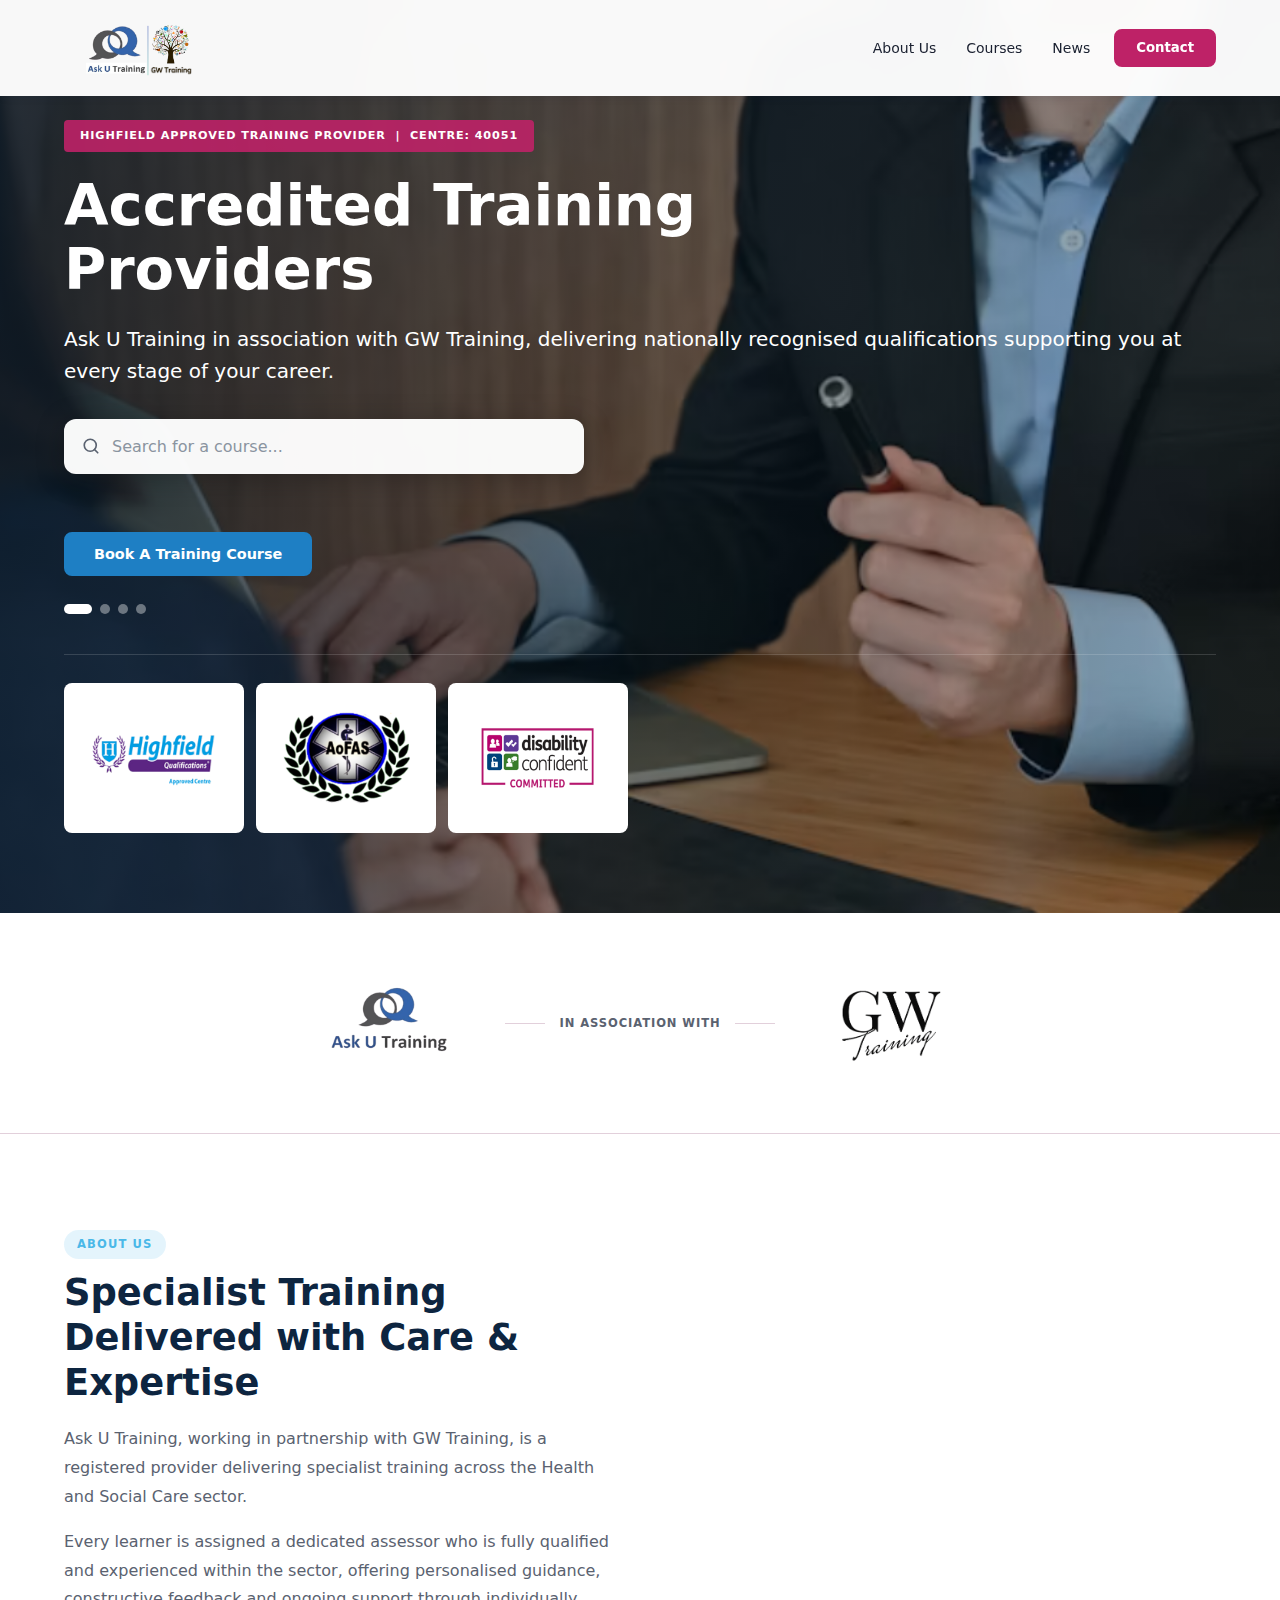
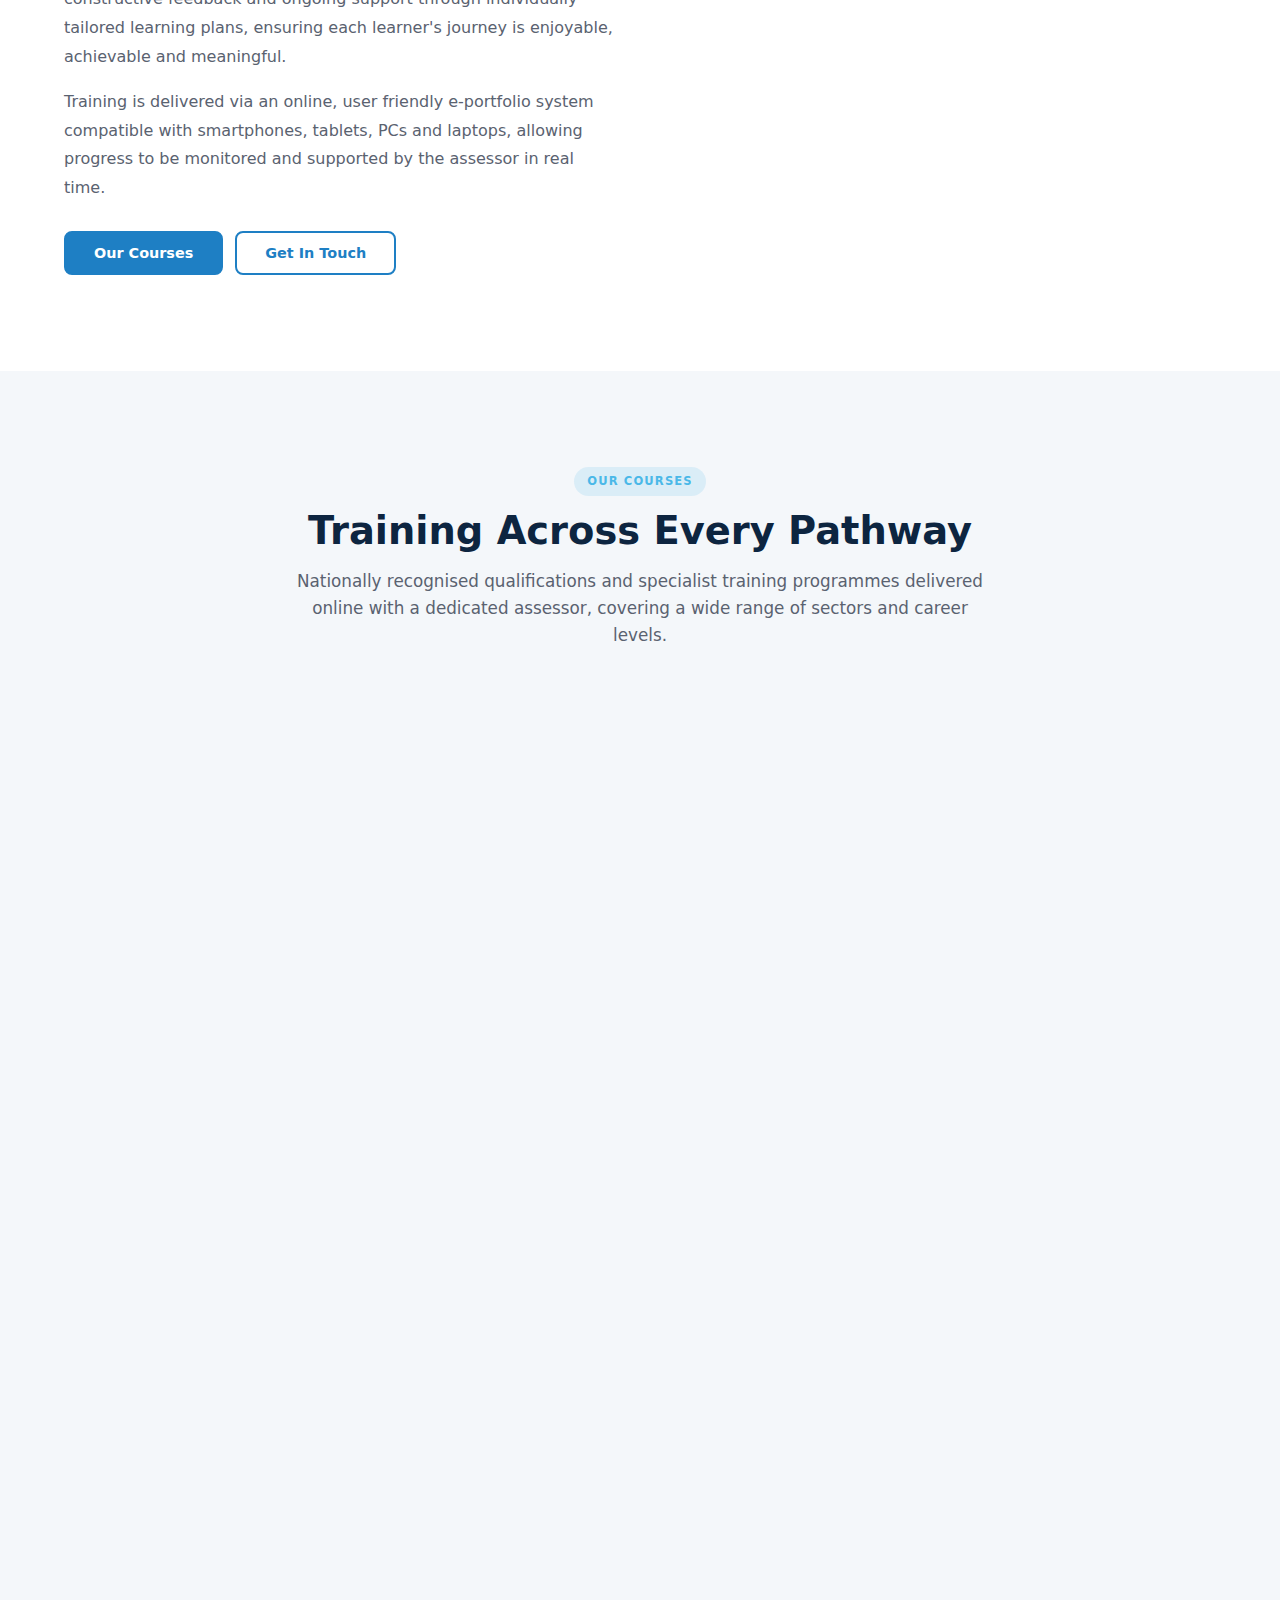
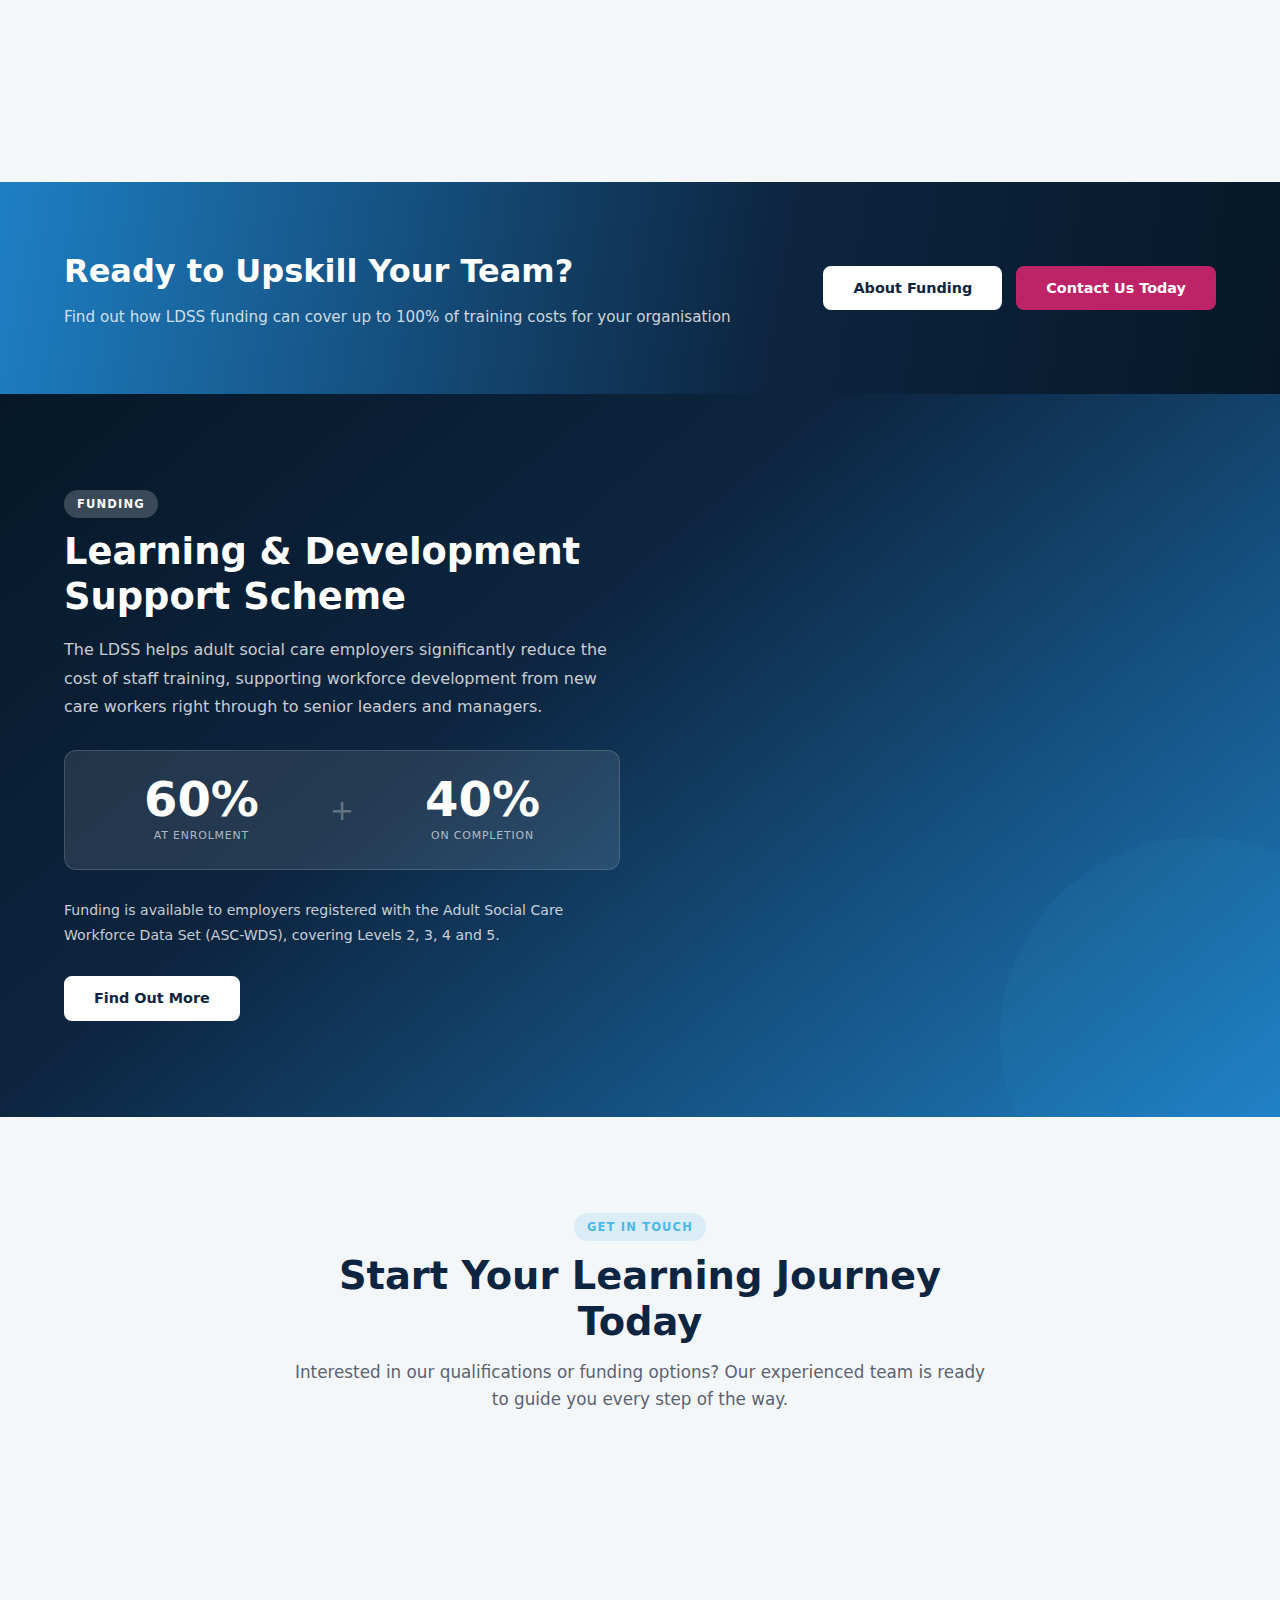
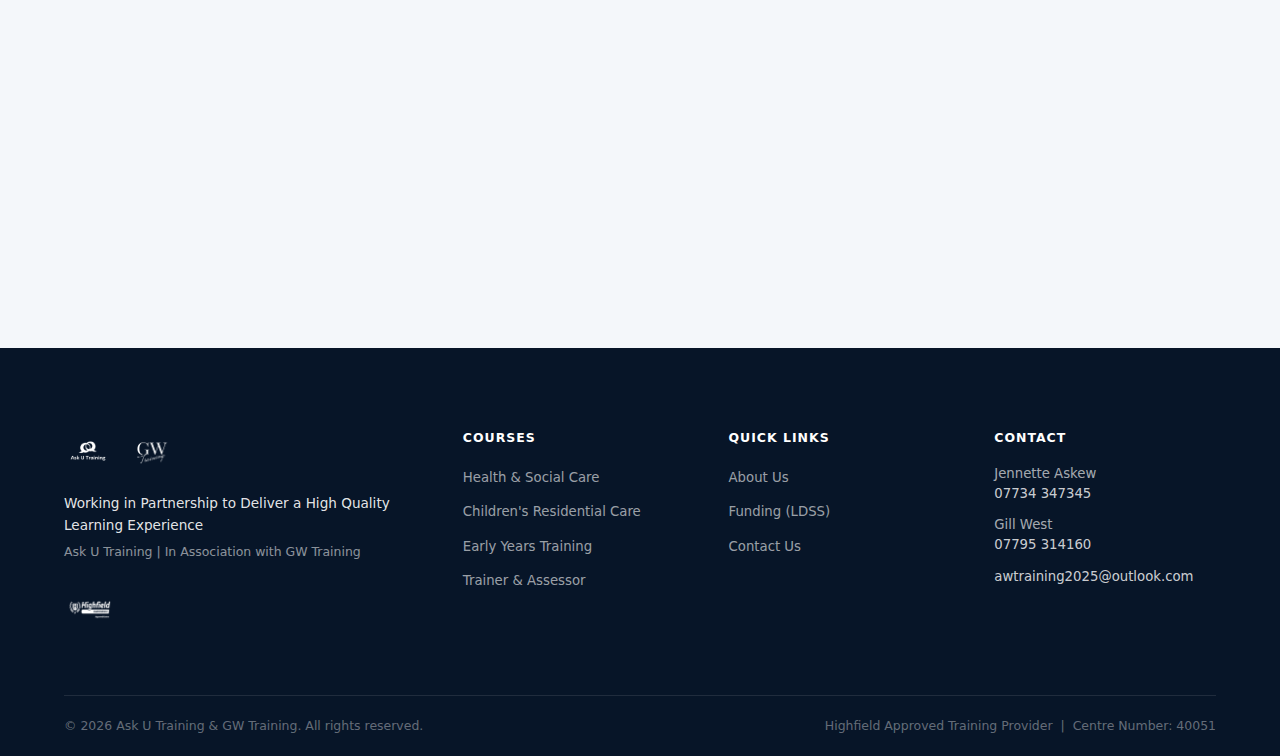
<file: index.html>
<!DOCTYPE html>
<html lang="en">
<head>
  <meta charset="UTF-8" />
  <meta name="viewport" content="width=device-width, initial-scale=1.0" />
  <title>Ask U Training | In Association with GW Training</title>
  <link rel="stylesheet" href="styles.css" />
</head>
<body>

  <!-- ========== HEADER / NAV ========== -->
  <header class="header" id="header">
    <nav class="nav container">

      <!-- Logo -->
            <a href="index.html" class="nav-logo">
        <img src="images/ask-u-training-gw-training-logo.svg" alt="Ask U Training in Association with GW Training" class="nav-logo-img">
      </a>

      <!-- Burger (mobile only) -->
      <button class="burger" id="burger" aria-label="Toggle navigation menu" aria-expanded="false">
        <span></span>
        <span></span>
        <span></span>
      </button>

      <!-- Nav Menu -->
      <ul class="nav-menu" id="navMenu">

        <li class="nav-item">
          <a href="#about" class="nav-link">About Us</a>
        </li>

        <!-- Courses dropdown -->
                        <li class="nav-item has-dropdown nav-item-split" id="qualDropdown">
          <span class="nav-link nav-courses-label">Courses</span>
          <button class="nav-toggle-btn" aria-label="Toggle Submenu" aria-expanded="false">
            <svg class="chevron" viewBox="0 0 24 24" fill="none" stroke="currentColor" stroke-width="2.5" stroke-linecap="round" stroke-linejoin="round"><polyline points="6 9 12 15 18 9"></polyline></svg>
          </button>
          <ul class="dropdown mega-menu" role="menu">
            <li class="mega-col">
              <a href="health-social-care.html" class="mega-col-header">Health &amp; Social Care<span class="mega-col-expand">+</span></a>
              <ul class="mega-course-list">
                <li><a href="health-social-care.html#epilepsy-awareness">Epilepsy Awareness Training</a></li>
                <li><a href="health-social-care.html#learning-disabilities">Learning Disabilities Awareness</a></li>
                <li><a href="health-social-care.html#oral-health-care">Oral Health Care Training</a></li>
              </ul>
            </li>
            <li class="mega-col">
              <a href="contact.html" class="mega-col-header">Health &amp; Safety</a>
            </li>
            <li class="mega-col">
              <a href="childrens-residential.html" class="mega-col-header">Child Care Training</a>
            </li>
            <li class="mega-col">
              <a href="early-years.html" class="mega-col-header">Childcare &amp; Education</a>
            </li>
            <li class="mega-col">
              <a href="contact.html" class="mega-col-header">Leadership, Management &amp; Business</a>
            </li>
            <li class="mega-col">
              <a href="contact.html" class="mega-col-header">Champions in Care Training</a>
            </li>
            <li class="mega-col">
              <a href="contact.html" class="mega-col-header">First Aid</a>
            </li>
            <li class="mega-col">
              <a href="diploma-training-courses-uk.html" class="mega-col-header">Diploma Training<span class="mega-col-expand">+</span></a>
              <ul class="mega-course-list">
                <li><a href="diploma-training-courses-uk.html#adult-care-diplomas">Adult Care Diplomas (Levels 2&ndash;5)</a></li>
                <li><a href="diploma-training-courses-uk.html#adult-care-unit-guidance">Adult Care Diploma Unit Guidance</a></li>
                <li><a href="diploma-training-courses-uk.html#residential-child-care">Residential Child Care Diplomas</a></li>
                <li><a href="diploma-training-courses-uk.html#teaching-learning-schools">Supporting Teaching &amp; Learning in Schools</a></li>
                <li><a href="diploma-training-courses-uk.html#teaching-learning-unit-guidance">Supporting Teaching &amp; Learning Unit Guidance</a></li>
                <li><a href="diploma-training-courses-uk.html#child-care-unit-guidance">Child Care Unit Support &amp; Guidance</a></li>
                <li><a href="diploma-training-courses-uk.html#management-diplomas">Management Diplomas</a></li>
                <li><a href="diploma-training-courses-uk.html#customer-service-diploma">Customer Service Diploma</a></li>
                <li><a href="diploma-training-courses-uk.html#business-admin-diploma">Business Administration Diploma</a></li>
                <li><a href="diploma-training-courses-uk.html#adult-social-care-certificate">Adult Social Care Certificate</a></li>
                <li><a href="diploma-training-courses-uk.html#early-years-educator">Early Years Educator (EYE) Diploma</a></li>
              </ul>
            </li>
          </ul>
        </li>

        <li class="nav-item">
          <a href="news.html" class="nav-link">News</a>
        </li>


        <li class="nav-item nav-cta-item">
          <a href="contact.html" class="btn btn-nav">Contact</a>
        </li>

      </ul>

      <!-- Mobile overlay -->
      <div class="nav-overlay" id="navOverlay"></div>
    </nav>
  </header>

  <!-- ========== HERO ========== -->
  <section class="hero" id="hero" aria-label="Hero section">

    <!-- Slideshow backgrounds -->
    <div class="hero-slideshow" aria-hidden="true">

      <div class="slide slide-1 active">
        <img src="images/health-care-trainer-card.png" alt="Health and social care professionals">
      </div>

      <div class="slide slide-2">
       <img src="images/adult-care-hero.jpg" alt="Health and social care professionals">
      </div>

      <div class="slide slide-3">
        <img src="images/leadership-management-hero.jpg" alt="Health and social care professionals">
      </div>

      <div class="slide slide-4">
        <img src="images/early-years-card.png" alt="Trainer and assessor professionals">
      </div>

    </div>

    <div class="hero-overlay" aria-hidden="true"></div>

    <div class="hero-content container">
      <span class="hero-badge">Highfield Approved Training Provider &nbsp;|&nbsp; Centre: 40051</span>
      <h1>Accredited Training Providers
      </h1>
      <p class="hero-text">Ask U Training in association with GW Training, delivering nationally recognised qualifications supporting you at every stage of your career.</p>
      <div class="hero-search">
        <div class="hero-search-box">
          <svg class="search-icon" viewBox="0 0 24 24" fill="none" stroke="currentColor" stroke-width="2.2" stroke-linecap="round" stroke-linejoin="round" aria-hidden="true">
            <circle cx="11" cy="11" r="8"></circle>
            <line x1="21" y1="21" x2="16.65" y2="16.65"></line>
          </svg>
          <input type="text" id="heroSearch" class="hero-search-input" placeholder="Search for a course..." autocomplete="off" aria-label="Search courses" aria-autocomplete="list" aria-controls="heroSearchResults">
        </div>
        <ul class="hero-search-results" id="heroSearchResults" hidden role="listbox"></ul>
      </div>
      <a href="contact.html" class="btn btn-primary hero-book-btn">Book A Training Course</a>
      <!-- Slide indicators -->
      <div class="hero-indicators" role="tablist" aria-label="Slide navigation">
        <button class="indicator active" data-slide="0" role="tab" aria-selected="true" aria-label="Slide 1"></button>
        <button class="indicator" data-slide="1" role="tab" aria-selected="false" aria-label="Slide 2"></button>
        <button class="indicator" data-slide="2" role="tab" aria-selected="false" aria-label="Slide 3"></button>
        <button class="indicator" data-slide="3" role="tab" aria-selected="false" aria-label="Slide 4"></button>
      </div>

      
      <!-- Accreditation trust strip -->
      <div class="hero-accred">
       
        <div class="hero-accred-items">
          
          <img src="images/highfield-qualifications-image.svg" alt="Highfield Qualifications" class="hero-accred-logo">
          <img src="images/AoFas-image.svg" alt="AoFas" class="hero-accred-logo">
          <img src="images/disability-confident-image.svg" alt="Disability Confident" class="hero-accred-logo">
        </div>
      </div>
    </div>

  </section>

  <!-- ========== PARTNERSHIP BANNER ========== -->
  <section class="partnership-banner" aria-label="Partnership logos">
    <div class="container">
      <div class="partner-logos">
        <div class="partner-logo">
          <img src="images/ask-u-training-logo.svg" alt="Ask U Training">
        </div>

        <div class="partner-divider">
          <span class="divider-line"></span>
          <span class="divider-text">In Association With</span>
          <span class="divider-line"></span>
        </div>

        <div class="partner-logo">
          <img src="images/gw-training-logo.svg" alt="GW Training logo">
        </div>

      </div>
    </div>
  </section>


  <!-- ========== ABOUT ========== -->
  <section class="about section" id="about">
    <div class="container">
      <div class="about-grid">

        <div class="about-content">
          <span class="section-tag">About Us</span>
          <h2>Specialist Training Delivered with Care &amp; Expertise</h2>
          <p>Ask U Training, working in partnership with GW Training, is a registered provider delivering specialist training across the Health and Social Care sector.</p>
          <p>Every learner is assigned a dedicated assessor who is fully qualified and experienced within the sector, offering personalised guidance, constructive feedback and ongoing support through individually tailored learning plans, ensuring each learner's journey is enjoyable, achievable and meaningful.</p>
          <p>Training is delivered via an online, user friendly e-portfolio system compatible with smartphones, tablets, PCs and laptops, allowing progress to be monitored and supported by the assessor in real time.</p>
          <div class="about-ctas">
            <a href="health-social-care.html" class="btn btn-primary">Our Courses</a>
            <a href="contact.html" class="btn btn-outline">Get In Touch</a>
          </div>
        </div>

        <div class="about-features">
          <div class="feature-card">
            <div class="feature-icon">
              <svg viewBox="0 0 24 24" fill="none" stroke="currentColor" stroke-width="2"><path d="M20 21v-2a4 4 0 0 0-4-4H8a4 4 0 0 0-4 4v2"/><circle cx="12" cy="7" r="4"/></svg>
            </div>
            <h3>Dedicated Assessors</h3>
            <p>Every learner has a fully qualified, sector experienced assessor providing personal support</p>
          </div>
          <div class="feature-card">
            <div class="feature-icon">
              <svg viewBox="0 0 24 24" fill="none" stroke="currentColor" stroke-width="2"><rect x="5" y="2" width="14" height="20" rx="2"/><line x1="12" y1="18" x2="12" y2="18"/></svg>
            </div>
            <h3>Digital E-Portfolio</h3>
            <p>User-friendly platform accessible on any device - smartphone, tablet, PC or laptop</p>
          </div>
          <div class="feature-card">
            <div class="feature-icon">
              <svg viewBox="0 0 24 24" fill="none" stroke="currentColor" stroke-width="2"><path d="M22 10v6M2 10l10-5 10 5-10 5z"/><path d="M6 12v5c3 3 9 3 12 0v-5"/></svg>
            </div>
            <h3>Nationally Recognised</h3>
            <p>Qualifications approved by Skills for Care, meeting national sector standards</p>
          </div>
          <div class="feature-card">
            <div class="feature-icon">
              <svg viewBox="0 0 24 24" fill="currentColor" stroke="none"><text x="12" y="17" text-anchor="middle" font-size="17" font-weight="700" font-family="Georgia,serif">&#163;</text></svg>
            </div>
            <h3>Funded Training</h3>
            <p>LDSS funding available - up to 100% of costs covered for eligible employers</p>
          </div>
        </div>

      </div>
    </div>
  </section>

  <!-- ========== QUALIFICATIONS ========== -->
  <section class="qualifications section" id="qualifications">
    <div class="container">

      <div class="section-header">
        <span class="section-tag">Our Courses</span>
        <h2>Training Across Every Pathway</h2>
        <p>Nationally recognised qualifications and specialist training programmes delivered online with a dedicated assessor, covering a wide range of sectors and career levels.</p>
      </div>

      <div class="qual-grid">

        <!-- Leadership / Management / Business -->
        <article class="qual-card" data-reveal="top">
          <div class="qual-img">
            <img src="images/leadership-management-hero.jpg" alt="Leadership and management training">
            <div class="qual-img-overlay"></div>
          </div>
          <div class="qual-body">
            <h3>Leadership, Management &amp; Business</h3>
            <p>Develop the leadership skills and business acumen needed to manage teams, drive performance and grow your organisation effectively.</p>
            <div class="qual-body-footer">
              <a href="contact.html" class="btn btn-outline">Enquire Now</a>
            </div>
          </div>
        </article>

        <!-- Health and Safety -->
        <article class="qual-card" data-reveal="top">
          <div class="qual-img">
            <img src="images/health-safety-training-image.webp" alt="Health and safety training">
            <div class="qual-img-overlay"></div>
          </div>
          <div class="qual-body">
            <h3>Health &amp; Safety</h3>
            <p>Nationally recognised Health &amp; Safety qualifications to ensure compliance, protect your workforce and meet regulatory requirements.</p>
            <div class="qual-body-footer">
              <a href="contact.html" class="btn btn-outline">Enquire Now</a>
            </div>
          </div>
        </article>

        <!-- Health and Social Care -->
        <article class="qual-card" data-reveal="top">
          <div class="qual-img">
            <img src="images/adult-care-card.png" alt="Health and social care professionals">
            <div class="qual-img-overlay">
              <span class="featured-tag">LDSS Funded</span>
            </div>
          </div>
          <div class="qual-body">
            <h3>Health &amp; Social Care</h3>
            <p>Nationally recognised qualifications, supporting frontline care workers through to registered managers, fully funded through LDSS.</p>
            <div class="qual-body-footer">
              <a href="health-social-care.html" class="btn btn-primary">View Courses</a>
            </div>
          </div>
        </article>

        <!-- Champions in Care Training -->
        <article class="qual-card" data-reveal="top">
          <div class="qual-img">
            <img src="images/adult-social-care-hero.png" alt="Champions in care training">
            <div class="qual-img-overlay"></div>
          </div>
          <div class="qual-body">
            <h3>Champions in Care Training</h3>
            <p>Specialist training for care champions, equipping them with the knowledge to embed best practice and drive quality improvements across your service.</p>
            <div class="qual-body-footer">
              <a href="contact.html" class="btn btn-outline">Enquire Now</a>
            </div>
          </div>
        </article>

        <!-- Child Care Training -->
        <article class="qual-card" data-reveal="top">
          <div class="qual-img">
            <img src="images/childrens-residential-home-card.png" alt="Child care training">
            <div class="qual-img-overlay"></div>
          </div>
          <div class="qual-body">
            <h3>Child Care Training</h3>
            <p>Qualifications for those working in children's residential and childcare settings, building the skills to support children and young people safely and effectively.</p>
            <div class="qual-body-footer">
              <a href="childrens-residential.html" class="btn btn-outline">View Courses</a>
            </div>
          </div>
        </article>

        <!-- Childcare and Education -->
        <article class="qual-card" data-reveal="top">
          <div class="qual-img">
            <img src="images/early-years-card.png" alt="Childcare and education">
            <div class="qual-img-overlay"></div>
          </div>
          <div class="qual-body">
            <h3>Childcare &amp; Education</h3>
            <p>Qualifications for Early Years practitioners from Level 3 Educator to Level 5 Lead Practitioner, supporting work with children from birth to 5 years.</p>
            <div class="qual-body-footer">
              <a href="early-years.html" class="btn btn-outline">View Courses</a>
            </div>
          </div>
        </article>

        <!-- First Aid -->
        <article class="qual-card" data-reveal="top">
          <div class="qual-img">
            <img src="images/first-aid-training-image.webp" alt="First aid training">
            <div class="qual-img-overlay"></div>
          </div>
          <div class="qual-body">
            <h3>First Aid</h3>
            <p>Essential First Aid qualifications covering Emergency First Aid, Paediatric First Aid and First Aid at Work for individuals and organisations.</p>
            <div class="qual-body-footer">
              <a href="contact.html" class="btn btn-outline">Enquire Now</a>
            </div>
          </div>
        </article>

        <!-- Diploma Training -->
        <article class="qual-card" data-reveal="top">
          <div class="qual-img">
            <img src="images/diploma-training.webp" alt="Diploma training">
            <div class="qual-img-overlay"></div>
          </div>
          <div class="qual-body">
            <h3>Diploma Training</h3>
            <p>Comprehensive diploma level qualifications providing in depth knowledge and competency across multiple sectors for nationally recognised credentials offering courses from Level 2 to Level 5.</p>
            <div class="qual-body-footer">
              <a href="diploma-training-courses-uk.html" class="btn btn-outline">View Diploma Courses</a>
            </div>
          </div>
        </article>

      </div>
    </div>
  </section>

    <!-- ========== CTA STRIP ========== -->
  <section class="cta-strip" aria-label="Call to action">
    <div class="container">
      <div class="cta-strip-inner">
        <div class="cta-strip-text">
          <h2>Ready to Upskill Your Team?</h2>
          <p>Find out how LDSS funding can cover up to 100% of training costs for your organisation</p>
        </div>
        <div class="cta-strip-actions">
          <a href="#funding" class="btn btn-white">About Funding</a>
          <a href="#contact" class="btn btn-amber">Contact Us Today</a>
        </div>
      </div>
    </div>
  </section>

  <!-- ========== FUNDING ========== -->
  <section class="funding section" id="funding">
    <div class="container">
      <div class="funding-grid">

        <div class="funding-content">
          <span class="section-tag light">Funding</span>
          <h2>Learning &amp; Development Support Scheme</h2>
          <p>The LDSS helps adult social care employers significantly reduce the cost of staff training, supporting workforce development from new care workers right through to senior leaders and managers.</p>

          <div class="funding-split">
            <div class="funding-amount">
              <span class="percent">60%</span>
              <span class="label">At Enrolment</span>
            </div>
            <div class="funding-plus">+</div>
            <div class="funding-amount">
              <span class="percent">40%</span>
              <span class="label">On Completion</span>
            </div>
          </div>

          <p class="funding-note">Funding is available to employers registered with the Adult Social Care Workforce Data Set (ASC-WDS), covering Levels 2, 3, 4 and 5.</p>
          <a href="#contact" class="btn btn-white">Find Out More</a>
        </div>

        <div class="funding-benefits">
          <div class="benefit">
            <div class="benefit-icon">
              <svg viewBox="0 0 24 24" fill="none" stroke="currentColor" stroke-width="2.5"><polyline points="20 6 9 17 4 12"/></svg>
            </div>
            <div>
              <h4>Workforce Development</h4>
              <p>Support your team's growth - from new starters to registered managers</p>
            </div>
          </div>
          <div class="benefit">
            <div class="benefit-icon">
              <svg viewBox="0 0 24 24" fill="none" stroke="currentColor" stroke-width="2.5"><polyline points="20 6 9 17 4 12"/></svg>
            </div>
            <div>
              <h4>Strengthens Compliance</h4>
              <p>Meet regulatory requirements with nationally recognised qualifications</p>
            </div>
          </div>
          <div class="benefit">
            <div class="benefit-icon">
              <svg viewBox="0 0 24 24" fill="none" stroke="currentColor" stroke-width="2.5"><polyline points="20 6 9 17 4 12"/></svg>
            </div>
            <div>
              <h4>Levels 2 - 5 Covered</h4>
              <p>Full pathway from frontline care worker to senior leader</p>
            </div>
          </div>
          <div class="benefit">
            <div class="benefit-icon">
              <svg viewBox="0 0 24 24" fill="none" stroke="currentColor" stroke-width="2.5"><polyline points="20 6 9 17 4 12"/></svg>
            </div>
            <div>
              <h4>Significant Cost Reduction</h4>
              <p>Employer funded training made affordable through government support</p>
            </div>
          </div>
        </div>

      </div>
    </div>
  </section>


  <!-- ========== CONTACT ========== -->
  <section class="contact section" id="contact">
    <div class="container">

      <div class="section-header">
        <span class="section-tag">Get In Touch</span>
        <h2>Start Your Learning Journey Today</h2>
        <p>Interested in our qualifications or funding options? Our experienced team is ready to guide you every step of the way.</p>
      </div>

      <div class="contact-grid">

        <div class="contact-card">
          <div class="contact-avatar">JA</div>
          <h3>Jennette Askew</h3>
          <p class="contact-role">Director of Compliance</p>
          <div class="contact-links">
            <a href="tel:07734347345" class="contact-link">
              <svg viewBox="0 0 24 24" fill="none" stroke="currentColor" stroke-width="2"><path d="M22 16.92v3a2 2 0 0 1-2.18 2 19.79 19.79 0 0 1-8.63-3.07A19.5 19.5 0 0 1 4.69 13a19.79 19.79 0 0 1-3.07-8.67A2 2 0 0 1 3.6 2h3a2 2 0 0 1 2 1.72 12.84 12.84 0 0 0 .7 2.81 2 2 0 0 1-.45 2.11L8.09 9.91a16 16 0 0 0 6 6l1.27-1.27a2 2 0 0 1 2.11-.45 12.84 12.84 0 0 0 2.81.7A2 2 0 0 1 22 16.92z"/></svg>
              07734 347345
            </a>
            <a href="mailto:jennetteaskew1@outlook.com" class="contact-link">
              <svg viewBox="0 0 24 24" fill="none" stroke="currentColor" stroke-width="2"><path d="M4 4h16c1.1 0 2 .9 2 2v12c0 1.1-.9 2-2 2H4c-1.1 0-2-.9-2-2V6c0-1.1.9-2 2-2z"/><polyline points="22,6 12,13 2,6"/></svg>
              jennetteaskew1@outlook.com
            </a>
          </div>
        </div>

        <div class="contact-card">
          <div class="contact-avatar">GW</div>
          <h3>Gill West</h3>
          <p class="contact-role">Director of Quality</p>
          <div class="contact-links">
            <a href="tel:07795314160" class="contact-link">
              <svg viewBox="0 0 24 24" fill="none" stroke="currentColor" stroke-width="2"><path d="M22 16.92v3a2 2 0 0 1-2.18 2 19.79 19.79 0 0 1-8.63-3.07A19.5 19.5 0 0 1 4.69 13a19.79 19.79 0 0 1-3.07-8.67A2 2 0 0 1 3.6 2h3a2 2 0 0 1 2 1.72 12.84 12.84 0 0 0 .7 2.81 2 2 0 0 1-.45 2.11L8.09 9.91a16 16 0 0 0 6 6l1.27-1.27a2 2 0 0 1 2.11-.45 12.84 12.84 0 0 0 2.81.7A2 2 0 0 1 22 16.92z"/></svg>
              07795 314160
            </a>
            <a href="mailto:awtraining2025@outlook.com" class="contact-link">
              <svg viewBox="0 0 24 24" fill="none" stroke="currentColor" stroke-width="2"><path d="M4 4h16c1.1 0 2 .9 2 2v12c0 1.1-.9 2-2 2H4c-1.1 0-2-.9-2-2V6c0-1.1.9-2 2-2z"/><polyline points="22,6 12,13 2,6"/></svg>
              awtraining2025@outlook.com
            </a>
          </div>
        </div>

        <div class="contact-other">
          <h3>Other Vocational Courses Available</h3>
          <p>We offer a wide range of vocational qualifications beyond Health &amp; Social Care. Are you interested in:</p>
          <ul>
            <li>Children's residential care</li>
            <li>Early years training</li>
            <li>Training to become a trainer or assessor</li>
          </ul>
          <p class="contact-other-sub">Get in touch to find out more about our full course portfolio, we'd love to hear from you!</p>
          <a href="mailto:awtraining2025@outlook.com" class="btn btn-primary">Send Us an Enquiry</a>
        </div>

      </div>
    </div>
  </section>

  <!-- ========== FOOTER ========== -->
  <footer class="footer">
    <div class="container">

      <div class="footer-grid">

        <div class="footer-brand">
          <div class="footer-logos">
            <img src="images/ask-u-training-logo.svg" alt="Ask U Training" class="footer-logo-img">
            <img src="images/gw-training-logo.svg" alt="GW Training" class="footer-logo-img">
          </div>
          <p class="footer-tagline">Working in Partnership to Deliver a High Quality Learning Experience</p>
          <p class="footer-sub">Ask U Training | In Association with GW Training</p>
          <div class="footer-accred-logos">
            <img src="images/highfield-qualifications-image.svg" alt="Highfield Qualifications" class="footer-accred-img">
          </div>
        </div>

                <div class="footer-links">
          <h4>Courses</h4>
          <ul>
            <li><a href="health-social-care.html">Health &amp; Social Care</a></li>
            <li><a href="childrens-residential.html">Children's Residential Care</a></li>
            <li><a href="early-years.html">Early Years Training</a></li>
            <li><a href="trainer-assessor.html">Trainer &amp; Assessor</a></li>
          </ul>
        </div>

        <div class="footer-links">
          <h4>Quick Links</h4>
          <ul>
            <li><a href="#about">About Us</a></li>
            <li><a href="#funding">Funding (LDSS)</a></li>
            <li><a href="#contact">Contact Us</a></li>
          </ul>
        </div>

        <div class="footer-contact">
          <h4>Contact</h4>
          <p>Jennette Askew<br><a href="tel:07734347345">07734 347345</a></p>
          <p>Gill West<br><a href="tel:07795314160">07795 314160</a></p>
          <p><a href="mailto:awtraining2025@outlook.com">awtraining2025@outlook.com</a></p>
        </div>

      </div>

      <div class="footer-bottom">
        <p>&copy; 2026 Ask U Training &amp; GW Training. All rights reserved.</p>
        <p>Highfield Approved Training Provider &nbsp;|&nbsp; Centre Number: 40051</p>
      </div>

    </div>
  </footer>

  <script src="main.js"></script>
</body>
</html>
</file>
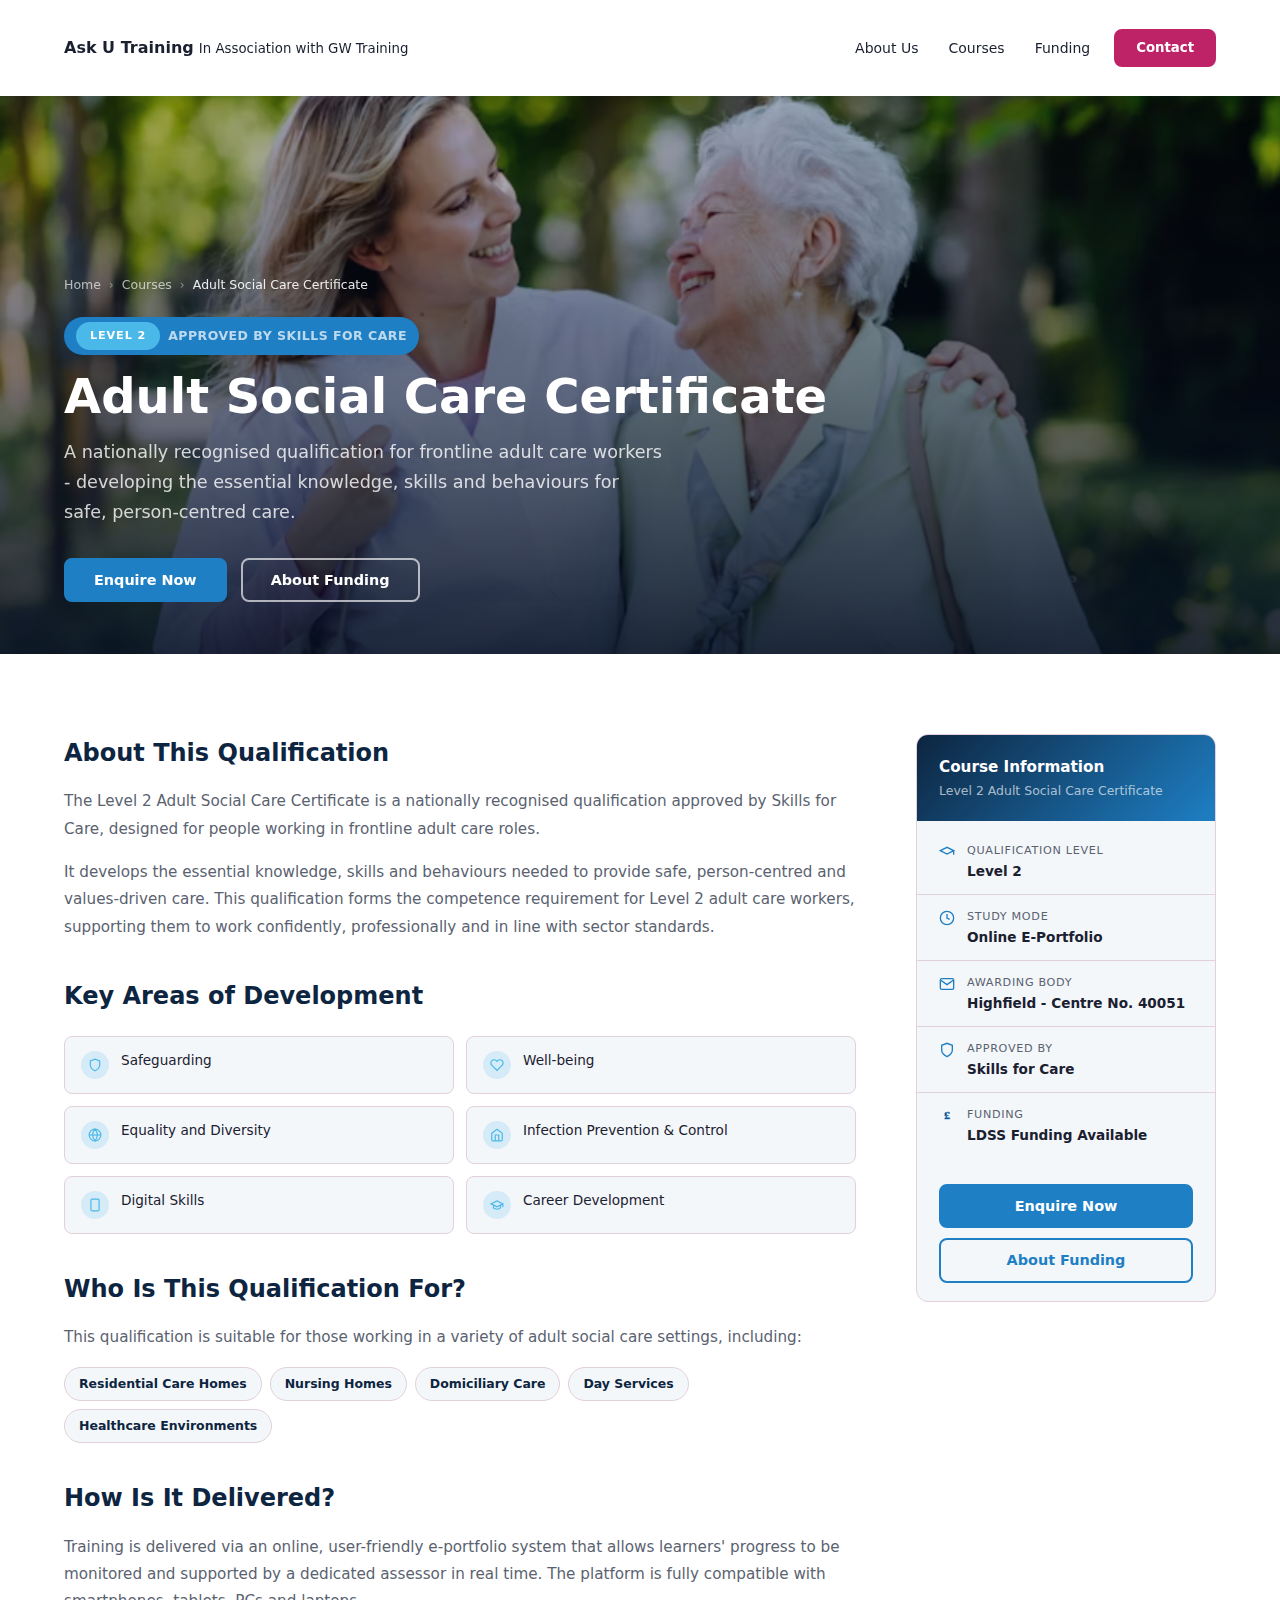
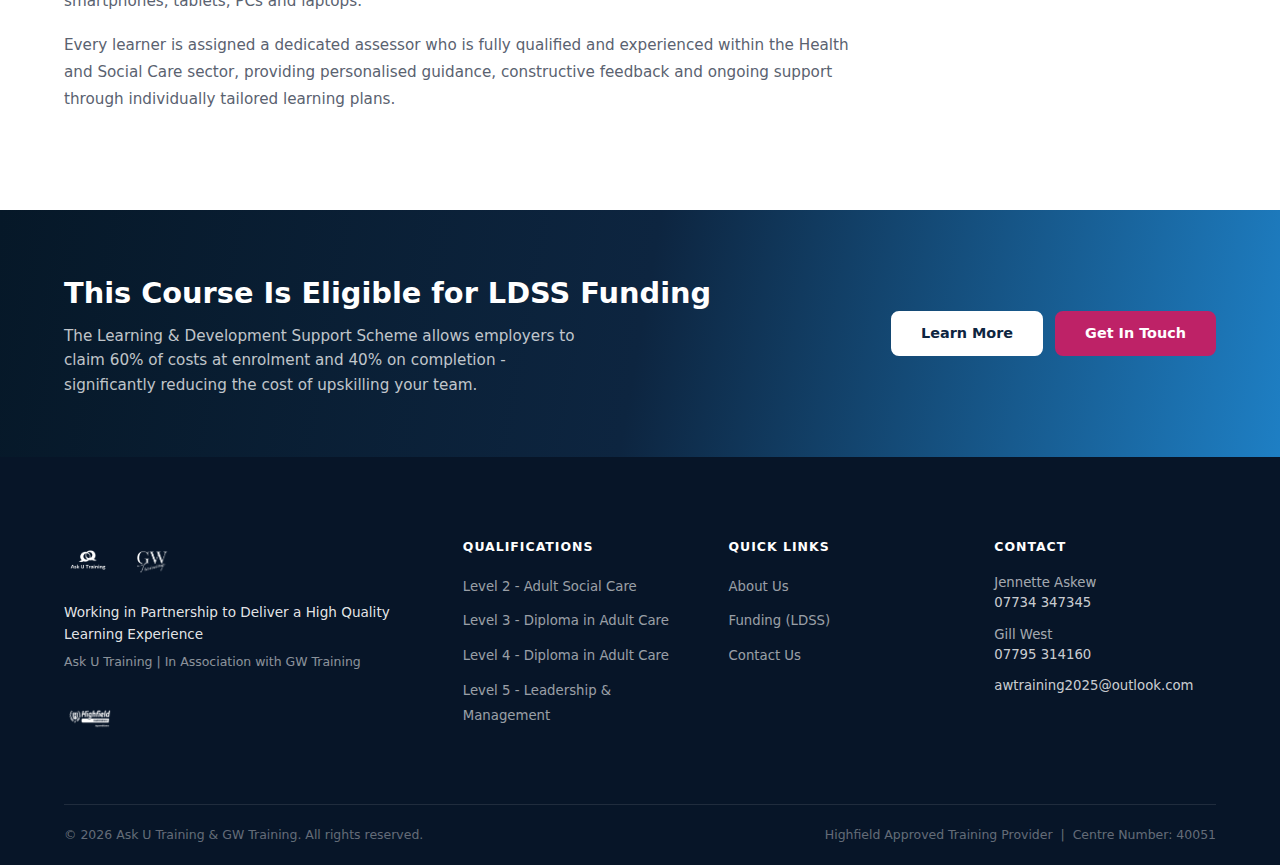
<file: adult-social-care-certificate.html>
<!DOCTYPE html>
<html lang="en">
<head>
  <meta charset="UTF-8" />
  <meta name="viewport" content="width=device-width, initial-scale=1.0" />
  <title>Level 2 Adult Social Care Certificate | Ask U Training</title>
  <link rel="stylesheet" href="styles.css" />
</head>
<body>

  <!-- ========== HEADER / NAV ========== -->
  <header class="header" id="header">
    <nav class="nav container">
      <a href="index.html" class="nav-logo">
        <div class="logo-text">
          <strong><span class="logo-name-primary">Ask U</span><span class="logo-name-secondary"> Training</span></strong>
          <small>In Association with GW Training</small>
        </div>
      </a>
      <button class="burger" id="burger" aria-label="Toggle navigation menu" aria-expanded="false">
        <span></span><span></span><span></span>
      </button>
      <ul class="nav-menu" id="navMenu">
        <li class="nav-item"><a href="index.html#about" class="nav-link">About Us</a></li>

        <li class="nav-item has-dropdown nav-item-split" id="qualDropdown">
          <a href="qualifications.html" class="nav-link">Courses</a>
          <button class="nav-toggle-btn" aria-label="Toggle Submenu" aria-expanded="false">
            <svg class="chevron" viewBox="0 0 24 24" fill="none" stroke="currentColor" stroke-width="2.5" stroke-linecap="round" stroke-linejoin="round"><polyline points="6 9 12 15 18 9"></polyline></svg>
          </button>
          <ul class="dropdown" role="menu">
            <!-- Health & Social Care -->
            <li class="has-submenu">
              <a href="#" class="submenu-toggle">Health &amp; Social Care <svg class="chevron" viewBox="0 0 24 24" fill="none" stroke="currentColor" stroke-width="2"><polyline points="6 9 12 15 18 9"></polyline></svg></a>
              <ul class="dropdown dropdown-submenu">
                <li><a href="adult-social-care-certificate.html">Level 2 - Adult Social Care Certificate</a></li>
                <li><a href="diploma-adult-care-level-3.html">Level 3 - Diploma in Adult Care</a></li>
                <li><a href="diploma-adult-care-level-4.html">Level 4 - Diploma in Adult Care</a></li>
                <li><a href="leadership-management-adult-care.html">Level 5 - Leadership &amp; Management</a></li>
              </ul>
            </li>
            <!-- Children's Residential -->
            <li class="has-submenu">
              <a href="#" class="submenu-toggle">Children's Residential Care <svg class="chevron" viewBox="0 0 24 24" fill="none" stroke="currentColor" stroke-width="2"><polyline points="6 9 12 15 18 9"></polyline></svg></a>
              <ul class="dropdown dropdown-submenu">
                <li><a href="qualifications.html#childrens">Residential Childcare Courses</a></li>
              </ul>
            </li>
            <!-- Early Years -->
            <li class="has-submenu">
              <a href="#" class="submenu-toggle">Early Years Training <svg class="chevron" viewBox="0 0 24 24" fill="none" stroke="currentColor" stroke-width="2"><polyline points="6 9 12 15 18 9"></polyline></svg></a>
              <ul class="dropdown dropdown-submenu">
                <li><a href="qualifications.html#early-years">Early Years Courses</a></li>
              </ul>
            </li>
            <!-- Trainer / Assessor -->
            <li class="has-submenu">
              <a href="#" class="submenu-toggle">Trainer &amp; Assessor <svg class="chevron" viewBox="0 0 24 24" fill="none" stroke="currentColor" stroke-width="2"><polyline points="6 9 12 15 18 9"></polyline></svg></a>
              <ul class="dropdown dropdown-submenu">
                <li><a href="qualifications.html#trainer">Education &amp; Training Courses</a></li>
              </ul>
            </li>
          </ul>
        </li>

        <li class="nav-item"><a href="index.html#funding" class="nav-link">Funding</a></li>
        <li class="nav-item nav-cta-item"><a href="contact.html" class="btn btn-nav">Contact</a></li>
      </ul>
      <div class="nav-overlay" id="navOverlay"></div>
    </nav>
  </header>

  <!-- ========== COURSE HERO ========== -->
  <section class="course-hero">

    <div class="course-hero-media">
      <img src="images/adult-social-care-hero.png" alt="Level 2 Adult Social Care Certificate">
    </div>

    <div class="course-hero-overlay"></div>

    <div class="course-hero-content container">
      <nav class="breadcrumb" aria-label="Breadcrumb">
        <a href="index.html">Home</a>
        <span>›</span>
        <a href="index.html#qualifications">Courses</a>
        <span>›</span>
        <span class="current">Adult Social Care Certificate</span>
      </nav>
      <div class="course-level-badge">
        <span class="badge">Level 2</span>
        <span class="approved">Approved by Skills for Care</span>
      </div>
      <h1>Adult Social Care Certificate</h1>
      <p class="course-hero-sub">A nationally recognised qualification for frontline adult care workers - developing the essential knowledge, skills and behaviours for safe, person-centred care.</p>
      <div class="course-hero-ctas">
        <a href="contact.html" class="btn btn-primary">Enquire Now</a>
        <a href="index.html#funding" class="btn btn-secondary">About Funding</a>
      </div>
    </div>

  </section>

  <!-- ========== COURSE BODY ========== -->
  <section class="course-body">
    <div class="container">
      <div class="course-body-grid">

        <!-- Main content -->
        <div class="course-main">

          <h2>About This Qualification</h2>
          <p>The Level 2 Adult Social Care Certificate is a nationally recognised qualification approved by Skills for Care, designed for people working in frontline adult care roles.</p>
          <p>It develops the essential knowledge, skills and behaviours needed to provide safe, person-centred and values-driven care. This qualification forms the competence requirement for Level 2 adult care workers, supporting them to work confidently, professionally and in line with sector standards.</p>

          <h2>Key Areas of Development</h2>
          <div class="key-areas-grid">
            <div class="key-area-item">
              <div class="kicon"><svg viewBox="0 0 24 24" fill="none" stroke="currentColor" stroke-width="2"><path d="M12 22s8-4 8-10V5l-8-3-8 3v7c0 6 8 10 8 10z"/></svg></div>
              <span>Safeguarding</span>
            </div>
            <div class="key-area-item">
              <div class="kicon"><svg viewBox="0 0 24 24" fill="none" stroke="currentColor" stroke-width="2"><path d="M20.84 4.61a5.5 5.5 0 0 0-7.78 0L12 5.67l-1.06-1.06a5.5 5.5 0 0 0-7.78 7.78l1.06 1.06L12 21.23l7.78-7.78 1.06-1.06a5.5 5.5 0 0 0 0-7.78z"/></svg></div>
              <span>Well-being</span>
            </div>
            <div class="key-area-item">
              <div class="kicon"><svg viewBox="0 0 24 24" fill="none" stroke="currentColor" stroke-width="2"><circle cx="12" cy="12" r="10"/><line x1="2" y1="12" x2="22" y2="12"/><path d="M12 2a15.3 15.3 0 0 1 4 10 15.3 15.3 0 0 1-4 10 15.3 15.3 0 0 1-4-10 15.3 15.3 0 0 1 4-10z"/></svg></div>
              <span>Equality and Diversity</span>
            </div>
            <div class="key-area-item">
              <div class="kicon"><svg viewBox="0 0 24 24" fill="none" stroke="currentColor" stroke-width="2"><path d="M3 9l9-7 9 7v11a2 2 0 0 1-2 2H5a2 2 0 0 1-2-2z"/><polyline points="9 22 9 12 15 12 15 22"/></svg></div>
              <span>Infection Prevention &amp; Control</span>
            </div>
            <div class="key-area-item">
              <div class="kicon"><svg viewBox="0 0 24 24" fill="none" stroke="currentColor" stroke-width="2"><rect x="5" y="2" width="14" height="20" rx="2"/><line x1="12" y1="18" x2="12" y2="18"/></svg></div>
              <span>Digital Skills</span>
            </div>
            <div class="key-area-item">
              <div class="kicon"><svg viewBox="0 0 24 24" fill="none" stroke="currentColor" stroke-width="2"><path d="M22 10v6M2 10l10-5 10 5-10 5z"/><path d="M6 12v5c3 3 9 3 12 0v-5"/></svg></div>
              <span>Career Development</span>
            </div>
          </div>

          <h2>Who Is This Qualification For?</h2>
          <p>This qualification is suitable for those working in a variety of adult social care settings, including:</p>
          <div class="suitable-tags">
            <span class="suitable-tag">Residential Care Homes</span>
            <span class="suitable-tag">Nursing Homes</span>
            <span class="suitable-tag">Domiciliary Care</span>
            <span class="suitable-tag">Day Services</span>
            <span class="suitable-tag">Healthcare Environments</span>
          </div>

          <h2>How Is It Delivered?</h2>
          <p>Training is delivered via an online, user-friendly e-portfolio system that allows learners' progress to be monitored and supported by a dedicated assessor in real time. The platform is fully compatible with smartphones, tablets, PCs and laptops.</p>
          <p>Every learner is assigned a dedicated assessor who is fully qualified and experienced within the Health and Social Care sector, providing personalised guidance, constructive feedback and ongoing support through individually tailored learning plans.</p>

        </div>

        <!-- Sidebar -->
        <aside class="course-sidebar">
          <div class="course-info-panel">
            <div class="course-info-panel-header">
              <h3>Course Information</h3>
              <p>Level 2 Adult Social Care Certificate</p>
            </div>
            <div class="course-info-list">
              <div class="course-info-row">
                <svg viewBox="0 0 24 24" fill="none" stroke="currentColor" stroke-width="2"><path d="M22 10v6M2 10l10-5 10 5-10 5z"/></svg>
                <div>
                  <div class="info-label">Qualification Level</div>
                  <div class="info-value">Level 2</div>
                </div>
              </div>
              <div class="course-info-row">
                <svg viewBox="0 0 24 24" fill="none" stroke="currentColor" stroke-width="2"><circle cx="12" cy="12" r="10"/><polyline points="12 6 12 12 16 14"/></svg>
                <div>
                  <div class="info-label">Study Mode</div>
                  <div class="info-value">Online E-Portfolio</div>
                </div>
              </div>
              <div class="course-info-row">
                <svg viewBox="0 0 24 24" fill="none" stroke="currentColor" stroke-width="2"><path d="M4 4h16c1.1 0 2 .9 2 2v12c0 1.1-.9 2-2 2H4c-1.1 0-2-.9-2-2V6c0-1.1.9-2 2-2z"/><polyline points="22,6 12,13 2,6"/></svg>
                <div>
                  <div class="info-label">Awarding Body</div>
                  <div class="info-value">Highfield - Centre No. 40051</div>
                </div>
              </div>
              <div class="course-info-row">
                <svg viewBox="0 0 24 24" fill="none" stroke="currentColor" stroke-width="2"><path d="M12 22s8-4 8-10V5l-8-3-8 3v7c0 6 8 10 8 10z"/></svg>
                <div>
                  <div class="info-label">Approved By</div>
                  <div class="info-value">Skills for Care</div>
                </div>
              </div>
              <div class="course-info-row">
                <svg viewBox="0 0 24 24" fill="currentColor" stroke="none"><text x="12" y="17" text-anchor="middle" font-size="17" font-weight="700" font-family="Georgia,serif">&#163;</text></svg>
                <div>
                  <div class="info-label">Funding</div>
                  <div class="info-value">LDSS Funding Available</div>
                </div>
              </div>
            </div>
            <div class="course-info-cta">
              <a href="contact.html" class="btn btn-primary">Enquire Now</a>
              <a href="index.html#funding" class="btn btn-outline">About Funding</a>
            </div>
          </div>
        </aside>

      </div>
    </div>
  </section>

  <!-- ========== FUNDING CALLOUT ========== -->
  <section class="course-funding-banner">
    <div class="container">
      <div class="course-funding-inner">
        <div>
          <h2>This Course Is Eligible for LDSS Funding</h2>
          <p>The Learning &amp; Development Support Scheme allows employers to claim 60% of costs at enrolment and 40% on completion - significantly reducing the cost of upskilling your team.</p>
        </div>
        <div class="course-funding-actions">
          <a href="index.html#funding" class="btn btn-white">Learn More</a>
          <a href="contact.html" class="btn btn-amber">Get In Touch</a>
        </div>
      </div>
    </div>
  </section>

   <!-- ========== FOOTER ========== -->
  <footer class="footer">
    <div class="container">

      <div class="footer-grid">

        <div class="footer-brand">
          <div class="footer-logos">
            <img src="images/ask-u-training-logo.svg" alt="Ask U Training" class="footer-logo-img">
            <img src="images/gw-training-logo.svg" alt="GW Training" class="footer-logo-img">
          </div>
          <p class="footer-tagline">Working in Partnership to Deliver a High Quality Learning Experience</p>
          <p class="footer-sub">Ask U Training | In Association with GW Training</p>
          <div class="footer-accred-logos">
            <img src="images/highfield-qualifications-image.svg" alt="Highfield Qualifications" class="footer-accred-img">
          </div>
        </div>

        <div class="footer-links">
          <h4>Qualifications</h4>
          <ul>
            <li><a href="adult-social-care-certificate.html">Level 2 - Adult Social Care</a></li>
            <li><a href="diploma-adult-care-level-3.html">Level 3 - Diploma in Adult Care</a></li>
            <li><a href="diploma-adult-care-level-4.html">Level 4 - Diploma in Adult Care</a></li>
            <li><a href="leadership-management-adult-care.html">Level 5 - Leadership &amp; Management</a></li>
          </ul>
        </div>

        <div class="footer-links">
          <h4>Quick Links</h4>
          <ul>
            <li><a href="#about">About Us</a></li>
            <li><a href="#funding">Funding (LDSS)</a></li>
            <li><a href="#contact">Contact Us</a></li>
          </ul>
        </div>

        <div class="footer-contact">
          <h4>Contact</h4>
          <p>Jennette Askew<br><a href="tel:07734347345">07734 347345</a></p>
          <p>Gill West<br><a href="tel:07795314160">07795 314160</a></p>
          <p><a href="mailto:awtraining2025@outlook.com">awtraining2025@outlook.com</a></p>
        </div>

      </div>

      <div class="footer-bottom">
        <p>&copy; 2026 Ask U Training &amp; GW Training. All rights reserved.</p>
        <p>Highfield Approved Training Provider &nbsp;|&nbsp; Centre Number: 40051</p>
      </div>

    </div>
  </footer>
  <script src="main.js"></script>
</body>
</html>
</file>
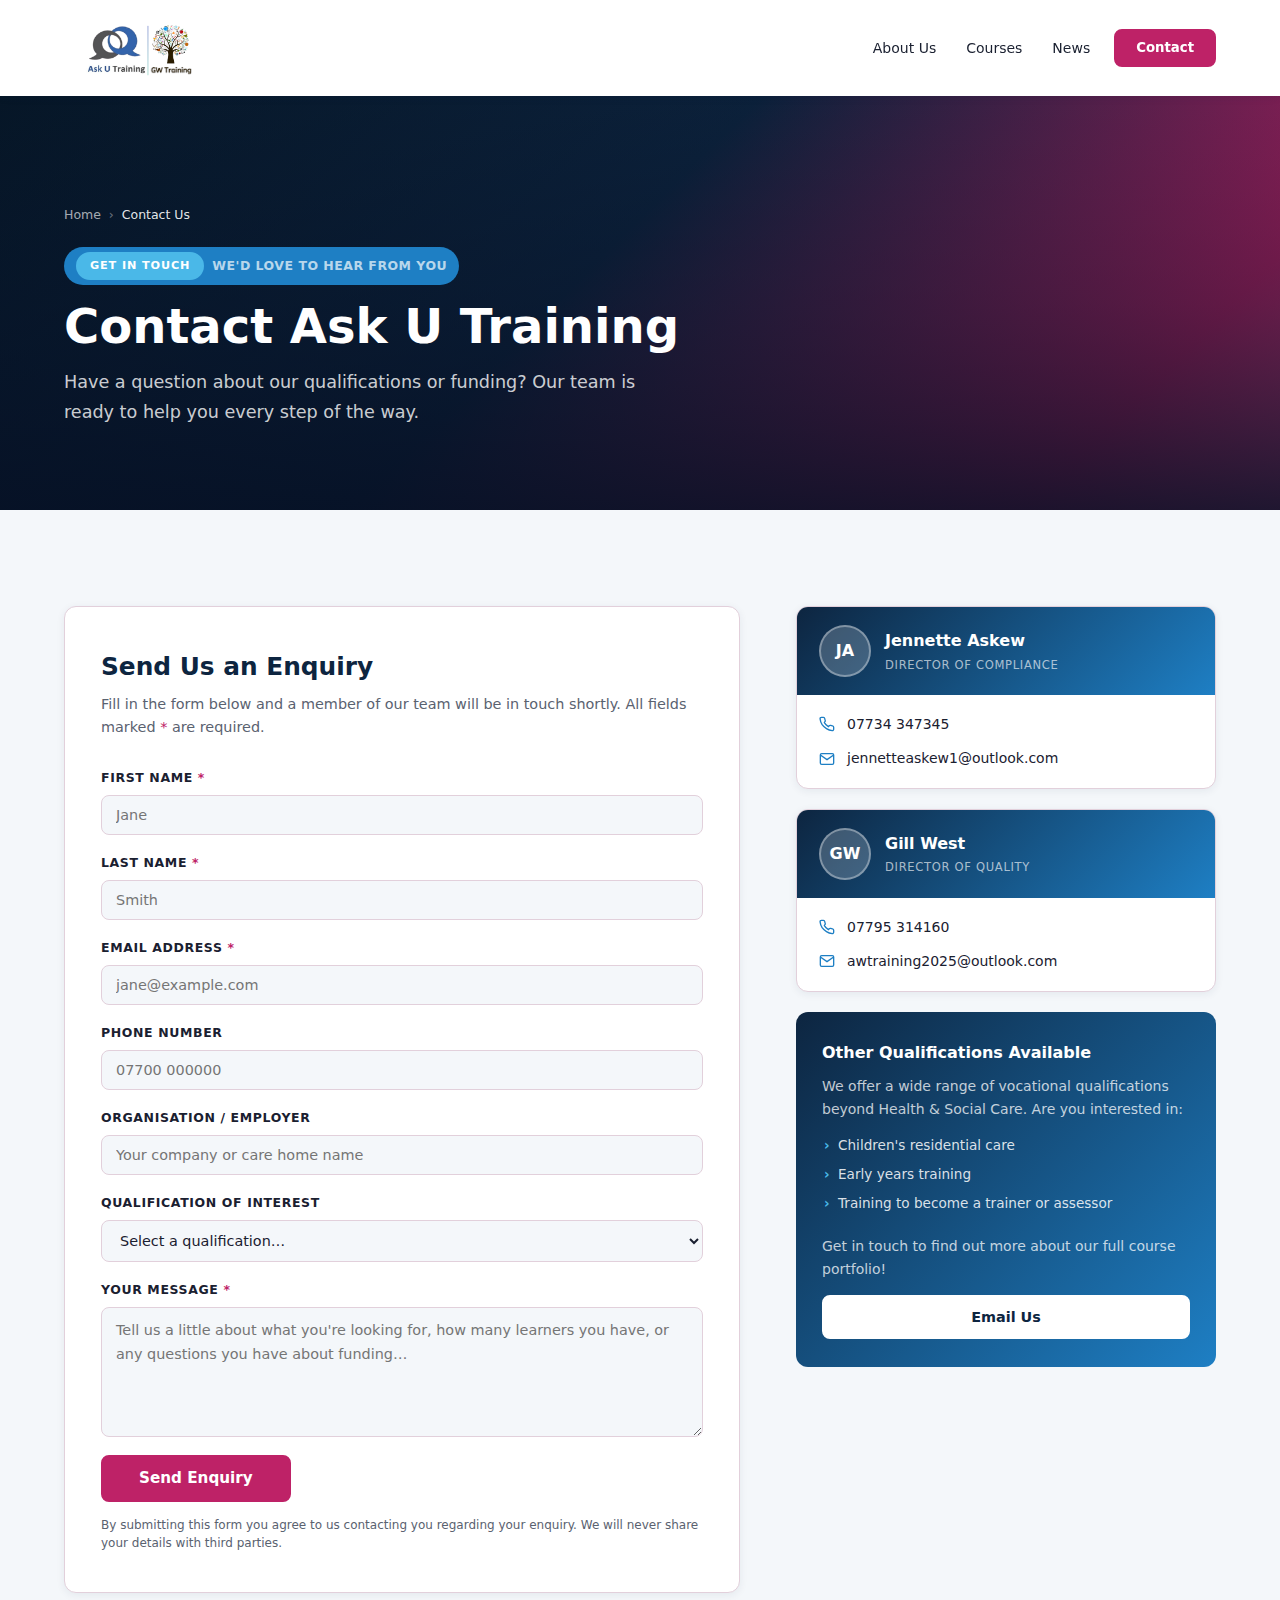
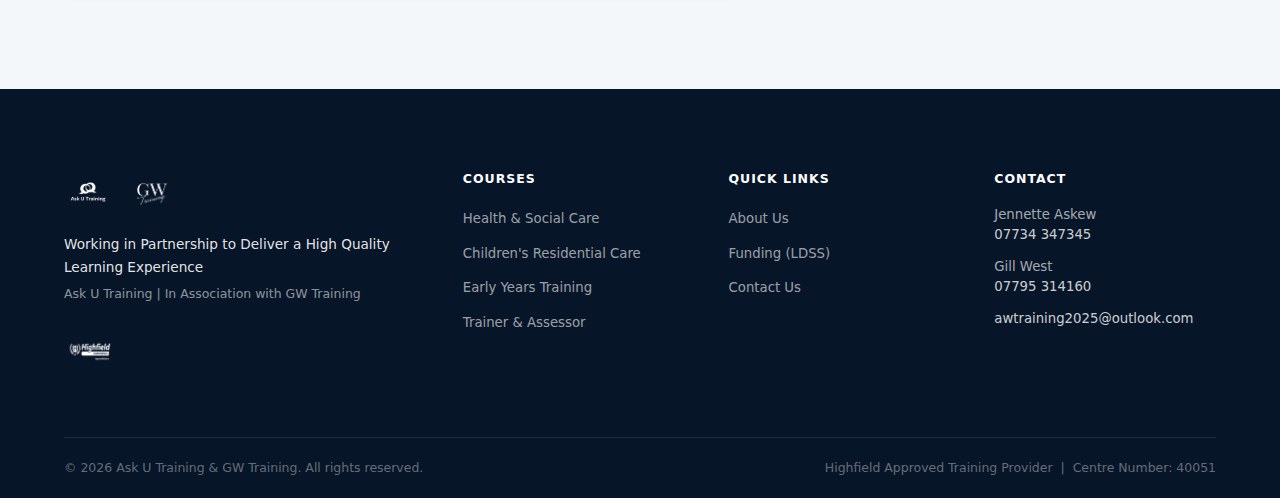
<file: contact.html>
<!DOCTYPE html>
<html lang="en">
<head>
  <meta charset="UTF-8" />
  <meta name="viewport" content="width=device-width, initial-scale=1.0" />
  <title>Contact Us | Ask U Training</title>
  <link rel="stylesheet" href="styles.css" /></head>
<body>

  <!-- ========== HEADER / NAV ========== -->
  <header class="header" id="header">
    <nav class="nav container">
            <a href="index.html" class="nav-logo">
        <img src="images/ask-u-training-gw-training-logo.svg" alt="Ask U Training in Association with GW Training" class="nav-logo-img">
      </a>
      <button class="burger" id="burger" aria-label="Toggle navigation menu" aria-expanded="false">
        <span></span><span></span><span></span>
      </button>
      <ul class="nav-menu" id="navMenu">
        <li class="nav-item"><a href="index.html#about" class="nav-link">About Us</a></li>

                        <li class="nav-item has-dropdown nav-item-split" id="qualDropdown">
          <span class="nav-link nav-courses-label">Courses</span>
          <button class="nav-toggle-btn" aria-label="Toggle Submenu" aria-expanded="false">
            <svg class="chevron" viewBox="0 0 24 24" fill="none" stroke="currentColor" stroke-width="2.5" stroke-linecap="round" stroke-linejoin="round"><polyline points="6 9 12 15 18 9"></polyline></svg>
          </button>
          <ul class="dropdown mega-menu" role="menu">
            <li class="mega-col">
              <a href="health-social-care.html" class="mega-col-header">Health &amp; Social Care<span class="mega-col-expand">+</span></a>
              <ul class="mega-course-list">
                <li><a href="health-social-care.html#epilepsy-awareness">Epilepsy Awareness Training</a></li>
                <li><a href="health-social-care.html#learning-disabilities">Learning Disabilities Awareness</a></li>
                <li><a href="health-social-care.html#oral-health-care">Oral Health Care Training</a></li>
              </ul>
            </li>
            <li class="mega-col">
              <a href="contact.html" class="mega-col-header">Health &amp; Safety</a>
            </li>
            <li class="mega-col">
              <a href="childrens-residential.html" class="mega-col-header">Child Care Training</a>
            </li>
            <li class="mega-col">
              <a href="early-years.html" class="mega-col-header">Childcare &amp; Education</a>
            </li>
            <li class="mega-col">
              <a href="contact.html" class="mega-col-header">Leadership, Management &amp; Business</a>
            </li>
            <li class="mega-col">
              <a href="contact.html" class="mega-col-header">Champions in Care Training</a>
            </li>
            <li class="mega-col">
              <a href="contact.html" class="mega-col-header">First Aid</a>
            </li>
            <li class="mega-col">
              <a href="diploma-training-courses-uk.html" class="mega-col-header">Diploma Training<span class="mega-col-expand">+</span></a>
              <ul class="mega-course-list">
                <li><a href="diploma-training-courses-uk.html#adult-care-diplomas">Adult Care Diplomas (Levels 2&ndash;5)</a></li>
                <li><a href="diploma-training-courses-uk.html#adult-care-unit-guidance">Adult Care Diploma Unit Guidance</a></li>
                <li><a href="diploma-training-courses-uk.html#residential-child-care">Residential Child Care Diplomas</a></li>
                <li><a href="diploma-training-courses-uk.html#teaching-learning-schools">Supporting Teaching &amp; Learning in Schools</a></li>
                <li><a href="diploma-training-courses-uk.html#teaching-learning-unit-guidance">Supporting Teaching &amp; Learning Unit Guidance</a></li>
                <li><a href="diploma-training-courses-uk.html#child-care-unit-guidance">Child Care Unit Support &amp; Guidance</a></li>
                <li><a href="diploma-training-courses-uk.html#management-diplomas">Management Diplomas</a></li>
                <li><a href="diploma-training-courses-uk.html#customer-service-diploma">Customer Service Diploma</a></li>
                <li><a href="diploma-training-courses-uk.html#business-admin-diploma">Business Administration Diploma</a></li>
                <li><a href="diploma-training-courses-uk.html#adult-social-care-certificate">Adult Social Care Certificate</a></li>
                <li><a href="diploma-training-courses-uk.html#early-years-educator">Early Years Educator (EYE) Diploma</a></li>
              </ul>
            </li>
          </ul>
        </li>

        <li class="nav-item"><a href="news.html" class="nav-link">News</a></li>
        <li class="nav-item nav-cta-item"><a href="contact.html" class="btn btn-nav">Contact</a></li>
      </ul>
      <div class="nav-overlay" id="navOverlay"></div>
    </nav>
  </header>

  <!-- ========== CONTACT HERO ========== -->
  <section class="contact-page-hero">

    <div class="course-hero-media">
      <div class="course-hero-img-fallback"></div>
    </div>

    <div class="course-hero-overlay"></div>

    <div class="course-hero-content container">
      <nav class="breadcrumb" aria-label="Breadcrumb">
        <a href="index.html">Home</a>
        <span>›</span>
        <span class="current">Contact Us</span>
      </nav>
      <div class="course-level-badge">
        <span class="badge">Get In Touch</span>
        <span class="approved">We'd love to hear from you</span>
      </div>
      <h1>Contact Ask U Training</h1>
      <p class="course-hero-sub">Have a question about our qualifications or funding? Our team is ready to help you every step of the way.</p>
    </div>

  </section>

 
 

  <!-- ========== MAIN CONTACT SECTION ========== -->
  <section class="contact-page-section">
    <div class="container">
      <div class="contact-page-grid">

        <!-- Enquiry Form -->
        <div class="contact-form-wrap">
          <h2>Send Us an Enquiry</h2>
          <p>Fill in the form below and a member of our team will be in touch shortly. All fields marked <span style="color:var(--amber)">*</span> are required.</p>

          <!--
            FORM SETUP NOTE:
            To make this form submit emails, either:
            1. Replace action="..." with your server-side form handler URL, or
            2. Use a service like Formspree: action="https://formspree.io/f/YOUR_ID"
            The mailto fallback below will open the user's email client.
          -->
          <form action="mailto:awtraining2025@outlook.com" method="POST" enctype="text/plain" novalidate>

            <div class="form-group">
              <label for="first-name">First Name <span>*</span></label>
              <input type="text" id="first-name" name="first_name" placeholder="Jane" required />
            </div>

            <div class="form-group">
              <label for="last-name">Last Name <span>*</span></label>
              <input type="text" id="last-name" name="last_name" placeholder="Smith" required />
            </div>

            <div class="form-group">
              <label for="email">Email Address <span>*</span></label>
              <input type="email" id="email" name="email" placeholder="jane@example.com" required />
            </div>

            <div class="form-group">
              <label for="phone">Phone Number</label>
              <input type="tel" id="phone" name="phone" placeholder="07700 000000" />
            </div>

            <div class="form-group">
              <label for="organisation">Organisation / Employer</label>
              <input type="text" id="organisation" name="organisation" placeholder="Your company or care home name" />
            </div>

            <div class="form-group">
              <label for="course">Qualification of Interest</label>
              <select id="course" name="course">
                <option value="" disabled selected>Select a qualification…</option>
                <option value="level2">Level 2 - Adult Social Care Certificate</option>
                <option value="level3">Level 3 - Diploma in Adult Care</option>
                <option value="level4">Level 4 - Diploma in Adult Care</option>
                <option value="level5">Level 5 - Leadership &amp; Management for Adult Care</option>
                <option value="other">Other / Not sure yet</option>
              </select>
            </div>

            <div class="form-group">
              <label for="message">Your Message <span>*</span></label>
              <textarea id="message" name="message" placeholder="Tell us a little about what you're looking for, how many learners you have, or any questions you have about funding…" required></textarea>
            </div>

            <div class="form-submit">
              <button type="submit" class="btn btn-amber">Send Enquiry</button>
              <p class="form-note">By submitting this form you agree to us contacting you regarding your enquiry. We will never share your details with third parties.</p>
            </div>

          </form>
        </div>

        <!-- Sidebar -->
        <aside class="contact-sidebar">

          <!-- Jennette Askew -->
          <div class="contact-info-card">
            <div class="contact-info-card-header">
              <div class="contact-avatar-lg">JA</div>
              <div>
                <h3>Jennette Askew</h3>
                <p>Director of Compliance</p>
              </div>
            </div>
            <div class="contact-info-body">
              <div class="contact-info-row">
                <svg viewBox="0 0 24 24" fill="none" stroke="currentColor" stroke-width="2"><path d="M22 16.92v3a2 2 0 0 1-2.18 2 19.79 19.79 0 0 1-8.63-3.07A19.5 19.5 0 0 1 4.69 13a19.79 19.79 0 0 1-3.07-8.67A2 2 0 0 1 3.6 2h3a2 2 0 0 1 2 1.72 12.84 12.84 0 0 0 .7 2.81 2 2 0 0 1-.45 2.11L8.09 9.91a16 16 0 0 0 6 6l1.27-1.27a2 2 0 0 1 2.11-.45 12.84 12.84 0 0 0 2.81.7A2 2 0 0 1 22 16.92z"/></svg>
                <a href="tel:07734347345">07734 347345</a>
              </div>
              <div class="contact-info-row">
                <svg viewBox="0 0 24 24" fill="none" stroke="currentColor" stroke-width="2"><path d="M4 4h16c1.1 0 2 .9 2 2v12c0 1.1-.9 2-2 2H4c-1.1 0-2-.9-2-2V6c0-1.1.9-2 2-2z"/><polyline points="22,6 12,13 2,6"/></svg>
                <a href="mailto:jennetteaskew1@outlook.com">jennetteaskew1@outlook.com</a>
              </div>
            </div>
          </div>

          <!-- Gill West -->
          <div class="contact-info-card">
            <div class="contact-info-card-header">
              <div class="contact-avatar-lg">GW</div>
              <div>
                <h3>Gill West</h3>
                <p>Director of Quality</p>
              </div>
            </div>
            <div class="contact-info-body">
              <div class="contact-info-row">
                <svg viewBox="0 0 24 24" fill="none" stroke="currentColor" stroke-width="2"><path d="M22 16.92v3a2 2 0 0 1-2.18 2 19.79 19.79 0 0 1-8.63-3.07A19.5 19.5 0 0 1 4.69 13a19.79 19.79 0 0 1-3.07-8.67A2 2 0 0 1 3.6 2h3a2 2 0 0 1 2 1.72 12.84 12.84 0 0 0 .7 2.81 2 2 0 0 1-.45 2.11L8.09 9.91a16 16 0 0 0 6 6l1.27-1.27a2 2 0 0 1 2.11-.45 12.84 12.84 0 0 0 2.81.7A2 2 0 0 1 22 16.92z"/></svg>
                <a href="tel:07795314160">07795 314160</a>
              </div>
              <div class="contact-info-row">
                <svg viewBox="0 0 24 24" fill="none" stroke="currentColor" stroke-width="2"><path d="M4 4h16c1.1 0 2 .9 2 2v12c0 1.1-.9 2-2 2H4c-1.1 0-2-.9-2-2V6c0-1.1.9-2 2-2z"/><polyline points="22,6 12,13 2,6"/></svg>
                <a href="mailto:awtraining2025@outlook.com">awtraining2025@outlook.com</a>
              </div>
            </div>
          </div>

          <!-- Other courses -->
          <div class="other-courses-card">
            <h3>Other Qualifications Available</h3>
            <p>We offer a wide range of vocational qualifications beyond Health &amp; Social Care. Are you interested in:</p>
            <ul>
              <li>Children's residential care</li>
              <li>Early years training</li>
              <li>Training to become a trainer or assessor</li>
            </ul>
            <p>Get in touch to find out more about our full course portfolio!</p>
            <a href="mailto:awtraining2025@outlook.com" class="btn btn-white">Email Us</a>
          </div>

        </aside>

      </div>
    </div>
  </section>

  <!-- ========== FOOTER ========== -->
  <footer class="footer">
    <div class="container">

      <div class="footer-grid">

        <div class="footer-brand">
          <div class="footer-logos">
            <img src="images/ask-u-training-logo.svg" alt="Ask U Training" class="footer-logo-img">
            <img src="images/gw-training-logo.svg" alt="GW Training" class="footer-logo-img">
          </div>
          <p class="footer-tagline">Working in Partnership to Deliver a High Quality Learning Experience</p>
          <p class="footer-sub">Ask U Training | In Association with GW Training</p>
          <div class="footer-accred-logos">
            <img src="images/highfield-qualifications-image.svg" alt="Highfield Qualifications" class="footer-accred-img">
          </div>
        </div>

                <div class="footer-links">
          <h4>Courses</h4>
          <ul>
            <li><a href="health-social-care.html">Health &amp; Social Care</a></li>
            <li><a href="childrens-residential.html">Children's Residential Care</a></li>
            <li><a href="early-years.html">Early Years Training</a></li>
            <li><a href="trainer-assessor.html">Trainer &amp; Assessor</a></li>
          </ul>
        </div>

        <div class="footer-links">
          <h4>Quick Links</h4>
          <ul>
            <li><a href="#about">About Us</a></li>
            <li><a href="#funding">Funding (LDSS)</a></li>
            <li><a href="#contact">Contact Us</a></li>
          </ul>
        </div>

        <div class="footer-contact">
          <h4>Contact</h4>
          <p>Jennette Askew<br><a href="tel:07734347345">07734 347345</a></p>
          <p>Gill West<br><a href="tel:07795314160">07795 314160</a></p>
          <p><a href="mailto:awtraining2025@outlook.com">awtraining2025@outlook.com</a></p>
        </div>

      </div>

      <div class="footer-bottom">
        <p>&copy; 2026 Ask U Training &amp; GW Training. All rights reserved.</p>
        <p>Highfield Approved Training Provider &nbsp;|&nbsp; Centre Number: 40051</p>
      </div>

    </div>
  </footer>

  <script src="main.js"></script>
</body>
</html>
</file>
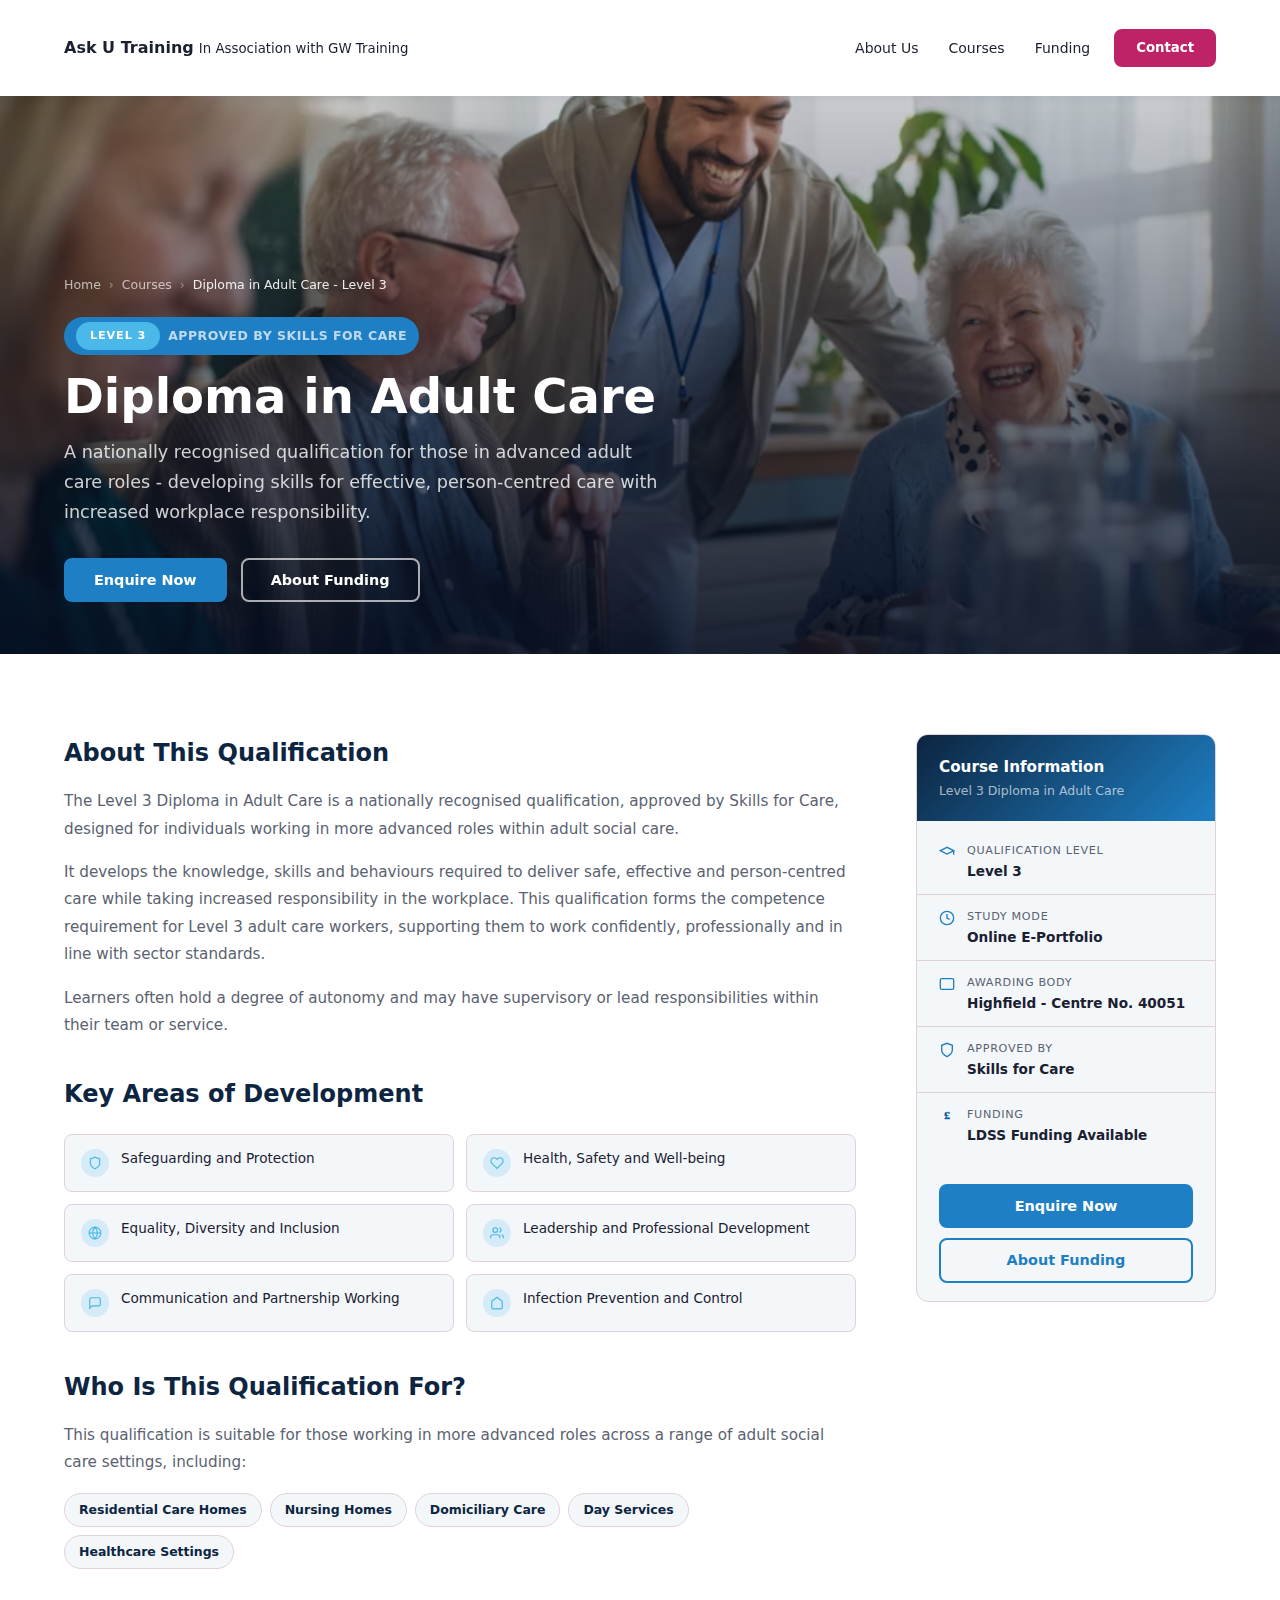
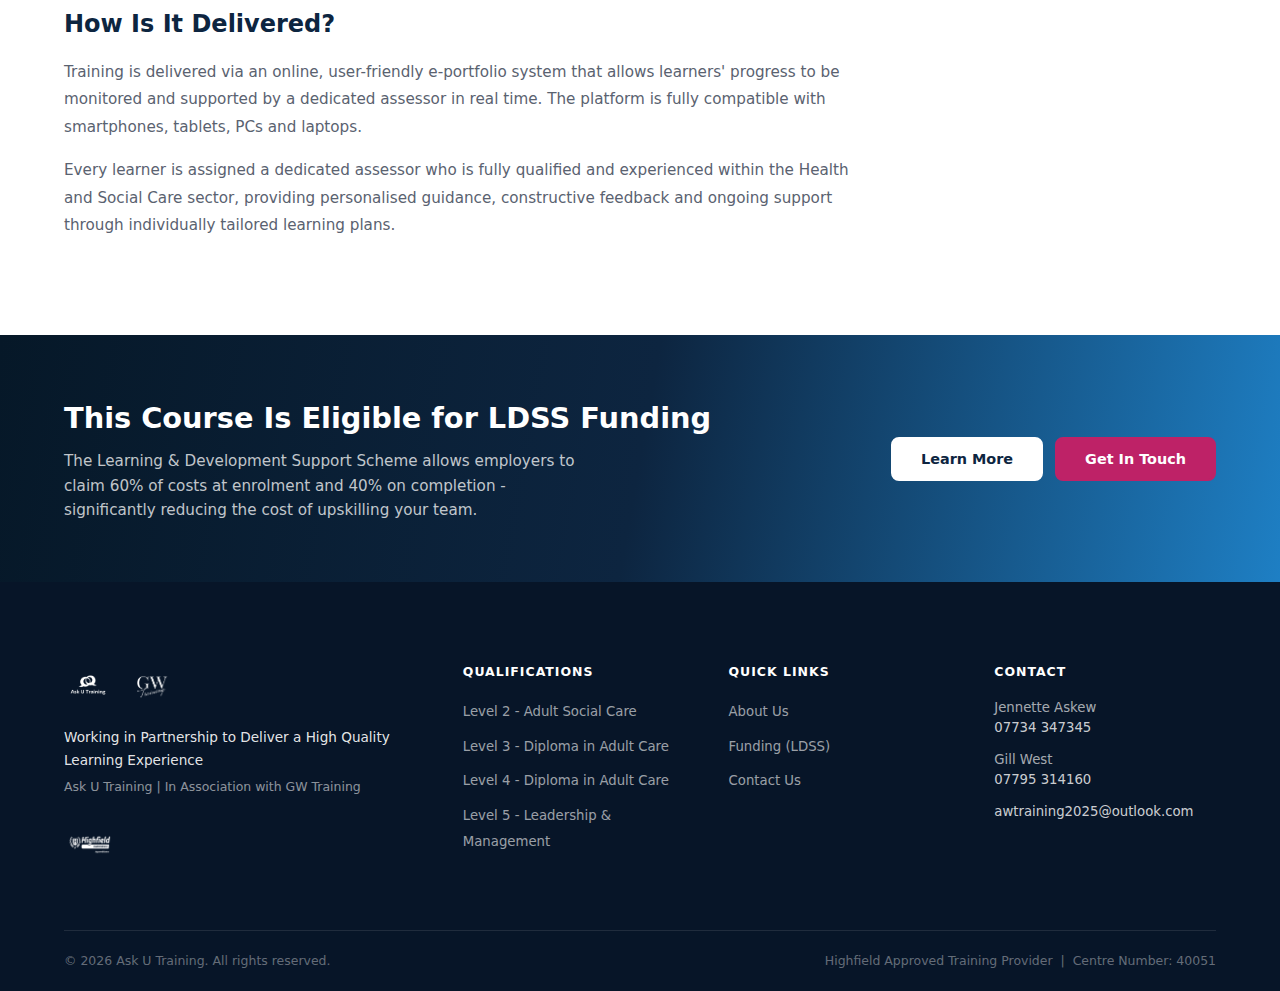
<file: diploma-adult-care-level-3.html>
<!DOCTYPE html>
<html lang="en">
<head>
  <meta charset="UTF-8" />
  <meta name="viewport" content="width=device-width, initial-scale=1.0" />
  <title>Level 3 Diploma in Adult Care | Ask U Training</title>
  <link rel="stylesheet" href="styles.css" />
</head>
<body>

  <!-- ========== HEADER / NAV ========== -->
  <header class="header" id="header">
    <nav class="nav container">
      <a href="index.html" class="nav-logo">
        <div class="logo-text">
          <strong><span class="logo-name-primary">Ask U</span><span class="logo-name-secondary"> Training</span></strong>
          <small>In Association with GW Training</small>
        </div>
      </a>
      <button class="burger" id="burger" aria-label="Toggle navigation menu" aria-expanded="false">
        <span></span><span></span><span></span>
      </button>
      <ul class="nav-menu" id="navMenu">
        <li class="nav-item"><a href="index.html#about" class="nav-link">About Us</a></li>

        <li class="nav-item has-dropdown nav-item-split" id="qualDropdown">
          <a href="qualifications.html" class="nav-link">Courses</a>
          <button class="nav-toggle-btn" aria-label="Toggle Submenu" aria-expanded="false">
            <svg class="chevron" viewBox="0 0 24 24" fill="none" stroke="currentColor" stroke-width="2.5" stroke-linecap="round" stroke-linejoin="round"><polyline points="6 9 12 15 18 9"></polyline></svg>
          </button>
          <ul class="dropdown" role="menu">
            <!-- Health & Social Care -->
            <li class="has-submenu">
              <a href="#" class="submenu-toggle">Health &amp; Social Care <svg class="chevron" viewBox="0 0 24 24" fill="none" stroke="currentColor" stroke-width="2"><polyline points="6 9 12 15 18 9"></polyline></svg></a>
              <ul class="dropdown dropdown-submenu">
                <li><a href="adult-social-care-certificate.html">Level 2 - Adult Social Care Certificate</a></li>
                <li><a href="diploma-adult-care-level-3.html">Level 3 - Diploma in Adult Care</a></li>
                <li><a href="diploma-adult-care-level-4.html">Level 4 - Diploma in Adult Care</a></li>
                <li><a href="leadership-management-adult-care.html">Level 5 - Leadership &amp; Management</a></li>
              </ul>
            </li>
            <!-- Children's Residential -->
            <li class="has-submenu">
              <a href="#" class="submenu-toggle">Children's Residential Care <svg class="chevron" viewBox="0 0 24 24" fill="none" stroke="currentColor" stroke-width="2"><polyline points="6 9 12 15 18 9"></polyline></svg></a>
              <ul class="dropdown dropdown-submenu">
                <li><a href="qualifications.html#childrens">Residential Childcare Courses</a></li>
              </ul>
            </li>
            <!-- Early Years -->
            <li class="has-submenu">
              <a href="#" class="submenu-toggle">Early Years Training <svg class="chevron" viewBox="0 0 24 24" fill="none" stroke="currentColor" stroke-width="2"><polyline points="6 9 12 15 18 9"></polyline></svg></a>
              <ul class="dropdown dropdown-submenu">
                <li><a href="qualifications.html#early-years">Early Years Courses</a></li>
              </ul>
            </li>
            <!-- Trainer / Assessor -->
            <li class="has-submenu">
              <a href="#" class="submenu-toggle">Trainer &amp; Assessor <svg class="chevron" viewBox="0 0 24 24" fill="none" stroke="currentColor" stroke-width="2"><polyline points="6 9 12 15 18 9"></polyline></svg></a>
              <ul class="dropdown dropdown-submenu">
                <li><a href="qualifications.html#trainer">Education &amp; Training Courses</a></li>
              </ul>
            </li>
          </ul>
        </li>

        <li class="nav-item"><a href="index.html#funding" class="nav-link">Funding</a></li>
        <li class="nav-item nav-cta-item"><a href="contact.html" class="btn btn-nav">Contact</a></li>
      </ul>
      <div class="nav-overlay" id="navOverlay"></div>
    </nav>
  </header>

  <!-- ========== COURSE HERO ========== -->
  <section class="course-hero">

    <div class="course-hero-media">
      <img src="images/diploma-in-adult-care-L3-hero.png" alt="Course Hero Image - Diploma in Adult Care"/>
    </div>

    <div class="course-hero-overlay"></div>

    <div class="course-hero-content container">
      <nav class="breadcrumb" aria-label="Breadcrumb">
        <a href="index.html">Home</a>
        <span>›</span>
        <a href="index.html#qualifications">Courses</a>
        <span>›</span>
        <span class="current">Diploma in Adult Care - Level 3</span>
      </nav>
      <div class="course-level-badge">
        <span class="badge">Level 3</span>
        <span class="approved">Approved by Skills for Care</span>
      </div>
      <h1>Diploma in Adult Care</h1>
      <p class="course-hero-sub">A nationally recognised qualification for those in advanced adult care roles - developing skills for effective, person-centred care with increased workplace responsibility.</p>
      <div class="course-hero-ctas">
        <a href="contact.html" class="btn btn-primary">Enquire Now</a>
        <a href="index.html#funding" class="btn btn-secondary">About Funding</a>
      </div>
    </div>

  </section>

  <!-- ========== COURSE BODY ========== -->
  <section class="course-body">
    <div class="container">
      <div class="course-body-grid">

        <!-- Main content -->
        <div class="course-main">

          <h2>About This Qualification</h2>
          <p>The Level 3 Diploma in Adult Care is a nationally recognised qualification, approved by Skills for Care, designed for individuals working in more advanced roles within adult social care.</p>
          <p>It develops the knowledge, skills and behaviours required to deliver safe, effective and person-centred care while taking increased responsibility in the workplace. This qualification forms the competence requirement for Level 3 adult care workers, supporting them to work confidently, professionally and in line with sector standards.</p>
          <p>Learners often hold a degree of autonomy and may have supervisory or lead responsibilities within their team or service.</p>

          <h2>Key Areas of Development</h2>
          <div class="key-areas-grid">
            <div class="key-area-item">
              <div class="kicon"><svg viewBox="0 0 24 24" fill="none" stroke="currentColor" stroke-width="2"><path d="M12 22s8-4 8-10V5l-8-3-8 3v7c0 6 8 10 8 10z"/></svg></div>
              <span>Safeguarding and Protection</span>
            </div>
            <div class="key-area-item">
              <div class="kicon"><svg viewBox="0 0 24 24" fill="none" stroke="currentColor" stroke-width="2"><path d="M20.84 4.61a5.5 5.5 0 0 0-7.78 0L12 5.67l-1.06-1.06a5.5 5.5 0 0 0-7.78 7.78l1.06 1.06L12 21.23l7.78-7.78 1.06-1.06a5.5 5.5 0 0 0 0-7.78z"/></svg></div>
              <span>Health, Safety and Well-being</span>
            </div>
            <div class="key-area-item">
              <div class="kicon"><svg viewBox="0 0 24 24" fill="none" stroke="currentColor" stroke-width="2"><circle cx="12" cy="12" r="10"/><line x1="2" y1="12" x2="22" y2="12"/><path d="M12 2a15.3 15.3 0 0 1 4 10 15.3 15.3 0 0 1-4 10 15.3 15.3 0 0 1-4-10 15.3 15.3 0 0 1 4-10z"/></svg></div>
              <span>Equality, Diversity and Inclusion</span>
            </div>
            <div class="key-area-item">
              <div class="kicon"><svg viewBox="0 0 24 24" fill="none" stroke="currentColor" stroke-width="2"><path d="M17 21v-2a4 4 0 0 0-4-4H5a4 4 0 0 0-4 4v2"/><circle cx="9" cy="7" r="4"/><path d="M23 21v-2a4 4 0 0 0-3-3.87"/><path d="M16 3.13a4 4 0 0 1 0 7.75"/></svg></div>
              <span>Leadership and Professional Development</span>
            </div>
            <div class="key-area-item">
              <div class="kicon"><svg viewBox="0 0 24 24" fill="none" stroke="currentColor" stroke-width="2"><path d="M21 15a2 2 0 0 1-2 2H7l-4 4V5a2 2 0 0 1 2-2h14a2 2 0 0 1 2 2z"/></svg></div>
              <span>Communication and Partnership Working</span>
            </div>
            <div class="key-area-item">
              <div class="kicon"><svg viewBox="0 0 24 24" fill="none" stroke="currentColor" stroke-width="2"><path d="M3 9l9-7 9 7v11a2 2 0 0 1-2 2H5a2 2 0 0 1-2-2z"/></svg></div>
              <span>Infection Prevention and Control</span>
            </div>
          </div>

          <h2>Who Is This Qualification For?</h2>
          <p>This qualification is suitable for those working in more advanced roles across a range of adult social care settings, including:</p>
          <div class="suitable-tags">
            <span class="suitable-tag">Residential Care Homes</span>
            <span class="suitable-tag">Nursing Homes</span>
            <span class="suitable-tag">Domiciliary Care</span>
            <span class="suitable-tag">Day Services</span>
            <span class="suitable-tag">Healthcare Settings</span>
          </div>

          <h2>How Is It Delivered?</h2>
          <p>Training is delivered via an online, user-friendly e-portfolio system that allows learners' progress to be monitored and supported by a dedicated assessor in real time. The platform is fully compatible with smartphones, tablets, PCs and laptops.</p>
          <p>Every learner is assigned a dedicated assessor who is fully qualified and experienced within the Health and Social Care sector, providing personalised guidance, constructive feedback and ongoing support through individually tailored learning plans.</p>

        </div>

        <!-- Sidebar -->
        <aside class="course-sidebar">
          <div class="course-info-panel">
            <div class="course-info-panel-header">
              <h3>Course Information</h3>
              <p>Level 3 Diploma in Adult Care</p>
            </div>
            <div class="course-info-list">
              <div class="course-info-row">
                <svg viewBox="0 0 24 24" fill="none" stroke="currentColor" stroke-width="2"><path d="M22 10v6M2 10l10-5 10 5-10 5z"/></svg>
                <div>
                  <div class="info-label">Qualification Level</div>
                  <div class="info-value">Level 3</div>
                </div>
              </div>
              <div class="course-info-row">
                <svg viewBox="0 0 24 24" fill="none" stroke="currentColor" stroke-width="2"><circle cx="12" cy="12" r="10"/><polyline points="12 6 12 12 16 14"/></svg>
                <div>
                  <div class="info-label">Study Mode</div>
                  <div class="info-value">Online E-Portfolio</div>
                </div>
              </div>
              <div class="course-info-row">
                <svg viewBox="0 0 24 24" fill="none" stroke="currentColor" stroke-width="2"><path d="M4 4h16c1.1 0 2 .9 2 2v12c0 1.1-.9 2-2 2H4c-1.1 0-2-.9-2-2V6c0-1.1.9-2 2-2z"/></svg>
                <div>
                  <div class="info-label">Awarding Body</div>
                  <div class="info-value">Highfield - Centre No. 40051</div>
                </div>
              </div>
              <div class="course-info-row">
                <svg viewBox="0 0 24 24" fill="none" stroke="currentColor" stroke-width="2"><path d="M12 22s8-4 8-10V5l-8-3-8 3v7c0 6 8 10 8 10z"/></svg>
                <div>
                  <div class="info-label">Approved By</div>
                  <div class="info-value">Skills for Care</div>
                </div>
              </div>
              <div class="course-info-row">
                <svg viewBox="0 0 24 24" fill="currentColor" stroke="none"><text x="12" y="17" text-anchor="middle" font-size="17" font-weight="700" font-family="Georgia,serif">&#163;</text></svg>
                <div>
                  <div class="info-label">Funding</div>
                  <div class="info-value">LDSS Funding Available</div>
                </div>
              </div>
            </div>
            <div class="course-info-cta">
              <a href="contact.html" class="btn btn-primary">Enquire Now</a>
              <a href="index.html#funding" class="btn btn-outline">About Funding</a>
            </div>
          </div>
        </aside>

      </div>
    </div>
  </section>

  <!-- ========== FUNDING CALLOUT ========== -->
  <section class="course-funding-banner">
    <div class="container">
      <div class="course-funding-inner">
        <div>
          <h2>This Course Is Eligible for LDSS Funding</h2>
          <p>The Learning &amp; Development Support Scheme allows employers to claim 60% of costs at enrolment and 40% on completion - significantly reducing the cost of upskilling your team.</p>
        </div>
        <div class="course-funding-actions">
          <a href="index.html#funding" class="btn btn-white">Learn More</a>
          <a href="contact.html" class="btn btn-amber">Get In Touch</a>
        </div>
      </div>
    </div>
  </section>

  <!-- ========== FOOTER ========== -->
  <footer class="footer">
    <div class="container">

      <div class="footer-grid">

        <div class="footer-brand">
          <div class="footer-logos">
            <img src="images/ask-u-training-logo.svg" alt="Ask U Training" class="footer-logo-img">
            <img src="images/gw-training-logo.svg" alt="GW Training" class="footer-logo-img">
          </div>
          <p class="footer-tagline">Working in Partnership to Deliver a High Quality Learning Experience</p>
          <p class="footer-sub">Ask U Training | In Association with GW Training</p>
          <div class="footer-accred-logos">
            <img src="images/highfield-qualifications-image.svg" alt="Highfield Qualifications" class="footer-accred-img">
          </div>
        </div>

        <div class="footer-links">
          <h4>Qualifications</h4>
          <ul>
            <li><a href="adult-social-care-certificate.html">Level 2 - Adult Social Care</a></li>
            <li><a href="diploma-adult-care-level-3.html">Level 3 - Diploma in Adult Care</a></li>
            <li><a href="diploma-adult-care-level-4.html">Level 4 - Diploma in Adult Care</a></li>
            <li><a href="leadership-management-adult-care.html">Level 5 - Leadership &amp; Management</a></li>
          </ul>
        </div>

        <div class="footer-links">
          <h4>Quick Links</h4>
          <ul>
            <li><a href="#about">About Us</a></li>
            <li><a href="#funding">Funding (LDSS)</a></li>
            <li><a href="#contact">Contact Us</a></li>
          </ul>
        </div>

        <div class="footer-contact">
          <h4>Contact</h4>
          <p>Jennette Askew<br><a href="tel:07734347345">07734 347345</a></p>
          <p>Gill West<br><a href="tel:07795314160">07795 314160</a></p>
          <p><a href="mailto:awtraining2025@outlook.com">awtraining2025@outlook.com</a></p>
        </div>

      </div>

      <div class="footer-bottom">
        <p>&copy; 2026 Ask U Training. All rights reserved.</p>
        <p>Highfield Approved Training Provider &nbsp;|&nbsp; Centre Number: 40051</p>
      </div>

    </div>
  </footer>
  <script src="main.js"></script>
</body>
</html>
</file>
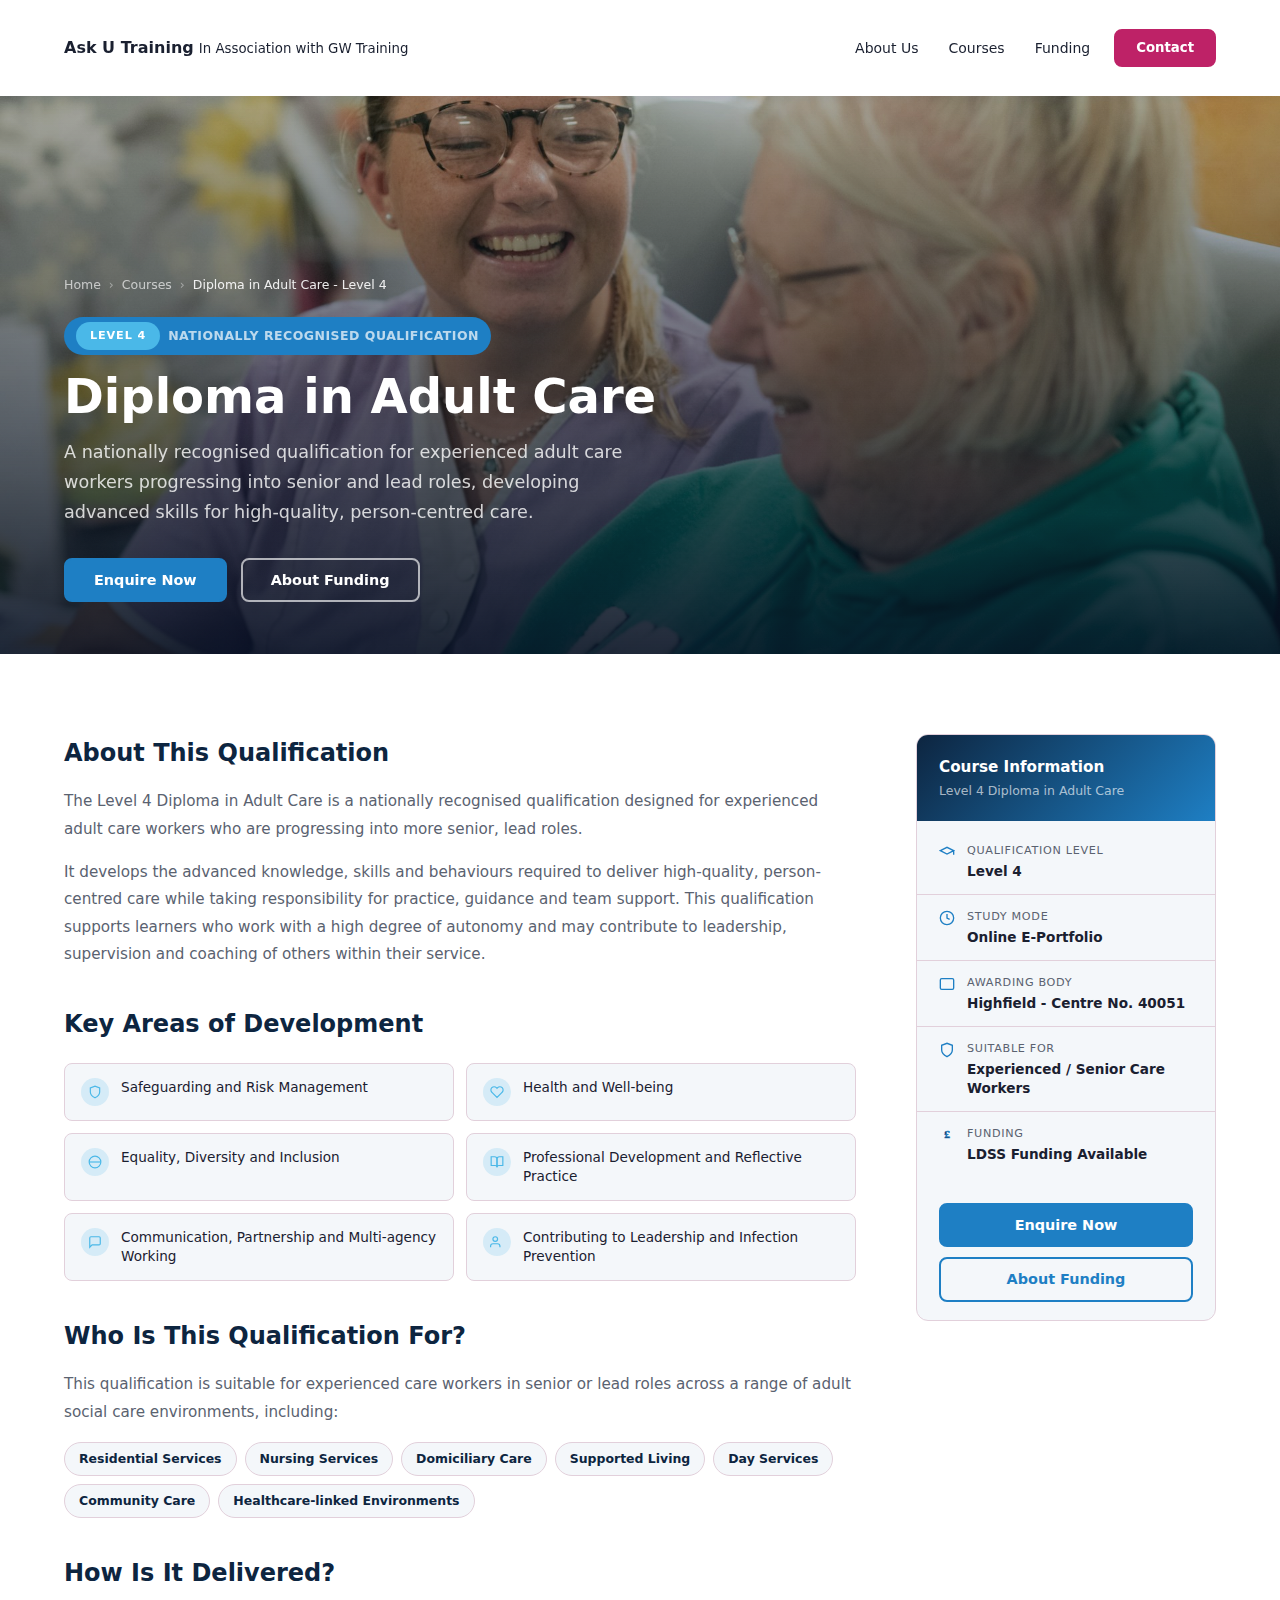
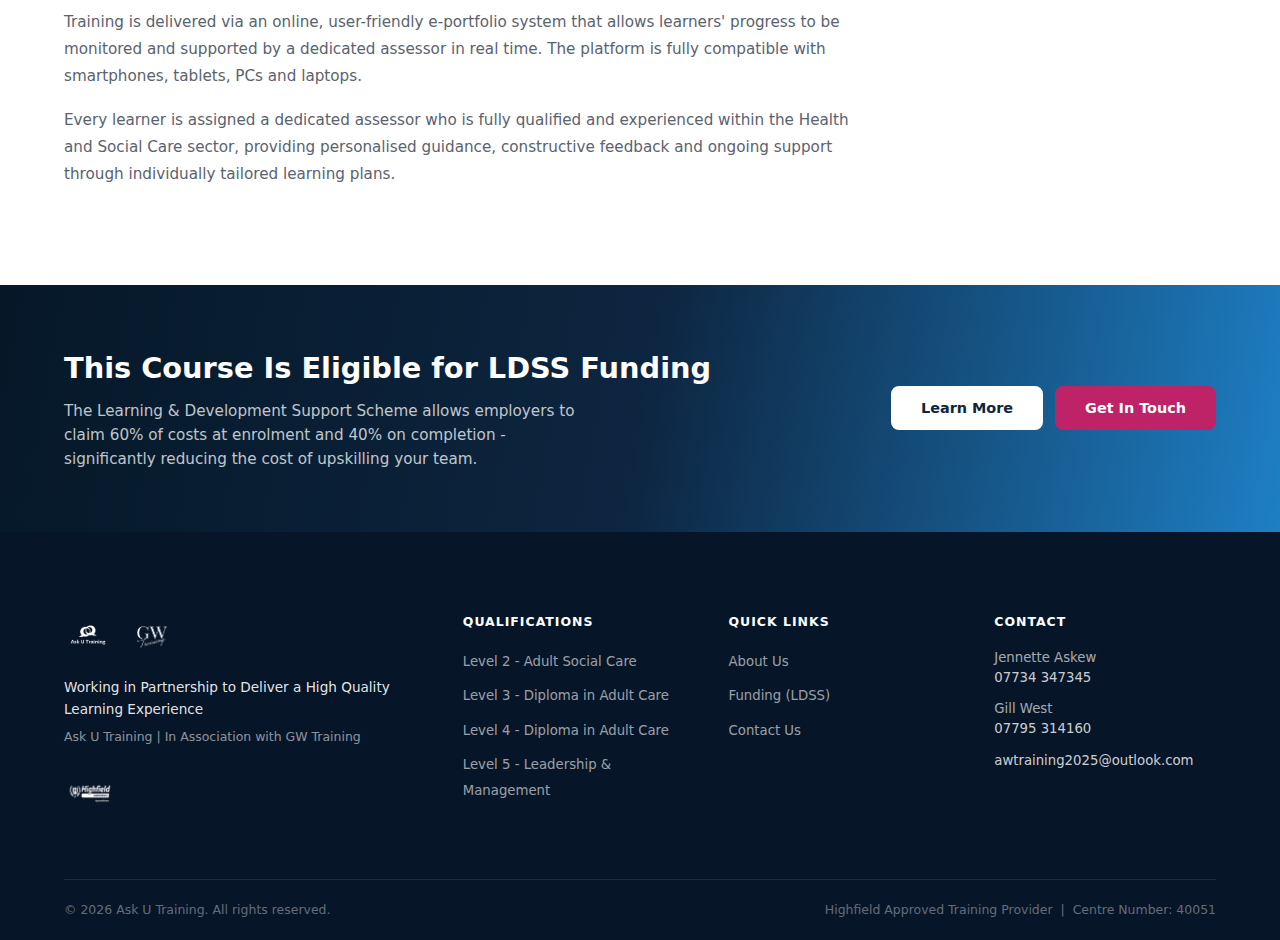
<file: diploma-adult-care-level-4.html>
<!DOCTYPE html>
<html lang="en">
<head>
  <meta charset="UTF-8" />
  <meta name="viewport" content="width=device-width, initial-scale=1.0" />
  <title>Level 4 Diploma in Adult Care | Ask U Training</title>
  <link rel="stylesheet" href="styles.css" />
</head>
<body>

  <!-- ========== HEADER / NAV ========== -->
  <header class="header" id="header">
    <nav class="nav container">
      <a href="index.html" class="nav-logo">
        <div class="logo-text">
          <strong><span class="logo-name-primary">Ask U</span><span class="logo-name-secondary"> Training</span></strong>
          <small>In Association with GW Training</small>
        </div>
      </a>
      <button class="burger" id="burger" aria-label="Toggle navigation menu" aria-expanded="false">
        <span></span><span></span><span></span>
      </button>
      <ul class="nav-menu" id="navMenu">
        <li class="nav-item"><a href="index.html#about" class="nav-link">About Us</a></li>

        <li class="nav-item has-dropdown nav-item-split" id="qualDropdown">
          <a href="qualifications.html" class="nav-link">Courses</a>
          <button class="nav-toggle-btn" aria-label="Toggle Submenu" aria-expanded="false">
            <svg class="chevron" viewBox="0 0 24 24" fill="none" stroke="currentColor" stroke-width="2.5" stroke-linecap="round" stroke-linejoin="round"><polyline points="6 9 12 15 18 9"></polyline></svg>
          </button>
          <ul class="dropdown" role="menu">
            <!-- Health & Social Care -->
            <li class="has-submenu">
              <a href="#" class="submenu-toggle">Health &amp; Social Care <svg class="chevron" viewBox="0 0 24 24" fill="none" stroke="currentColor" stroke-width="2"><polyline points="6 9 12 15 18 9"></polyline></svg></a>
              <ul class="dropdown dropdown-submenu">
                <li><a href="adult-social-care-certificate.html">Level 2 - Adult Social Care Certificate</a></li>
                <li><a href="diploma-adult-care-level-3.html">Level 3 - Diploma in Adult Care</a></li>
                <li><a href="diploma-adult-care-level-4.html">Level 4 - Diploma in Adult Care</a></li>
                <li><a href="leadership-management-adult-care.html">Level 5 - Leadership &amp; Management</a></li>
              </ul>
            </li>
            <!-- Children's Residential -->
            <li class="has-submenu">
              <a href="#" class="submenu-toggle">Children's Residential Care <svg class="chevron" viewBox="0 0 24 24" fill="none" stroke="currentColor" stroke-width="2"><polyline points="6 9 12 15 18 9"></polyline></svg></a>
              <ul class="dropdown dropdown-submenu">
                <li><a href="qualifications.html#childrens">Residential Childcare Courses</a></li>
              </ul>
            </li>
            <!-- Early Years -->
            <li class="has-submenu">
              <a href="#" class="submenu-toggle">Early Years Training <svg class="chevron" viewBox="0 0 24 24" fill="none" stroke="currentColor" stroke-width="2"><polyline points="6 9 12 15 18 9"></polyline></svg></a>
              <ul class="dropdown dropdown-submenu">
                <li><a href="qualifications.html#early-years">Early Years Courses</a></li>
              </ul>
            </li>
            <!-- Trainer / Assessor -->
            <li class="has-submenu">
              <a href="#" class="submenu-toggle">Trainer &amp; Assessor <svg class="chevron" viewBox="0 0 24 24" fill="none" stroke="currentColor" stroke-width="2"><polyline points="6 9 12 15 18 9"></polyline></svg></a>
              <ul class="dropdown dropdown-submenu">
                <li><a href="qualifications.html#trainer">Education &amp; Training Courses</a></li>
              </ul>
            </li>
          </ul>
        </li>

        <li class="nav-item"><a href="index.html#funding" class="nav-link">Funding</a></li>
        <li class="nav-item nav-cta-item"><a href="contact.html" class="btn btn-nav">Contact</a></li>
      </ul>
      <div class="nav-overlay" id="navOverlay"></div>
    </nav>
  </header>

  <!-- ========== COURSE HERO ========== -->
  <section class="course-hero">

    <div class="course-hero-media">
      <img src="images/diploma-in-adult-care-L4.jpg" alt="Course Hero Image - Diploma in Adult Care"/>
    </div>

    <div class="course-hero-overlay"></div>

    <div class="course-hero-content container">
      <nav class="breadcrumb" aria-label="Breadcrumb">
        <a href="index.html">Home</a>
        <span>›</span>
        <a href="index.html#qualifications">Courses</a>
        <span>›</span>
        <span class="current">Diploma in Adult Care - Level 4</span>
      </nav>
      <div class="course-level-badge">
        <span class="badge">Level 4</span>
        <span class="approved">Nationally Recognised Qualification</span>
      </div>
      <h1>Diploma in Adult Care</h1>
      <p class="course-hero-sub">A nationally recognised qualification for experienced adult care workers progressing into senior and lead roles, developing advanced skills for high-quality, person-centred care.</p>
      <div class="course-hero-ctas">
        <a href="contact.html" class="btn btn-primary">Enquire Now</a>
        <a href="index.html#funding" class="btn btn-secondary">About Funding</a>
      </div>
    </div>

  </section>

  <!-- ========== COURSE BODY ========== -->
  <section class="course-body">
    <div class="container">
      <div class="course-body-grid">

        <!-- Main content -->
        <div class="course-main">

          <h2>About This Qualification</h2>
          <p>The Level 4 Diploma in Adult Care is a nationally recognised qualification designed for experienced adult care workers who are progressing into more senior, lead roles.</p>
          <p>It develops the advanced knowledge, skills and behaviours required to deliver high-quality, person-centred care while taking responsibility for practice, guidance and team support. This qualification supports learners who work with a high degree of autonomy and may contribute to leadership, supervision and coaching of others within their service.</p>

          <h2>Key Areas of Development</h2>
          <div class="key-areas-grid">
            <div class="key-area-item">
              <div class="kicon"><svg viewBox="0 0 24 24" fill="none" stroke="currentColor" stroke-width="2"><path d="M12 22s8-4 8-10V5l-8-3-8 3v7c0 6 8 10 8 10z"/></svg></div>
              <span>Safeguarding and Risk Management</span>
            </div>
            <div class="key-area-item">
              <div class="kicon"><svg viewBox="0 0 24 24" fill="none" stroke="currentColor" stroke-width="2"><path d="M20.84 4.61a5.5 5.5 0 0 0-7.78 0L12 5.67l-1.06-1.06a5.5 5.5 0 0 0-7.78 7.78l1.06 1.06L12 21.23l7.78-7.78 1.06-1.06a5.5 5.5 0 0 0 0-7.78z"/></svg></div>
              <span>Health and Well-being</span>
            </div>
            <div class="key-area-item">
              <div class="kicon"><svg viewBox="0 0 24 24" fill="none" stroke="currentColor" stroke-width="2"><circle cx="12" cy="12" r="10"/><line x1="2" y1="12" x2="22" y2="12"/></svg></div>
              <span>Equality, Diversity and Inclusion</span>
            </div>
            <div class="key-area-item">
              <div class="kicon"><svg viewBox="0 0 24 24" fill="none" stroke="currentColor" stroke-width="2"><path d="M2 3h6a4 4 0 0 1 4 4v14a3 3 0 0 0-3-3H2z"/><path d="M22 3h-6a4 4 0 0 0-4 4v14a3 3 0 0 1 3-3h7z"/></svg></div>
              <span>Professional Development and Reflective Practice</span>
            </div>
            <div class="key-area-item">
              <div class="kicon"><svg viewBox="0 0 24 24" fill="none" stroke="currentColor" stroke-width="2"><path d="M21 15a2 2 0 0 1-2 2H7l-4 4V5a2 2 0 0 1 2-2h14a2 2 0 0 1 2 2z"/></svg></div>
              <span>Communication, Partnership and Multi-agency Working</span>
            </div>
            <div class="key-area-item">
              <div class="kicon"><svg viewBox="0 0 24 24" fill="none" stroke="currentColor" stroke-width="2"><path d="M17 21v-2a4 4 0 0 0-4-4H5a4 4 0 0 0-4 4v2"/><circle cx="9" cy="7" r="4"/></svg></div>
              <span>Contributing to Leadership and Infection Prevention</span>
            </div>
          </div>

          <h2>Who Is This Qualification For?</h2>
          <p>This qualification is suitable for experienced care workers in senior or lead roles across a range of adult social care environments, including:</p>
          <div class="suitable-tags">
            <span class="suitable-tag">Residential Services</span>
            <span class="suitable-tag">Nursing Services</span>
            <span class="suitable-tag">Domiciliary Care</span>
            <span class="suitable-tag">Supported Living</span>
            <span class="suitable-tag">Day Services</span>
            <span class="suitable-tag">Community Care</span>
            <span class="suitable-tag">Healthcare-linked Environments</span>
          </div>

          <h2>How Is It Delivered?</h2>
          <p>Training is delivered via an online, user-friendly e-portfolio system that allows learners' progress to be monitored and supported by a dedicated assessor in real time. The platform is fully compatible with smartphones, tablets, PCs and laptops.</p>
          <p>Every learner is assigned a dedicated assessor who is fully qualified and experienced within the Health and Social Care sector, providing personalised guidance, constructive feedback and ongoing support through individually tailored learning plans.</p>

        </div>

        <!-- Sidebar -->
        <aside class="course-sidebar">
          <div class="course-info-panel">
            <div class="course-info-panel-header">
              <h3>Course Information</h3>
              <p>Level 4 Diploma in Adult Care</p>
            </div>
            <div class="course-info-list">
              <div class="course-info-row">
                <svg viewBox="0 0 24 24" fill="none" stroke="currentColor" stroke-width="2"><path d="M22 10v6M2 10l10-5 10 5-10 5z"/></svg>
                <div>
                  <div class="info-label">Qualification Level</div>
                  <div class="info-value">Level 4</div>
                </div>
              </div>
              <div class="course-info-row">
                <svg viewBox="0 0 24 24" fill="none" stroke="currentColor" stroke-width="2"><circle cx="12" cy="12" r="10"/><polyline points="12 6 12 12 16 14"/></svg>
                <div>
                  <div class="info-label">Study Mode</div>
                  <div class="info-value">Online E-Portfolio</div>
                </div>
              </div>
              <div class="course-info-row">
                <svg viewBox="0 0 24 24" fill="none" stroke="currentColor" stroke-width="2"><path d="M4 4h16c1.1 0 2 .9 2 2v12c0 1.1-.9 2-2 2H4c-1.1 0-2-.9-2-2V6c0-1.1.9-2 2-2z"/></svg>
                <div>
                  <div class="info-label">Awarding Body</div>
                  <div class="info-value">Highfield - Centre No. 40051</div>
                </div>
              </div>
              <div class="course-info-row">
                <svg viewBox="0 0 24 24" fill="none" stroke="currentColor" stroke-width="2"><path d="M12 22s8-4 8-10V5l-8-3-8 3v7c0 6 8 10 8 10z"/></svg>
                <div>
                  <div class="info-label">Suitable For</div>
                  <div class="info-value">Experienced / Senior Care Workers</div>
                </div>
              </div>
              <div class="course-info-row">
                <svg viewBox="0 0 24 24" fill="currentColor" stroke="none"><text x="12" y="17" text-anchor="middle" font-size="17" font-weight="700" font-family="Georgia,serif">&#163;</text></svg>
                <div>
                  <div class="info-label">Funding</div>
                  <div class="info-value">LDSS Funding Available</div>
                </div>
              </div>
            </div>
            <div class="course-info-cta">
              <a href="contact.html" class="btn btn-primary">Enquire Now</a>
              <a href="index.html#funding" class="btn btn-outline">About Funding</a>
            </div>
          </div>
        </aside>

      </div>
    </div>
  </section>

  <!-- ========== FUNDING CALLOUT ========== -->
  <section class="course-funding-banner">
    <div class="container">
      <div class="course-funding-inner">
        <div>
          <h2>This Course Is Eligible for LDSS Funding</h2>
          <p>The Learning &amp; Development Support Scheme allows employers to claim 60% of costs at enrolment and 40% on completion - significantly reducing the cost of upskilling your team.</p>
        </div>
        <div class="course-funding-actions">
          <a href="index.html#funding" class="btn btn-white">Learn More</a>
          <a href="contact.html" class="btn btn-amber">Get In Touch</a>
        </div>
      </div>
    </div>
  </section>

  <!-- ========== FOOTER ========== -->
  <footer class="footer">
    <div class="container">

      <div class="footer-grid">

        <div class="footer-brand">
          <div class="footer-logos">
            <img src="images/ask-u-training-logo.svg" alt="Ask U Training" class="footer-logo-img">
            <img src="images/gw-training-logo.svg" alt="GW Training" class="footer-logo-img">
          </div>
          <p class="footer-tagline">Working in Partnership to Deliver a High Quality Learning Experience</p>
          <p class="footer-sub">Ask U Training | In Association with GW Training</p>
          <div class="footer-accred-logos">
            <img src="images/highfield-qualifications-image.svg" alt="Highfield Qualifications" class="footer-accred-img">
          </div>
        </div>

        <div class="footer-links">
          <h4>Qualifications</h4>
          <ul>
            <li><a href="adult-social-care-certificate.html">Level 2 - Adult Social Care</a></li>
            <li><a href="diploma-adult-care-level-3.html">Level 3 - Diploma in Adult Care</a></li>
            <li><a href="diploma-adult-care-level-4.html">Level 4 - Diploma in Adult Care</a></li>
            <li><a href="leadership-management-adult-care.html">Level 5 - Leadership &amp; Management</a></li>
          </ul>
        </div>

        <div class="footer-links">
          <h4>Quick Links</h4>
          <ul>
            <li><a href="#about">About Us</a></li>
            <li><a href="#funding">Funding (LDSS)</a></li>
            <li><a href="#contact">Contact Us</a></li>
          </ul>
        </div>

        <div class="footer-contact">
          <h4>Contact</h4>
          <p>Jennette Askew<br><a href="tel:07734347345">07734 347345</a></p>
          <p>Gill West<br><a href="tel:07795314160">07795 314160</a></p>
          <p><a href="mailto:awtraining2025@outlook.com">awtraining2025@outlook.com</a></p>
        </div>

      </div>

      <div class="footer-bottom">
        <p>&copy; 2026 Ask U Training. All rights reserved.</p>
        <p>Highfield Approved Training Provider &nbsp;|&nbsp; Centre Number: 40051</p>
      </div>

    </div>
  </footer>
  <script src="main.js"></script>
</body>
</html>
</file>
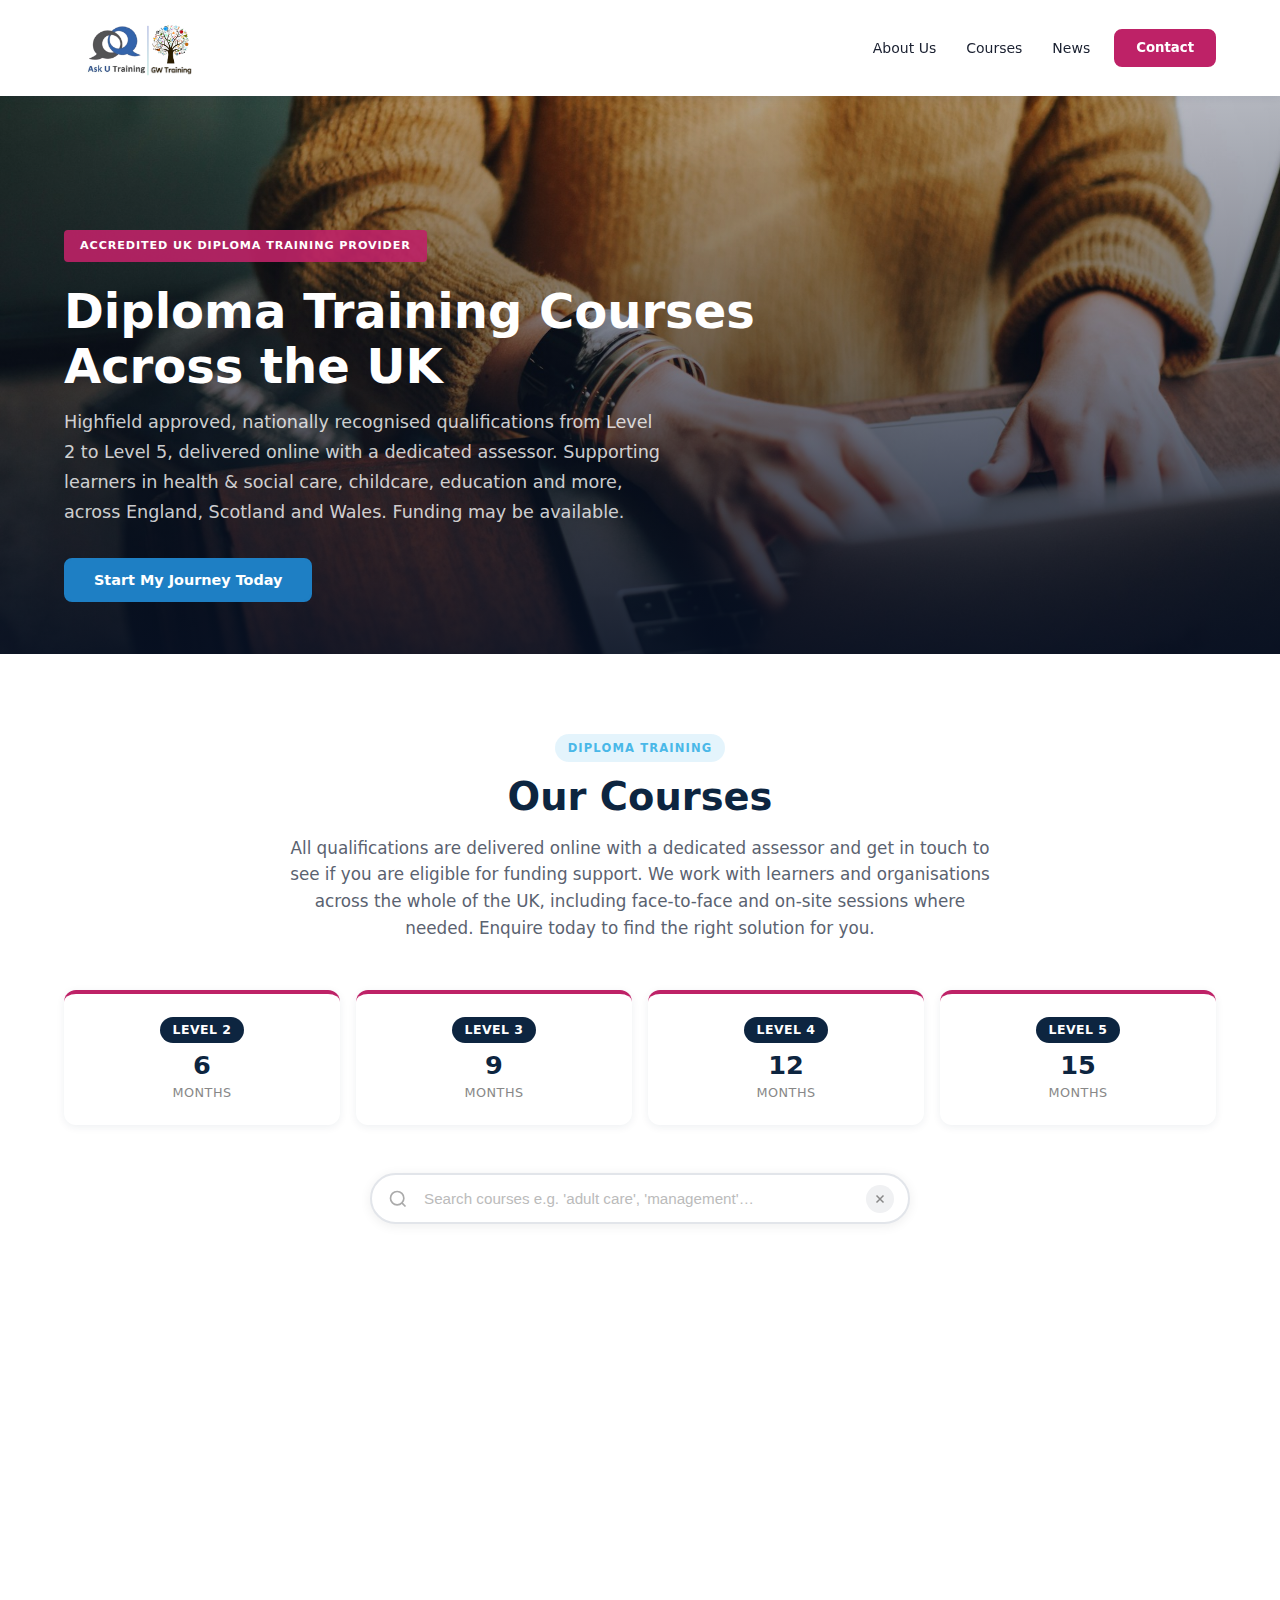
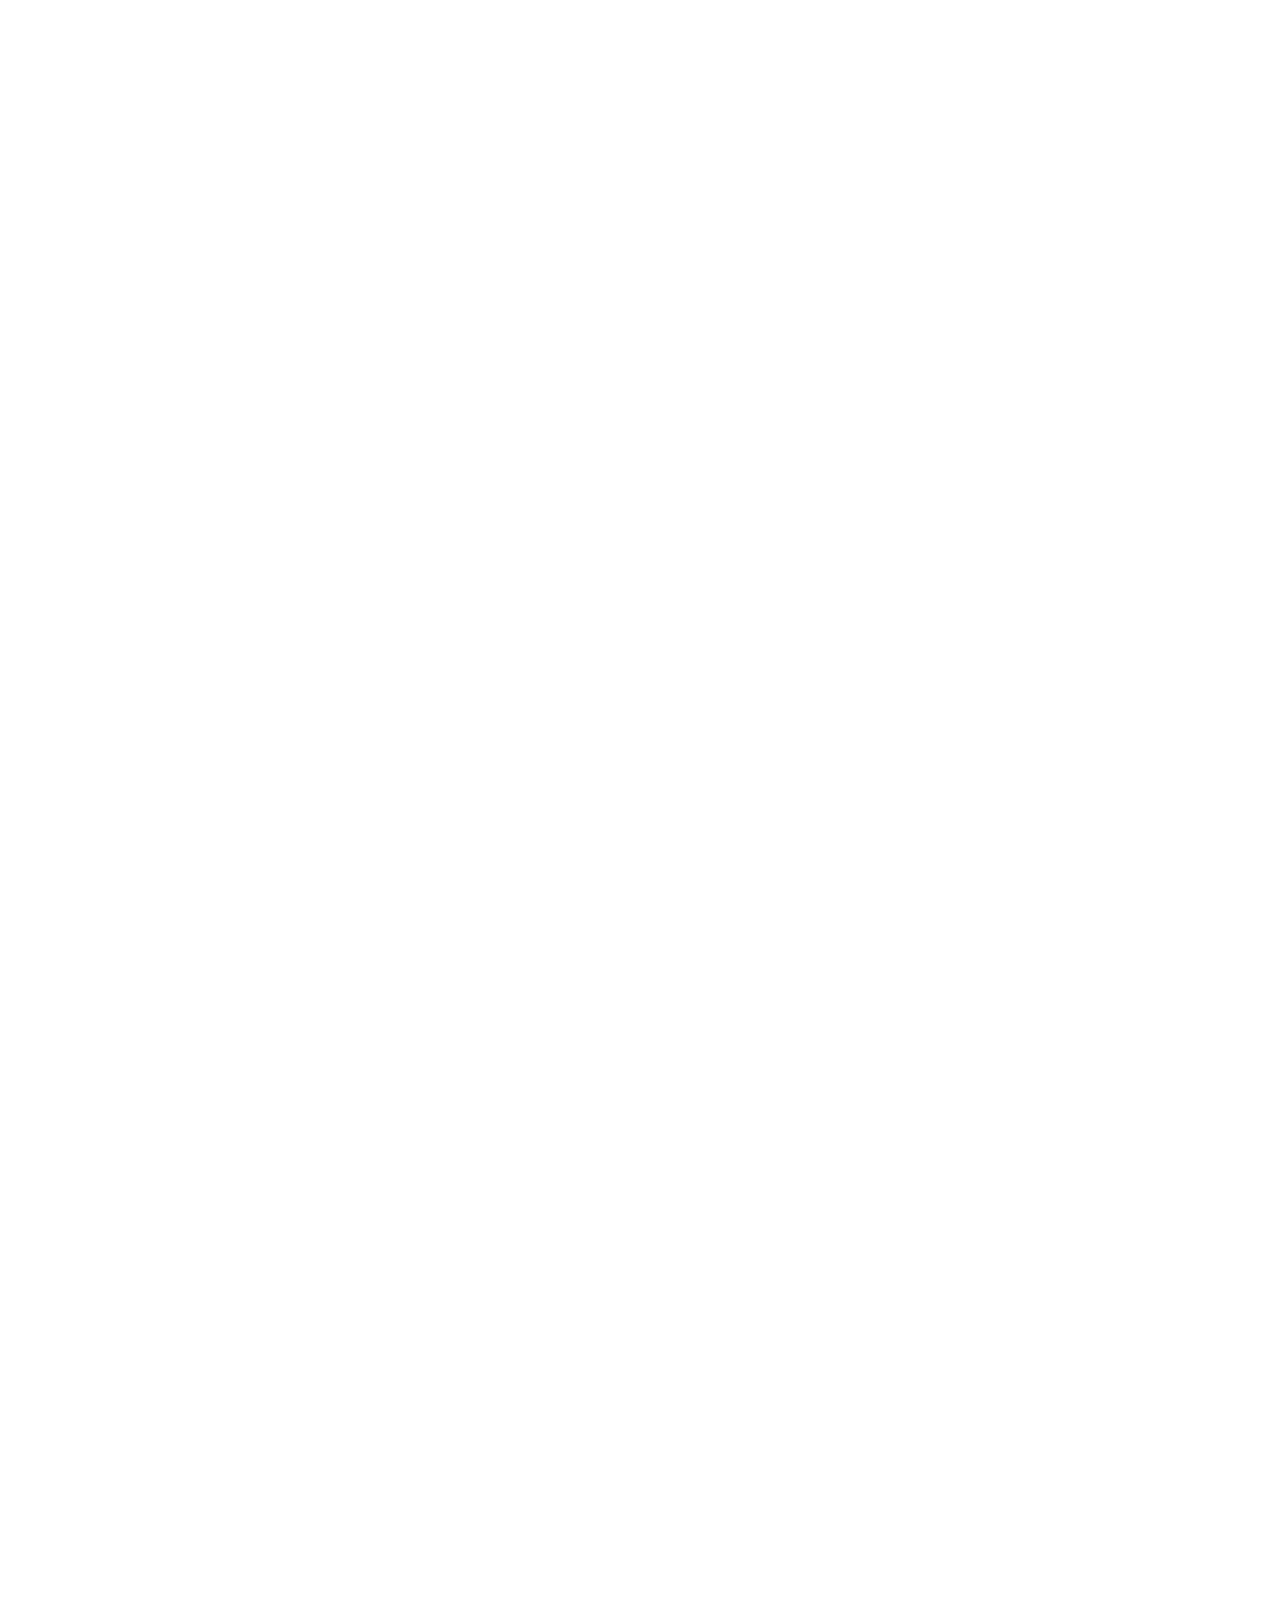
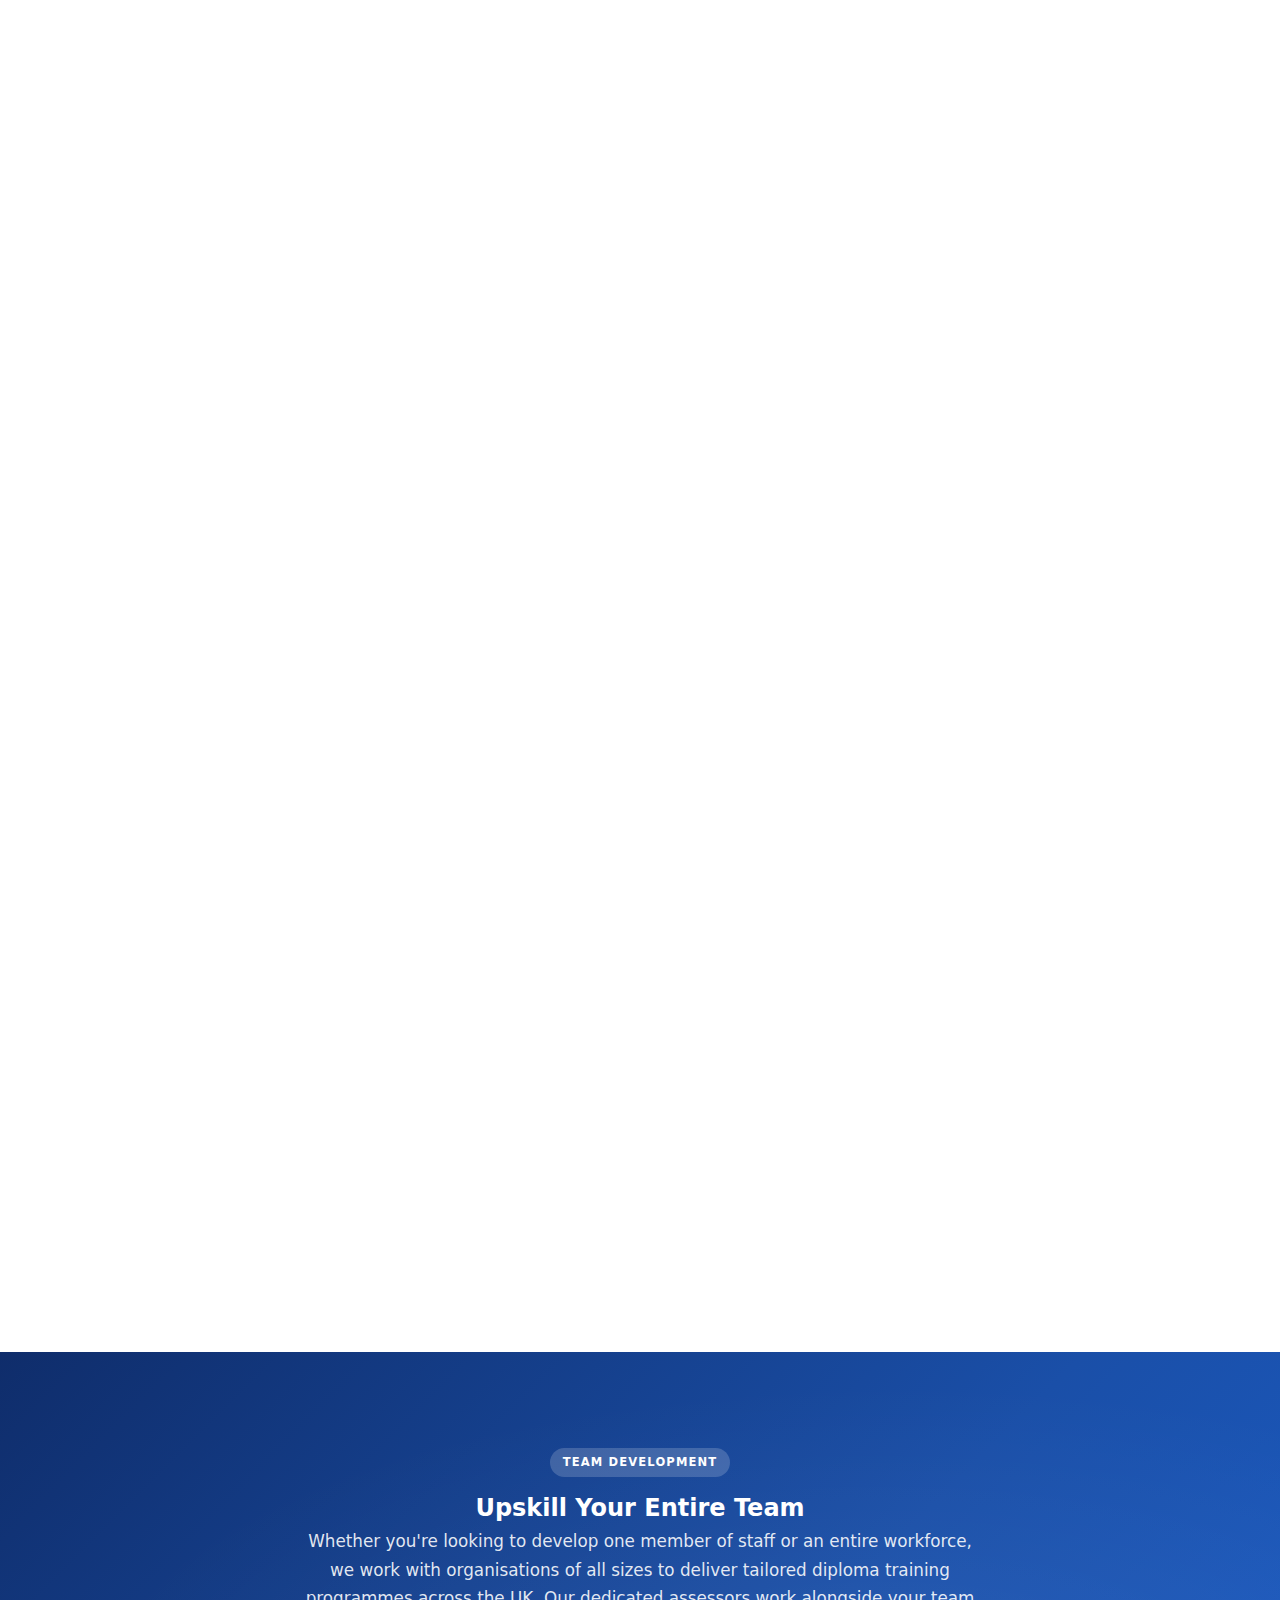
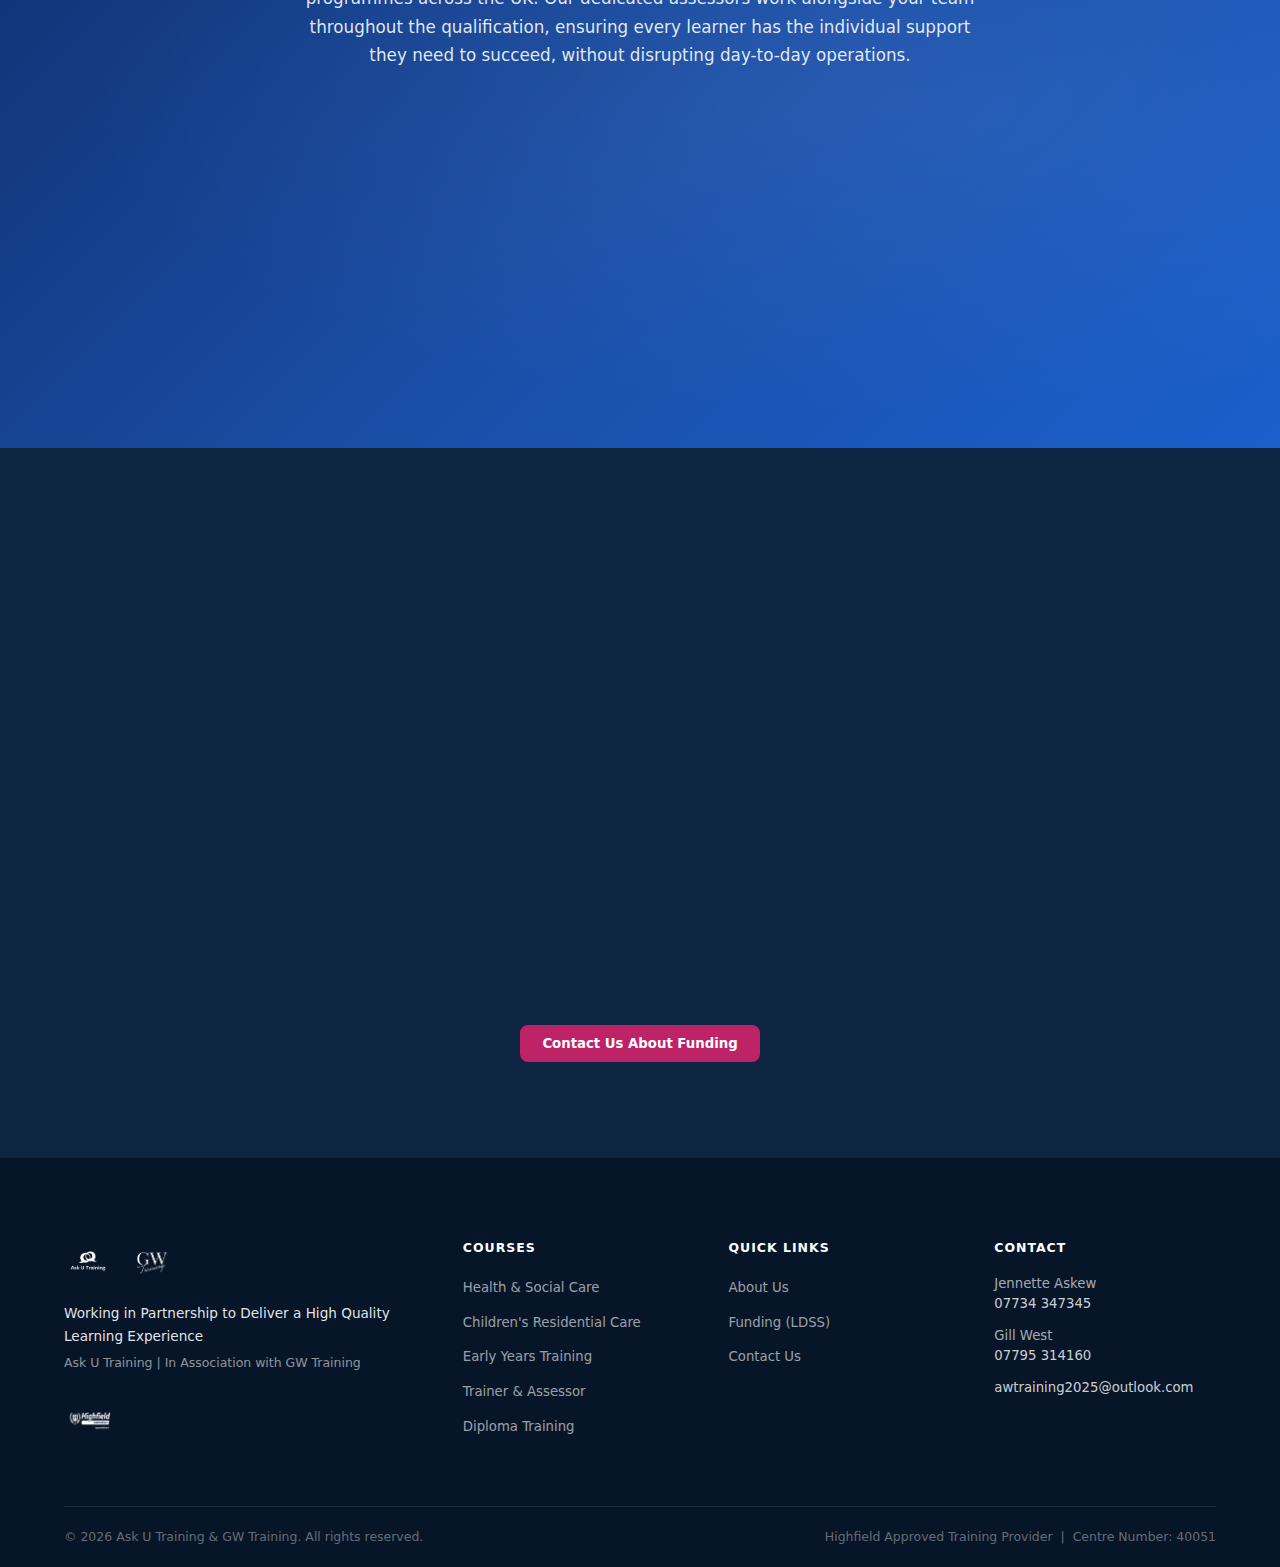
<file: diploma-training-courses-uk.html>
<!DOCTYPE html>
<html lang="en">
<head>
  <meta charset="UTF-8" />
  <meta name="viewport" content="width=device-width, initial-scale=1.0" />
  <title>Accredited Diploma Training Courses UK | Levels 2–5 | Ask U Training</title>
  <meta name="description" content="Highfield-approved diploma training courses across the UK from Level 2 to Level 5. Health & social care, childcare, education and more - delivered online with a dedicated assessor. Funding may be available." />
  <link rel="stylesheet" href="styles.css" />
  <style>
    .upskill-section {
      background: linear-gradient(135deg, #0f2d6b 0%, #1a4fa8 55%, #1b5fcc 100%);
      position: relative;
      overflow: hidden;
    }
    .upskill-section::before {
      content: "";
      position: absolute;
      inset: 0;
      background: radial-gradient(ellipse at 70% 50%, rgba(255,255,255,0.06) 0%, transparent 65%);
      pointer-events: none;
    }
    .upskill-inner {
      max-width: 820px;
      margin: 0 auto;
      text-align: center;
      position: relative;
    }
    .upskill-section .section-tag {
      background: rgba(255,255,255,0.18);
      color: #fff;
    }
    .upskill-section h2 {
      color: #fff;
    }
    .upskill-section > .container > .upskill-inner > p {
      color: rgba(255,255,255,0.88);
      font-size: 1.05rem;
      line-height: 1.7;
      max-width: 680px;
      margin: 0 auto;
    }
    .upskill-list {
      list-style: none;
      padding: 0;
      margin: 32px auto 0;
      display: grid;
      grid-template-columns: repeat(2, 1fr);
      gap: 14px;
      max-width: 700px;
    }
    .upskill-list li {
      background: rgba(5, 18, 60, 0.45);
      border: 1px solid rgba(255,255,255,0.12);
      border-radius: 8px;
      padding: 14px 16px 14px 44px;
      position: relative;
      color: #fff;
      line-height: 1.45;
      font-size: 0.95rem;
      text-align: left;
      backdrop-filter: blur(4px);
    }
    .upskill-list li::before {
      content: "✓";
      position: absolute;
      left: 14px;
      top: 14px;
      color: var(--amber, #e8a020);
      font-weight: 700;
      font-size: 1rem;
    }
    @media (max-width: 600px) {
      .upskill-list { grid-template-columns: 1fr; }
    }
    .funding-cta-section {
      background: var(--navy, #0d1b3e);
      color: #fff;
    }
    .funding-cta-section .section-tag {
      background: rgba(255,255,255,0.15);
      color: #fff;
    }
    .funding-cta-section h2 {
      color: #fff;
    }
    .funding-cta-section .section-sub {
      color: rgba(255,255,255,0.82);
      max-width: 680px;
      margin-left: auto;
      margin-right: auto;
    }
    .funding-contacts {
      display: flex;
      gap: 24px;
      justify-content: center;
      flex-wrap: wrap;
      margin: 36px 0 32px;
    }
    .funding-contact-card {
      background: rgba(255,255,255,0.08);
      border: 1px solid rgba(255,255,255,0.15);
      border-radius: var(--radius, 12px);
      padding: 28px 40px;
      text-align: center;
      min-width: 220px;
    }
    .funding-contact-card h3 {
      color: #fff;
      margin: 0 0 10px;
      font-size: 1.1rem;
    }
    .funding-phone {
      font-size: 1.35rem;
      font-weight: 700;
      color: var(--amber, #e8a020);
      text-decoration: none;
      letter-spacing: 0.5px;
    }
    .funding-phone:hover {
      text-decoration: underline;
    }
    .funding-cta-btn {
      text-align: center;
    }
    .duration-strip {
      display: grid;
      grid-template-columns: repeat(4, 1fr);
      gap: 16px;
      margin: 36px 0 48px;
    }
    .duration-card {
      background: var(--white, #fff);
      border-radius: var(--radius, 12px);
      border-top: 4px solid var(--amber, #e8a020);
      padding: 22px 16px;
      text-align: center;
      box-shadow: var(--shadow-sm, 0 2px 8px rgba(0,0,0,0.07));
    }
    .duration-level {
      display: inline-block;
      background: var(--navy, #0d1b3e);
      color: #fff;
      font-size: 0.78rem;
      font-weight: 700;
      letter-spacing: 0.5px;
      border-radius: 20px;
      padding: 3px 12px;
      margin-bottom: 10px;
      text-transform: uppercase;
    }
    .duration-time {
      font-size: 1.6rem;
      font-weight: 800;
      color: var(--navy, #0d1b3e);
      line-height: 1;
      margin-bottom: 4px;
    }
    .duration-label {
      font-size: 0.8rem;
      color: var(--text-muted, #888);
      text-transform: uppercase;
      letter-spacing: 0.5px;
    }
    @media (max-width: 600px) {
      .duration-strip { grid-template-columns: repeat(2, 1fr); }
    }

    /* ---- Hero entrance cascade ---- */
    @keyframes heroFadeUp {
      from { opacity: 0; transform: translateY(26px); }
      to   { opacity: 1; transform: none; }
    }
    .course-hero-content .hero-badge       { animation: heroFadeUp 0.6s ease 0.15s both; }
    .course-hero-content h1                { animation: heroFadeUp 0.65s ease 0.3s both; }
    .course-hero-content .course-hero-sub  { animation: heroFadeUp 0.65s ease 0.45s both; }
    .course-hero-content .course-hero-ctas { animation: heroFadeUp 0.65s ease 0.6s both; }

    /* ---- Scroll reveal keyframes ---- */
    @keyframes revealUp {
      from { opacity: 0; transform: translateY(32px); }
      to   { opacity: 1; transform: none; }
    }
    @keyframes revealLeft {
      from { opacity: 0; transform: translateX(-24px); }
      to   { opacity: 1; transform: none; }
    }
    .pre-reveal       { opacity: 0 !important; }
    .play-reveal-up   { animation: revealUp   0.65s cubic-bezier(0.16,1,0.3,1) both; }
    .play-reveal-left { animation: revealLeft 0.52s cubic-bezier(0.16,1,0.3,1) both; }

    /* ---- Duration card hover ---- */
    .duration-card {
      transition: transform 0.26s ease, box-shadow 0.26s ease, border-top-color 0.26s ease;
      cursor: default;
    }
    .duration-card:hover {
      transform: translateY(-7px);
      box-shadow: 0 14px 32px rgba(0,0,0,0.14);
      border-top-color: var(--navy, #0d1b3e);
    }
    .duration-card:hover .duration-time  { color: var(--amber, #e8a020); transition: color 0.2s ease; }
    .duration-card:hover .duration-level { background: var(--amber, #e8a020); transition: background 0.2s ease; }

    /* ---- Upskill list item hover ---- */
    .upskill-list li {
      transition: background 0.22s ease, border-color 0.22s ease, transform 0.22s ease;
    }
    .upskill-list li:hover {
      background: rgba(5, 18, 60, 0.68);
      border-color: rgba(255,255,255,0.3);
      transform: translateX(5px);
    }

    /* ---- Funding contact card hover ---- */
    .funding-contact-card {
      transition: background 0.22s ease, border-color 0.22s ease, transform 0.25s ease, box-shadow 0.25s ease;
    }
    .funding-contact-card:hover {
      background: rgba(255,255,255,0.15);
      border-color: rgba(255,255,255,0.32);
      transform: translateY(-6px);
      box-shadow: 0 14px 32px rgba(0,0,0,0.28);
    }

    /* ---- Course card enhanced hover ---- */
    .course-card {
      transition: transform 0.28s cubic-bezier(0.16,1,0.3,1), box-shadow 0.28s ease, border-top-color 0.28s ease;
    }
    .course-card:hover { border-top-color: var(--navy, #0d1b3e); }

    /* ---- Course search bar ---- */
    .course-search-wrap {
      margin: 0 0 40px;
    }
    .course-search-inner {
      position: relative;
      max-width: 540px;
      margin: 0 auto;
    }
    .course-search-icon {
      position: absolute;
      left: 18px;
      top: 50%;
      transform: translateY(-50%);
      width: 20px;
      height: 20px;
      color: #aaa;
      pointer-events: none;
      flex-shrink: 0;
    }
    .course-search-input {
      width: 100%;
      padding: 15px 52px 15px 52px;
      border: 2px solid #e2e5ea;
      border-radius: 50px;
      font-size: 0.95rem;
      color: var(--text-dark, #1a1a2e);
      background: #fff;
      outline: none;
      transition: border-color 0.2s ease, box-shadow 0.2s ease;
      box-shadow: 0 2px 12px rgba(0,0,0,0.07);
      box-sizing: border-box;
    }
    .course-search-input:focus {
      border-color: var(--amber, #e8a020);
      box-shadow: 0 0 0 4px rgba(232,160,32,0.14), 0 2px 12px rgba(0,0,0,0.07);
    }
    .course-search-input::placeholder { color: #bbb; }
    .course-search-clear {
      position: absolute;
      right: 16px;
      top: 50%;
      transform: translateY(-50%);
      background: #f0f1f3;
      border: none;
      border-radius: 50%;
      cursor: pointer;
      padding: 5px;
      width: 28px;
      height: 28px;
      display: flex;
      align-items: center;
      justify-content: center;
      color: #888;
      transition: background 0.18s ease, color 0.18s ease;
    }
    .course-search-clear:hover { background: var(--navy, #0d1b3e); color: #fff; }
    .course-search-clear svg { width: 14px; height: 14px; }
    .course-no-results {
      display: none;
      grid-column: 1 / -1;
      text-align: center;
      padding: 56px 20px;
      color: var(--text-muted, #888);
    }
    .course-no-results.show { display: block; }
    .course-no-results strong { display: block; font-size: 1.1rem; color: var(--text-dark, #1a1a2e); margin-bottom: 6px; }
  </style>
</head>
<body>

  <!-- ========== HEADER / NAV ========== -->
  <header class="header" id="header">
    <nav class="nav container">

            <a href="index.html" class="nav-logo">
        <img src="images/ask-u-training-gw-training-logo.svg" alt="Ask U Training in Association with GW Training" class="nav-logo-img">
      </a>

      <button class="burger" id="burger" aria-label="Toggle navigation menu" aria-expanded="false">
        <span></span><span></span><span></span>
      </button>

      <ul class="nav-menu" id="navMenu">
        <li class="nav-item"><a href="index.html#about" class="nav-link">About Us</a></li>
                <li class="nav-item has-dropdown nav-item-split" id="qualDropdown">
          <span class="nav-link nav-courses-label">Courses</span>
          <button class="nav-toggle-btn" aria-label="Toggle Submenu" aria-expanded="false">
            <svg class="chevron" viewBox="0 0 24 24" fill="none" stroke="currentColor" stroke-width="2.5" stroke-linecap="round" stroke-linejoin="round"><polyline points="6 9 12 15 18 9"></polyline></svg>
          </button>
          <ul class="dropdown mega-menu" role="menu">
            <li class="mega-col">
              <a href="health-social-care.html" class="mega-col-header">Health &amp; Social Care<span class="mega-col-expand">+</span></a>
              <ul class="mega-course-list">
                <li><a href="health-social-care.html#epilepsy-awareness">Epilepsy Awareness Training</a></li>
                <li><a href="health-social-care.html#learning-disabilities">Learning Disabilities Awareness</a></li>
                <li><a href="health-social-care.html#oral-health-care">Oral Health Care Training</a></li>
              </ul>
            </li>
            <li class="mega-col">
              <a href="contact.html" class="mega-col-header">Health &amp; Safety</a>
            </li>
            <li class="mega-col">
              <a href="childrens-residential.html" class="mega-col-header">Child Care Training</a>
            </li>
            <li class="mega-col">
              <a href="early-years.html" class="mega-col-header">Childcare &amp; Education</a>
            </li>
            <li class="mega-col">
              <a href="contact.html" class="mega-col-header">Leadership, Management &amp; Business</a>
            </li>
            <li class="mega-col">
              <a href="contact.html" class="mega-col-header">Champions in Care Training</a>
            </li>
            <li class="mega-col">
              <a href="contact.html" class="mega-col-header">First Aid</a>
            </li>
            <li class="mega-col">
              <a href="diploma-training-courses-uk.html" class="mega-col-header">Diploma Training<span class="mega-col-expand">+</span></a>
              <ul class="mega-course-list">
                <li><a href="diploma-training-courses-uk.html#adult-care-diplomas">Adult Care Diplomas (Levels 2&ndash;5)</a></li>
                <li><a href="diploma-training-courses-uk.html#adult-care-unit-guidance">Adult Care Diploma Unit Guidance</a></li>
                <li><a href="diploma-training-courses-uk.html#residential-child-care">Residential Child Care Diplomas</a></li>
                <li><a href="diploma-training-courses-uk.html#teaching-learning-schools">Supporting Teaching &amp; Learning in Schools</a></li>
                <li><a href="diploma-training-courses-uk.html#teaching-learning-unit-guidance">Supporting Teaching &amp; Learning Unit Guidance</a></li>
                <li><a href="diploma-training-courses-uk.html#child-care-unit-guidance">Child Care Unit Support &amp; Guidance</a></li>
                <li><a href="diploma-training-courses-uk.html#management-diplomas">Management Diplomas</a></li>
                <li><a href="diploma-training-courses-uk.html#customer-service-diploma">Customer Service Diploma</a></li>
                <li><a href="diploma-training-courses-uk.html#business-admin-diploma">Business Administration Diploma</a></li>
                <li><a href="diploma-training-courses-uk.html#adult-social-care-certificate">Adult Social Care Certificate</a></li>
                <li><a href="diploma-training-courses-uk.html#early-years-educator">Early Years Educator (EYE) Diploma</a></li>
              </ul>
            </li>
          </ul>
        </li>
        <li class="nav-item"><a href="news.html" class="nav-link">News</a></li>
        <li class="nav-item nav-cta-item"><a href="contact.html" class="btn btn-nav">Contact</a></li>
      </ul>

      <div class="nav-overlay" id="navOverlay"></div>
    </nav>
  </header>

  <!-- ========== CATEGORY HERO ========== -->
  <section class="course-hero" aria-label="Diploma Training courses">
    <div class="course-hero-media">
      <img src="images/qualifications-hero.jpg" alt="Diploma training courses" />
    </div>
    <div class="course-hero-overlay"></div>
    <div class="course-hero-content container">
      <span class="hero-badge">Accredited UK Diploma Training Provider</span>
      <h1>Diploma Training Courses Across the UK</h1>
      <p class="course-hero-sub">Highfield approved, nationally recognised qualifications from Level 2 to Level 5, delivered online with a dedicated assessor. Supporting learners in health &amp; social care, childcare, education and more, across England, Scotland and Wales. Funding may be available.</p>
      <div class="course-hero-ctas">
        <a href="contact.html" class="btn btn-primary">Start My Journey Today</a>
       
      </div>
    </div>
  </section>

  <!-- ========== COURSES ========== -->
  <section class="category-section section">
    <div class="container">

      <div class="section-header">
        <span class="section-tag">Diploma Training</span>
        <h2>Our Courses</h2>
        <p class="section-sub">All qualifications are delivered online with a dedicated assessor and get in touch to see if you are eligible for funding support. We work with learners and organisations across the whole of the UK, including face-to-face and on-site sessions where needed. Enquire today to find the right solution for you.</p>
      </div>

      <!-- Duration reference -->
      <div class="duration-strip">
        <div class="duration-card">
          <span class="duration-level">Level 2</span>
          <div class="duration-time">6</div>
          <div class="duration-label">Months</div>
        </div>
        <div class="duration-card">
          <span class="duration-level">Level 3</span>
          <div class="duration-time">9</div>
          <div class="duration-label">Months</div>
        </div>
        <div class="duration-card">
          <span class="duration-level">Level 4</span>
          <div class="duration-time">12</div>
          <div class="duration-label">Months</div>
        </div>
        <div class="duration-card">
          <span class="duration-level">Level 5</span>
          <div class="duration-time">15</div>
          <div class="duration-label">Months</div>
        </div>
      </div>

      <!-- Search / filter -->
      <div class="course-search-wrap">
        <div class="course-search-inner">
          <svg class="course-search-icon" viewBox="0 0 24 24" fill="none" stroke="currentColor" stroke-width="2"><circle cx="11" cy="11" r="8"/><path d="M21 21l-4.35-4.35"/></svg>
          <input type="text" id="courseFilter" class="course-search-input" placeholder="Search courses e.g. 'adult care', 'management'…" autocomplete="off" />
          <button class="course-search-clear" id="courseFilterClear" aria-label="Clear search" hidden>
            <svg viewBox="0 0 24 24" fill="none" stroke="currentColor" stroke-width="2.5"><path d="M18 6L6 18M6 6l12 12"/></svg>
          </button>
        </div>
      </div>

      <div class="course-cards-grid">

        <div class="course-no-results" id="courseNoResults">
          <strong>No courses found</strong>
          Try a different keyword or <button onclick="document.getElementById('courseFilter').value='';document.getElementById('courseFilter').dispatchEvent(new Event('input'));" style="background:none;border:none;color:var(--amber,#e8a020);cursor:pointer;font-size:inherit;padding:0;text-decoration:underline;">clear the search</button>
        </div>

        <article class="course-card" id="adult-care-diplomas" data-reveal="top">
          <div class="course-card-header">
            <span class="course-level-badge">Levels 2&ndash;5</span>
            <h3>Adult Care Diplomas</h3>
          </div>
          <p class="course-card-desc">Nationally recognised diplomas covering the full range of adult care roles, from frontline care workers to senior practitioners. Available at Levels 2, 3, 4 and 5 to support career progression at every stage.</p>
          <div class="course-card-areas">
            <h4>Content Overview</h4>
            <ul>
              <li>Safeguarding</li>
              <li>Person-Centred Care</li>
              <li>Health &amp; Well-being</li>
              <li>Equality &amp; Diversity</li>
              <li>Communication</li>
              <li>Infection Prevention</li>
            </ul>
          </div>
          <p><em>For full course details and to book, please get in touch.</em></p>
          <div class="course-card-meta">
            <span class="course-meta-chip">
              <svg viewBox="0 0 24 24" fill="none" stroke="currentColor" stroke-width="2"><path d="M22 10v6M2 10l10-5 10 5-10 5z"/><path d="M6 12v5c3 3 9 3 12 0v-5"/></svg>
              Highfield Approved
            </span>
            <span class="course-meta-chip">
              <svg viewBox="0 0 24 24" fill="none" stroke="currentColor" stroke-width="2"><rect x="2" y="3" width="20" height="14" rx="2"/><path d="M8 21h8M12 17v4"/></svg>
              Online E-Portfolio
            </span>
            <span class="course-meta-chip">
              <svg viewBox="0 0 24 24" fill="none" stroke="currentColor" stroke-width="2"><circle cx="12" cy="12" r="10"/><path d="M12 6v6l4 2"/></svg>
              Funding Available
            </span>
          </div>
          <a href="contact.html" class="btn btn-nav">Enquire Now</a>
        </article>

        <article class="course-card" id="adult-care-unit-guidance" data-reveal="top">
          <div class="course-card-header">
            <span class="course-level-badge">Levels 2&ndash;5</span>
            <h3>Adult Care Diploma Unit Guidance</h3>
          </div>
          <p class="course-card-desc">Structured unit-by-unit guidance to support learners completing their Adult Care Diplomas at Levels 2, 3, 4 and 5 &mdash; ensuring confidence and competence in each assessed unit from enrolment to completion.</p>
          <div class="course-card-areas">
            <h4>Content Overview</h4>
            <ul>
              <li>Unit Planning</li>
              <li>Evidence Gathering</li>
              <li>Reflective Practice</li>
              <li>Assessment Criteria</li>
              <li>Portfolio Building</li>
              <li>Learner Support</li>
            </ul>
          </div>
          <p><em>For full course details and to book, please get in touch.</em></p>
          <div class="course-card-meta">
            <span class="course-meta-chip">
              <svg viewBox="0 0 24 24" fill="none" stroke="currentColor" stroke-width="2"><path d="M20 21v-2a4 4 0 0 0-4-4H8a4 4 0 0 0-4 4v2"/><circle cx="12" cy="7" r="4"/></svg>
              Dedicated Assessor
            </span>
            <span class="course-meta-chip">
              <svg viewBox="0 0 24 24" fill="none" stroke="currentColor" stroke-width="2"><rect x="2" y="3" width="20" height="14" rx="2"/><path d="M8 21h8M12 17v4"/></svg>
              Online E-Portfolio
            </span>
            <span class="course-meta-chip">
              <svg viewBox="0 0 24 24" fill="none" stroke="currentColor" stroke-width="2"><circle cx="12" cy="12" r="10"/><path d="M12 6v6l4 2"/></svg>
              Funding Available
            </span>
          </div>
          <a href="contact.html" class="btn btn-nav">Enquire Now</a>
        </article>

        <article class="course-card" id="residential-child-care" data-reveal="top">
          <div class="course-card-header">
            <span class="course-level-badge">Levels 2&ndash;5</span>
            <h3>Residential Child Care Diplomas</h3>
          </div>
          <p class="course-card-desc">Qualifications for those working in children's residential care settings at all levels, developing the skills and knowledge to support children and young people in safe, caring and nurturing environments.</p>
          <div class="course-card-areas">
            <h4>Content Overview</h4>
            <ul>
              <li>Safeguarding Children</li>
              <li>Child Development</li>
              <li>Therapeutic Approaches</li>
              <li>Health &amp; Well-being</li>
              <li>Risk Management</li>
              <li>Professional Practice</li>
            </ul>
          </div>
          <p><em>For full course details and to book, please get in touch.</em></p>
          <div class="course-card-meta">
            <span class="course-meta-chip">
              <svg viewBox="0 0 24 24" fill="none" stroke="currentColor" stroke-width="2"><path d="M20 21v-2a4 4 0 0 0-4-4H8a4 4 0 0 0-4 4v2"/><circle cx="12" cy="7" r="4"/></svg>
              Dedicated Assessor
            </span>
            <span class="course-meta-chip">
              <svg viewBox="0 0 24 24" fill="none" stroke="currentColor" stroke-width="2"><rect x="2" y="3" width="20" height="14" rx="2"/><path d="M8 21h8M12 17v4"/></svg>
              Online E-Portfolio
            </span>
            <span class="course-meta-chip">
              <svg viewBox="0 0 24 24" fill="none" stroke="currentColor" stroke-width="2"><circle cx="12" cy="12" r="10"/><path d="M12 6v6l4 2"/></svg>
              Funding Available
            </span>
          </div>
          <a href="contact.html" class="btn btn-nav">Enquire Now</a>
        </article>

        <article class="course-card" id="teaching-learning-schools" data-reveal="top">
          <div class="course-card-header">
            <span class="course-level-badge">Levels 2 - 3</span>
            <h3>Supporting Teaching &amp; Learning in Schools</h3>
          </div>
          <p class="course-card-desc">For teaching assistants and support staff in primary and secondary schools, developing the skills to support teachers and promote effective learning outcomes for all pupils.</p>
          <div class="course-card-areas">
            <h4>Content Overview</h4>
            <ul>
              <li>Classroom Support</li>
              <li>Child Development</li>
              <li>Communication</li>
              <li>SEN Support</li>
              <li>Behaviour Management</li>
              <li>Safeguarding</li>
            </ul>
          </div>
          <p><em>For full course details and to book, please get in touch.</em></p>
          <div class="course-card-meta">
            <span class="course-meta-chip">
              <svg viewBox="0 0 24 24" fill="none" stroke="currentColor" stroke-width="2"><path d="M20 21v-2a4 4 0 0 0-4-4H8a4 4 0 0 0-4 4v2"/><circle cx="12" cy="7" r="4"/></svg>
              Dedicated Assessor
            </span>
            <span class="course-meta-chip">
              <svg viewBox="0 0 24 24" fill="none" stroke="currentColor" stroke-width="2"><rect x="2" y="3" width="20" height="14" rx="2"/><path d="M8 21h8M12 17v4"/></svg>
              Online E-Portfolio
            </span>
            <span class="course-meta-chip">
              <svg viewBox="0 0 24 24" fill="none" stroke="currentColor" stroke-width="2"><circle cx="12" cy="12" r="10"/><path d="M12 6v6l4 2"/></svg>
              Funding Available
            </span>
          </div>
          <a href="contact.html" class="btn btn-nav">Enquire Now</a>
        </article>

        <article class="course-card" id="teaching-learning-unit-guidance" data-reveal="top">
          <div class="course-card-header">
            <span class="course-level-badge">Level 3</span>
            <h3>Supporting Teaching &amp; Learning - Diploma Individual Unit Guidance</h3>
          </div>
          <p class="course-card-desc">Dedicated unit support and guidance for the Level 3 Diploma in Supporting Teaching and Learning in Schools, helping learners build evidence and develop competence unit by unit.</p>
          <div class="course-card-areas">
            <h4>Content Overview</h4>
            <ul>
              <li>Unit Planning</li>
              <li>Evidence Portfolio</li>
              <li>Reflective Learning</li>
              <li>Assessment Criteria</li>
              <li>Classroom Practice</li>
              <li>Learner Development</li>
            </ul>
          </div>
          <p><em>For full course details and to book, please get in touch.</em></p>
          <div class="course-card-meta">
            <span class="course-meta-chip">
              <svg viewBox="0 0 24 24" fill="none" stroke="currentColor" stroke-width="2"><path d="M20 21v-2a4 4 0 0 0-4-4H8a4 4 0 0 0-4 4v2"/><circle cx="12" cy="7" r="4"/></svg>
              Dedicated Assessor
            </span>
            <span class="course-meta-chip">
              <svg viewBox="0 0 24 24" fill="none" stroke="currentColor" stroke-width="2"><rect x="2" y="3" width="20" height="14" rx="2"/><path d="M8 21h8M12 17v4"/></svg>
              Online E-Portfolio
            </span>
            <span class="course-meta-chip">
              <svg viewBox="0 0 24 24" fill="none" stroke="currentColor" stroke-width="2"><circle cx="12" cy="12" r="10"/><path d="M12 6v6l4 2"/></svg>
              Funding Available
            </span>
          </div>
          <a href="contact.html" class="btn btn-nav">Enquire Now</a>
        </article>

        <article class="course-card" id="child-care-unit-guidance" data-reveal="top">
          <div class="course-card-header">
            <span class="course-level-badge">Levels 2, 3 &amp; 5</span>
            <h3>Child Care Individual Unit Support &amp; Guidance</h3>
          </div>
          <p class="course-card-desc">Personalised support and guidance for learners completing Child Care qualifications at Levels 2, 3 and 5, providing structured help with each unit from enrolment through to completion.</p>
          <div class="course-card-areas">
            <h4>Content Overview</h4>
            <ul>
              <li>Unit Guidance</li>
              <li>Portfolio Evidence</li>
              <li>Safeguarding</li>
              <li>Child Development</li>
              <li>Practice Assessment</li>
              <li>Reflective Learning</li>
            </ul>
          </div>
          <p><em>For full course details and to book, please get in touch.</em></p>
          <div class="course-card-meta">
            <span class="course-meta-chip">
              <svg viewBox="0 0 24 24" fill="none" stroke="currentColor" stroke-width="2"><path d="M20 21v-2a4 4 0 0 0-4-4H8a4 4 0 0 0-4 4v2"/><circle cx="12" cy="7" r="4"/></svg>
              Dedicated Assessor
            </span>
            <span class="course-meta-chip">
              <svg viewBox="0 0 24 24" fill="none" stroke="currentColor" stroke-width="2"><rect x="2" y="3" width="20" height="14" rx="2"/><path d="M8 21h8M12 17v4"/></svg>
              Online E-Portfolio
            </span>
            <span class="course-meta-chip">
              <svg viewBox="0 0 24 24" fill="none" stroke="currentColor" stroke-width="2"><circle cx="12" cy="12" r="10"/><path d="M12 6v6l4 2"/></svg>
              Funding Available
            </span>
          </div>
          <a href="contact.html" class="btn btn-nav">Enquire Now</a>
        </article>

        <article class="course-card" id="management-diplomas" data-reveal="top">
          <div class="course-card-header">
            <span class="course-level-badge">Level 5</span>
            <h3>Management Diplomas</h3>
          </div>
          <p class="course-card-desc">Advanced management qualifications for experienced professionals developing strategic leadership, operational management and organisational performance skills at Level 5.</p>
          <div class="course-card-areas">
            <h4>Content Overview</h4>
            <ul>
              <li>Strategic Leadership</li>
              <li>Operational Management</li>
              <li>Financial Management</li>
              <li>Performance Management</li>
              <li>HR &amp; Team Development</li>
              <li>Governance</li>
            </ul>
          </div>
          <p><em>For full course details and to book, please get in touch.</em></p>
          <div class="course-card-meta">
            <span class="course-meta-chip">
              <svg viewBox="0 0 24 24" fill="none" stroke="currentColor" stroke-width="2"><path d="M20 21v-2a4 4 0 0 0-4-4H8a4 4 0 0 0-4 4v2"/><circle cx="12" cy="7" r="4"/></svg>
              Dedicated Assessor
            </span>
            <span class="course-meta-chip">
              <svg viewBox="0 0 24 24" fill="none" stroke="currentColor" stroke-width="2"><rect x="2" y="3" width="20" height="14" rx="2"/><path d="M8 21h8M12 17v4"/></svg>
              Online E-Portfolio
            </span>
            <span class="course-meta-chip">
              <svg viewBox="0 0 24 24" fill="none" stroke="currentColor" stroke-width="2"><circle cx="12" cy="12" r="10"/><path d="M12 6v6l4 2"/></svg>
              Funding Available
            </span>
          </div>
          <a href="contact.html" class="btn btn-nav">Enquire Now</a>
        </article>

        <article class="course-card" id="customer-service-diploma" data-reveal="top">
          <div class="course-card-header">
            <span class="course-level-badge">Levels 2&ndash;3</span>
            <h3>Customer Service Diploma</h3>
          </div>
          <p class="course-card-desc">Nationally recognised qualifications developing the skills and knowledge to deliver excellent customer service, handle complaints effectively and build lasting positive relationships with customers.</p>
          <div class="course-card-areas">
            <h4>Content Overview</h4>
            <ul>
              <li>Customer Interaction</li>
              <li>Communication</li>
              <li>Problem Solving</li>
              <li>Complaint Handling</li>
              <li>Teamwork</li>
              <li>Professional Standards</li>
            </ul>
          </div>
          <p><em>For full course details and to book, please get in touch.</em></p>
          <div class="course-card-meta">
            <span class="course-meta-chip">
              <svg viewBox="0 0 24 24" fill="none" stroke="currentColor" stroke-width="2"><path d="M20 21v-2a4 4 0 0 0-4-4H8a4 4 0 0 0-4 4v2"/><circle cx="12" cy="7" r="4"/></svg>
              Dedicated Assessor
            </span>
            <span class="course-meta-chip">
              <svg viewBox="0 0 24 24" fill="none" stroke="currentColor" stroke-width="2"><rect x="2" y="3" width="20" height="14" rx="2"/><path d="M8 21h8M12 17v4"/></svg>
              Online E-Portfolio
            </span>
            <span class="course-meta-chip">
              <svg viewBox="0 0 24 24" fill="none" stroke="currentColor" stroke-width="2"><circle cx="12" cy="12" r="10"/><path d="M12 6v6l4 2"/></svg>
              Funding Available
            </span>
          </div>
          <a href="contact.html" class="btn btn-nav">Enquire Now</a>
        </article>

        <article class="course-card" id="business-admin-diploma" data-reveal="top">
          <div class="course-card-header">
            <span class="course-level-badge">Levels 2&ndash;3</span>
            <h3>Business Administration Diploma</h3>
          </div>
          <p class="course-card-desc">Develop the administrative, communication and organisational skills needed to support business operations effectively, from entry-level roles through to senior administrative positions.</p>
          <div class="course-card-areas">
            <h4>Content Overview</h4>
            <ul>
              <li>Administrative Skills</li>
              <li>Communication</li>
              <li>IT &amp; Digital</li>
              <li>Record Keeping</li>
              <li>Teamwork &amp; Collaboration</li>
              <li>Business Processes</li>
            </ul>
          </div>
          <p><em>For full course details and to book, please get in touch.</em></p>
          <div class="course-card-meta">
            <span class="course-meta-chip">
              <svg viewBox="0 0 24 24" fill="none" stroke="currentColor" stroke-width="2"><path d="M20 21v-2a4 4 0 0 0-4-4H8a4 4 0 0 0-4 4v2"/><circle cx="12" cy="7" r="4"/></svg>
              Dedicated Assessor
            </span>
            <span class="course-meta-chip">
              <svg viewBox="0 0 24 24" fill="none" stroke="currentColor" stroke-width="2"><rect x="2" y="3" width="20" height="14" rx="2"/><path d="M8 21h8M12 17v4"/></svg>
              Online E-Portfolio
            </span>
            <span class="course-meta-chip">
              <svg viewBox="0 0 24 24" fill="none" stroke="currentColor" stroke-width="2"><circle cx="12" cy="12" r="10"/><path d="M12 6v6l4 2"/></svg>
              Funding Available
            </span>
          </div>
          <a href="contact.html" class="btn btn-nav">Enquire Now</a>
        </article>

        <article class="course-card" id="adult-social-care-certificate" data-reveal="top">
          <div class="course-card-header">
            <span class="course-level-badge">Level 2 &mdash; New</span>
            <h3>Adult Social Care Certificate</h3>
          </div>
          <p class="course-card-desc">The new Level 2 Adult Social Care Certificate, a nationally recognised qualification for frontline adult care workers, aligned to the latest Skills for Care standards and the competence requirement for Level 2 care workers.</p>
          <div class="course-card-areas">
            <h4>Content Overview</h4>
            <ul>
              <li>Safeguarding</li>
              <li>Person-Centred Care</li>
              <li>Well-being</li>
              <li>Equality &amp; Diversity</li>
              <li>Infection Prevention</li>
              <li>Digital Skills</li>
            </ul>
          </div>
          <p><em>For full course details and to book, please get in touch.</em></p>
          <div class="course-card-meta">
            <span class="course-meta-chip">
              <svg viewBox="0 0 24 24" fill="none" stroke="currentColor" stroke-width="2"><path d="M22 10v6M2 10l10-5 10 5-10 5z"/><path d="M6 12v5c3 3 9 3 12 0v-5"/></svg>
              Highfield Approved
            </span>
            <span class="course-meta-chip">
              <svg viewBox="0 0 24 24" fill="none" stroke="currentColor" stroke-width="2"><rect x="2" y="3" width="20" height="14" rx="2"/><path d="M8 21h8M12 17v4"/></svg>
              Online E-Portfolio
            </span>
            <span class="course-meta-chip">
              <svg viewBox="0 0 24 24" fill="none" stroke="currentColor" stroke-width="2"><circle cx="12" cy="12" r="10"/><path d="M12 6v6l4 2"/></svg>
              LDSS Funding Available
            </span>
          </div>
          <a href="contact.html" class="btn btn-nav">Enquire Now</a>
        </article>

        <article class="course-card" id="early-years-educator" data-reveal="top">
          <div class="course-card-header">
            <span class="course-level-badge">Level 3</span>
            <h3>Early Years Educator (EYE) Diploma</h3>
          </div>
          <p class="course-card-desc">A nationally recognised Level 3 qualification preparing learners to work as Early Years Educators with children from birth to 5 years, delivering high-quality early education and childcare across a range of settings.</p>
          <div class="course-card-areas">
            <h4>Content Overview</h4>
            <ul>
              <li>Child Development (0&ndash;5)</li>
              <li>Safeguarding &amp; Welfare</li>
              <li>Learning Through Play</li>
              <li>Communication &amp; Language</li>
              <li>Health &amp; Well-being</li>
              <li>Working in Partnership</li>
            </ul>
          </div>
          <p><em>For full course details and to book, please get in touch.</em></p>
          <div class="course-card-meta">
            <span class="course-meta-chip">
              <svg viewBox="0 0 24 24" fill="none" stroke="currentColor" stroke-width="2"><path d="M20 21v-2a4 4 0 0 0-4-4H8a4 4 0 0 0-4 4v2"/><circle cx="12" cy="7" r="4"/></svg>
              Dedicated Assessor
            </span>
            <span class="course-meta-chip">
              <svg viewBox="0 0 24 24" fill="none" stroke="currentColor" stroke-width="2"><rect x="2" y="3" width="20" height="14" rx="2"/><path d="M8 21h8M12 17v4"/></svg>
              Online E-Portfolio
            </span>
            <span class="course-meta-chip">
              <svg viewBox="0 0 24 24" fill="none" stroke="currentColor" stroke-width="2"><circle cx="12" cy="12" r="10"/><path d="M12 6v6l4 2"/></svg>
              Funding Available
            </span>
          </div>
          <a href="contact.html" class="btn btn-nav">Enquire Now</a>
        </article>

      </div>
    </div>
  </section>

  <!-- ========== UPSKILL YOUR TEAM ========== -->
  <section class="section upskill-section">
    <div class="container">
      <div class="upskill-inner">
        <span class="section-tag">Team Development</span>
        <h2>Upskill Your Entire Team</h2>
        <p>Whether you're looking to develop one member of staff or an entire workforce, we work with organisations of all sizes to deliver tailored diploma training programmes across the UK. Our dedicated assessors work alongside your team throughout the qualification, ensuring every learner has the individual support they need to succeed, without disrupting day-to-day operations.</p>
        <ul class="upskill-list">
          <li>Flexible delivery to fit around shift patterns and workloads</li>
          <li>Group enrolments with a single point of contact</li>
          <li>Face-to-face and on-site sessions available nationwide</li>
          <li>Dedicated assessor from enrolment through to completion</li>
          <li>Progress tracking and regular updates for managers</li>
          <li>Suitable for new starters and experienced staff alike</li>
        </ul>
      </div>
    </div>
  </section>

  <!-- ========== FUNDING CTA ========== -->
  <section class="section funding-cta-section">
    <div class="container">
      <div class="section-header">
        <span class="section-tag">Funding</span>
        <h2>Could Your Team Be Eligible for Funding?</h2>
        <p class="section-sub">Many of our diploma qualifications may be eligible for government and LDSS funding, which could significantly reduce or fully cover the cost of training for your staff. Get in touch with our team today to find out what funding is available for your organisation.</p>
      </div>
      <div class="funding-contacts">
        <div class="funding-contact-card">
          <h3>Jennette Askew</h3>
          <a href="tel:07734347345" class="funding-phone">07734 347345</a>
        </div>
        <div class="funding-contact-card">
          <h3>Gill West</h3>
          <a href="tel:07795314160" class="funding-phone">07795 314160</a>
        </div>
      </div>
      <div class="funding-cta-btn">
        <a href="contact.html" class="btn btn-nav">Contact Us About Funding</a>
      </div>
    </div>
  </section>

  <!-- ========== FOOTER ========== -->
  <footer class="footer">
    <div class="container">
      <div class="footer-grid">

        <div class="footer-brand">
          <div class="footer-logos">
            <img src="images/ask-u-training-logo.svg" alt="Ask U Training" class="footer-logo-img">
            <img src="images/gw-training-logo.svg" alt="GW Training" class="footer-logo-img">
          </div>
          <p class="footer-tagline">Working in Partnership to Deliver a High Quality Learning Experience</p>
          <p class="footer-sub">Ask U Training | In Association with GW Training</p>
          <div class="footer-accred-logos">
            <img src="images/highfield-qualifications-image.svg" alt="Highfield Qualifications" class="footer-accred-img">
          </div>
        </div>

        <div class="footer-links">
          <h4>Courses</h4>
          <ul>
            <li><a href="health-social-care.html">Health &amp; Social Care</a></li>
            <li><a href="childrens-residential.html">Children's Residential Care</a></li>
            <li><a href="early-years.html">Early Years Training</a></li>
            <li><a href="trainer-assessor.html">Trainer &amp; Assessor</a></li>
            <li><a href="diploma-training-courses-uk.html">Diploma Training</a></li>
          </ul>
        </div>

        <div class="footer-links">
          <h4>Quick Links</h4>
          <ul>
            <li><a href="index.html#about">About Us</a></li>
            <li><a href="index.html#funding">Funding (LDSS)</a></li>
            <li><a href="contact.html">Contact Us</a></li>
          </ul>
        </div>

        <div class="footer-contact">
          <h4>Contact</h4>
          <p>Jennette Askew<br><a href="tel:07734347345">07734 347345</a></p>
          <p>Gill West<br><a href="tel:07795314160">07795 314160</a></p>
          <p><a href="mailto:awtraining2025@outlook.com">awtraining2025@outlook.com</a></p>
        </div>

      </div>
      <div class="footer-bottom">
        <p>&copy; 2026 Ask U Training &amp; GW Training. All rights reserved.</p>
        <p>Highfield Approved Training Provider &nbsp;|&nbsp; Centre Number: 40051</p>
      </div>
    </div>
  </footer>

  <script src="main.js"></script>
  <script>
  (function () {
    if (!('IntersectionObserver' in window)) return;

    /* --- Stagger reveal: course cards, duration cards, funding contact cards --- */
    const cardEls = document.querySelectorAll('.course-card, .duration-card, .funding-contact-card');
    cardEls.forEach(el => el.classList.add('pre-reveal'));

    const cardObs = new IntersectionObserver((entries) => {
      const visible = entries.filter(e => e.isIntersecting);
      visible.sort((a, b) => a.target.getBoundingClientRect().top - b.target.getBoundingClientRect().top);
      visible.forEach((entry, i) => {
        const el = entry.target;
        setTimeout(() => {
          el.classList.remove('pre-reveal');
          el.classList.add('play-reveal-up');
          el.addEventListener('animationend', () => el.classList.remove('play-reveal-up'), { once: true });
        }, i * 75);
        cardObs.unobserve(el);
      });
    }, { threshold: 0, rootMargin: '0px 0px 100px 0px' });

    cardEls.forEach(el => cardObs.observe(el));

    // Fallback: if observer misses any cards (e.g. already in view on load), show them after 1.2s
    setTimeout(() => {
      cardEls.forEach(el => {
        if (el.classList.contains('pre-reveal')) {
          el.classList.remove('pre-reveal');
        }
      });
    }, 1200);

    /* --- Stagger reveal: upskill list items (slide in from left) --- */
    const upskillItems = document.querySelectorAll('.upskill-list li');
    upskillItems.forEach(li => li.classList.add('pre-reveal'));

    const upskillList = document.querySelector('.upskill-list');
    if (upskillList) {
      const listObs = new IntersectionObserver((entries) => {
        if (entries[0].isIntersecting) {
          upskillItems.forEach((li, i) => {
            setTimeout(() => {
              li.classList.remove('pre-reveal');
              li.classList.add('play-reveal-left');
              li.addEventListener('animationend', () => li.classList.remove('play-reveal-left'), { once: true });
            }, i * 110);
          });
          listObs.disconnect();
        }
      }, { threshold: 0.15 });
      listObs.observe(upskillList);
    }

    /* --- Course search filter --- */
    const filterInput = document.getElementById('courseFilter');
    const filterClear = document.getElementById('courseFilterClear');
    const allCards    = document.querySelectorAll('.course-cards-grid .course-card');
    const noResults   = document.getElementById('courseNoResults');

    if (filterInput) {
      filterInput.addEventListener('input', () => {
        const q = filterInput.value.trim().toLowerCase();
        filterClear.hidden = !q;
        let visible = 0;
        allCards.forEach(card => {
          const match = !q || card.textContent.toLowerCase().includes(q);
          card.style.display = match ? '' : 'none';
          if (match) visible++;
        });
        if (noResults) noResults.classList.toggle('show', visible === 0 && q.length > 0);
      });

      filterClear.addEventListener('click', () => {
        filterInput.value = '';
        filterClear.hidden = true;
        allCards.forEach(card => card.style.display = '');
        if (noResults) noResults.classList.remove('show');
        filterInput.focus();
      });
    }

    /* --- Section headers fade up --- */
    document.querySelectorAll('.section-header').forEach(el => {
      el.classList.add('pre-reveal');
      const hObs = new IntersectionObserver((entries) => {
        if (entries[0].isIntersecting) {
          entries[0].target.classList.remove('pre-reveal');
          entries[0].target.classList.add('play-reveal-up');
          entries[0].target.addEventListener('animationend', () =>
            entries[0].target.classList.remove('play-reveal-up'), { once: true });
          hObs.disconnect();
        }
      }, { threshold: 0, rootMargin: '0px 0px 60px 0px' });
      hObs.observe(el);
      // Fallback: show after 1s if observer doesn't fire
      setTimeout(() => el.classList.remove('pre-reveal'), 1000);
    });

})();
  </script>
</body>
</html>
</file>
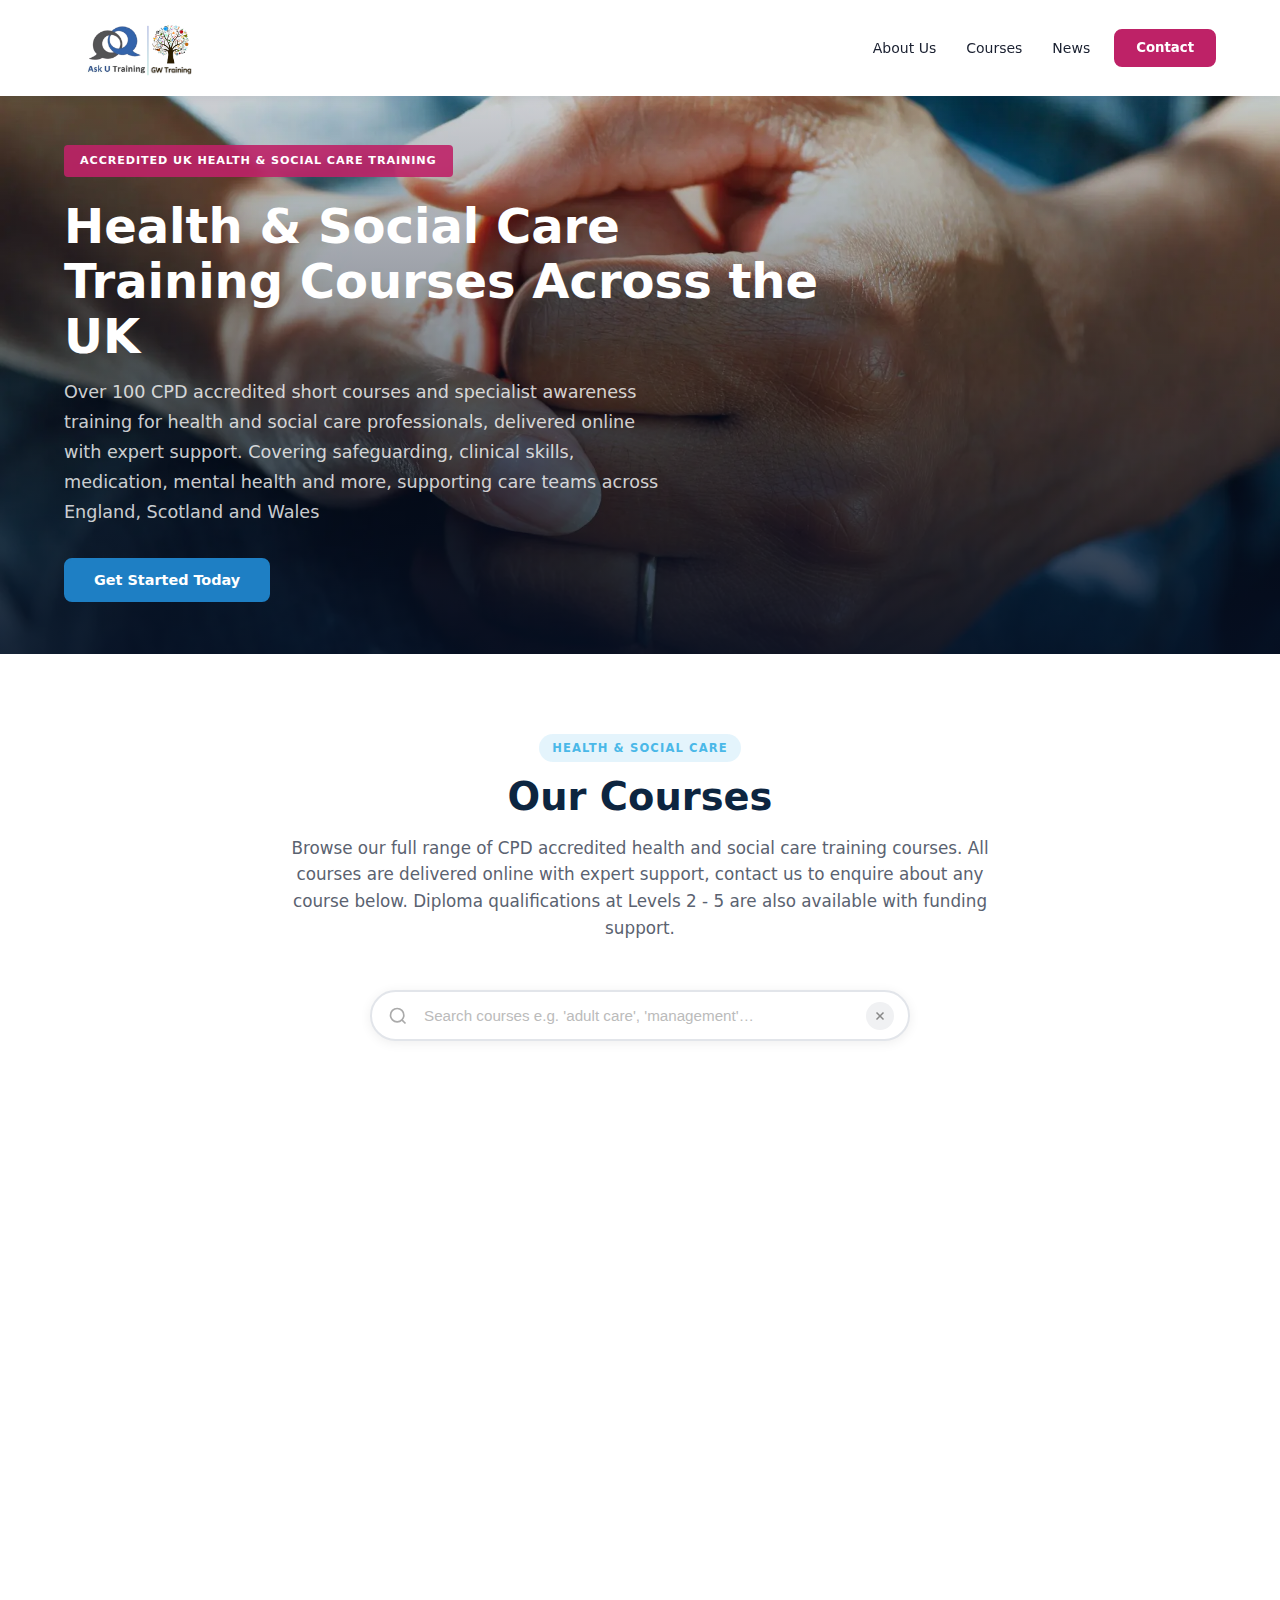
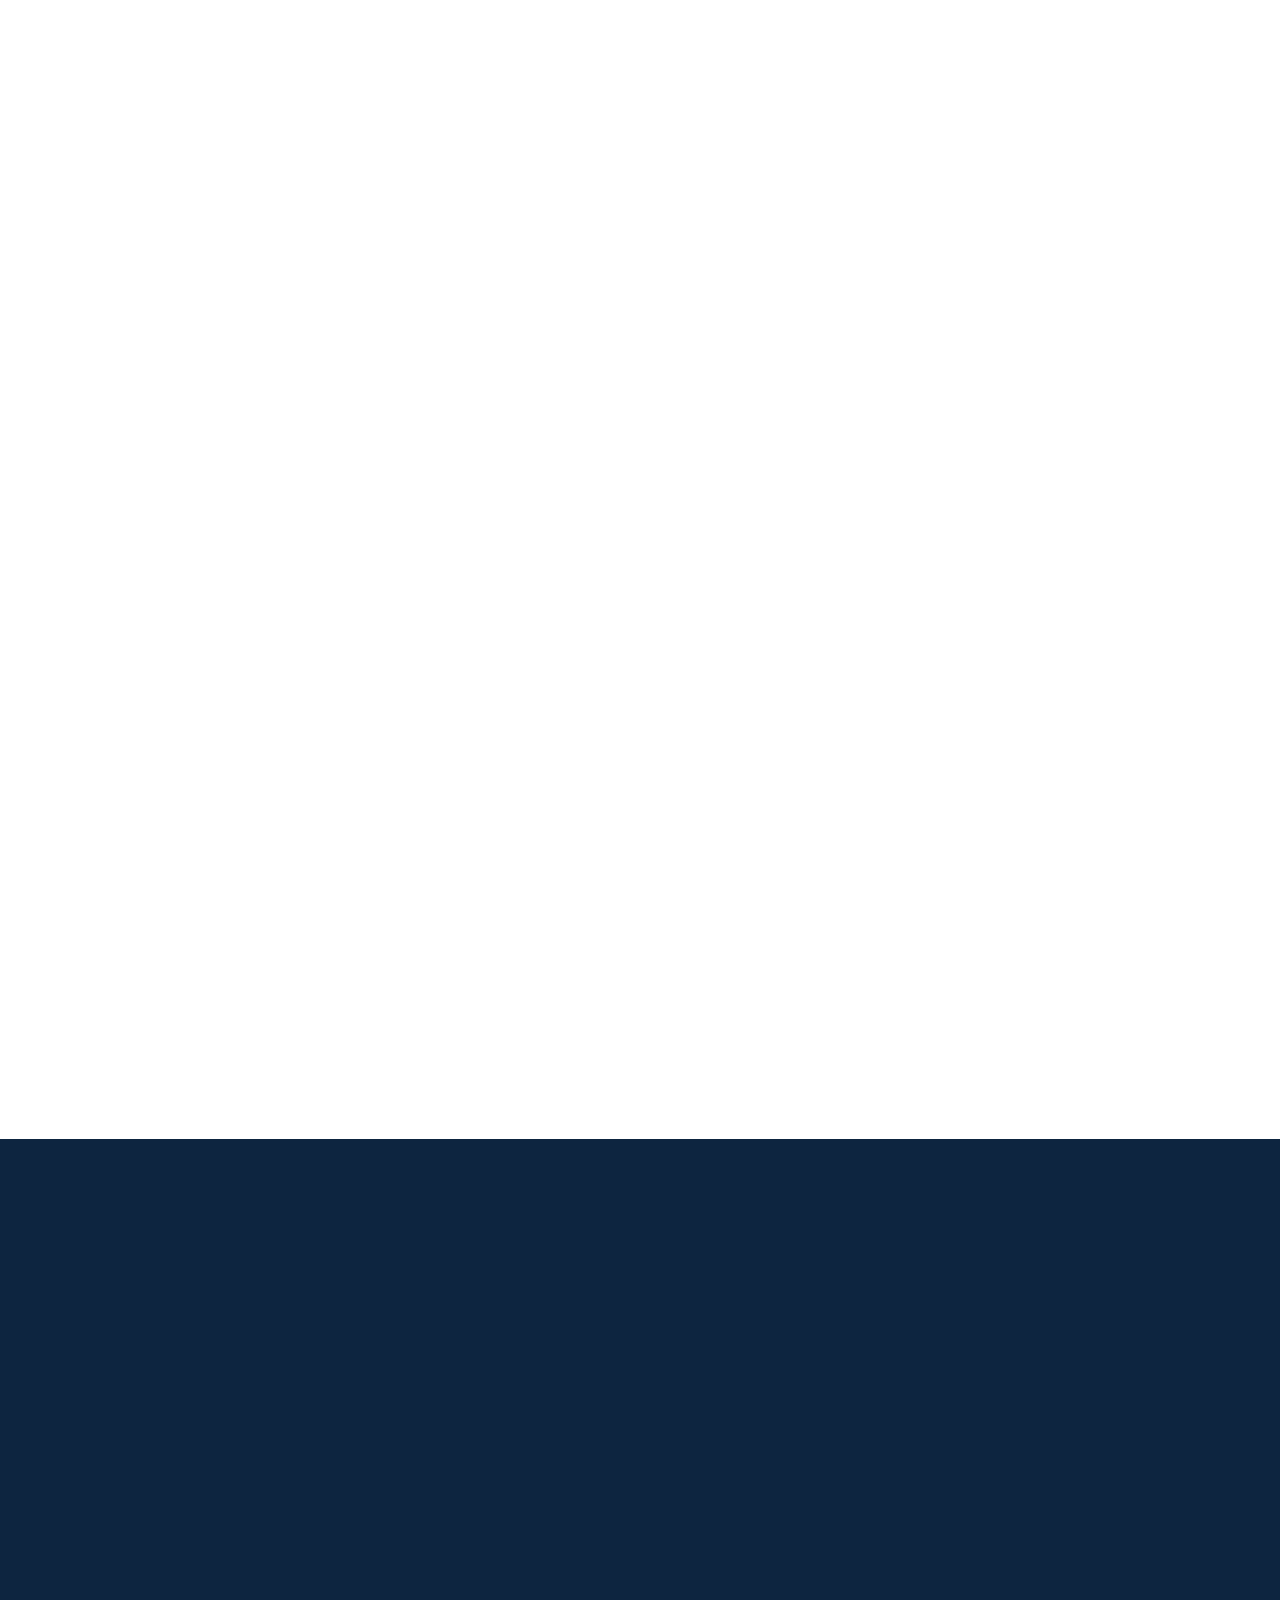
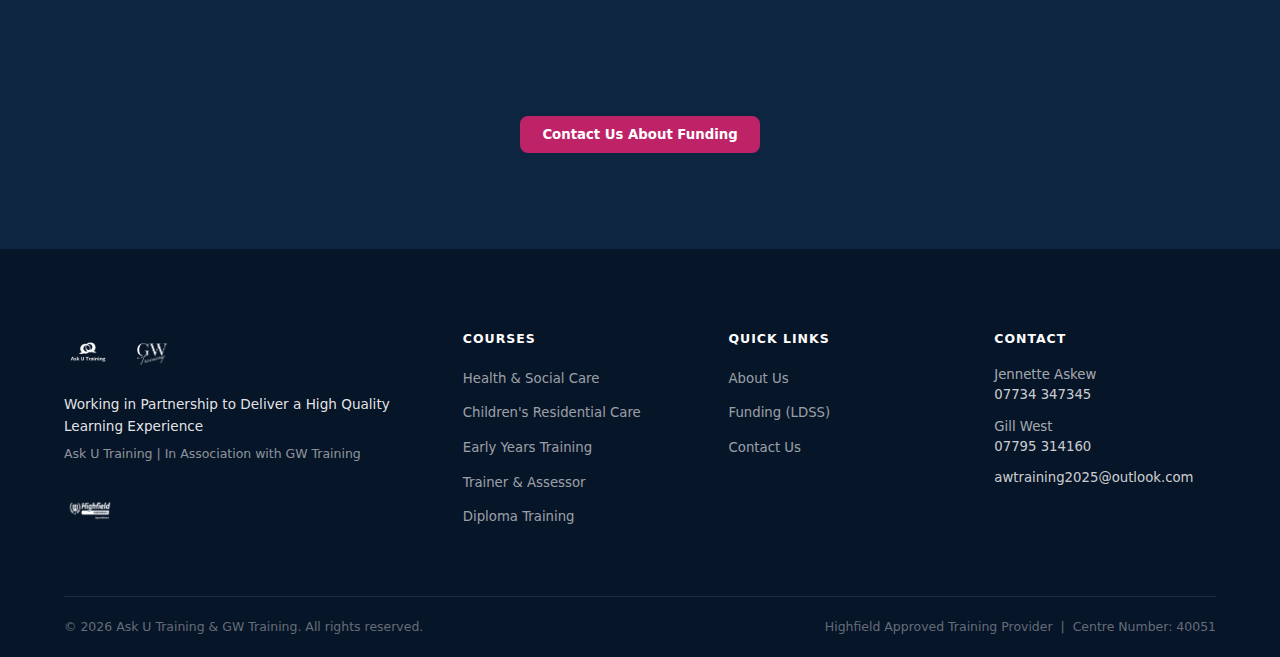
<file: health-social-care.html>
<!DOCTYPE html>
<html lang="en">
<head>
   <meta charset="UTF-8" />
  <meta name="viewport" content="width=device-width, initial-scale=1.0" />
  <title>Health &amp; Social Care Training Courses UK | CPD Short Courses | Ask U Training</title>
  <meta name="description" content="Over 100 CPD-accredited health and social care training courses delivered online across the UK. Awareness training, clinical skills, safeguarding, medication and more for care professionals." />
  <link rel="stylesheet" href="styles.css" />
  <style>
    .upskill-section {
      background: linear-gradient(135deg, #0f2d6b 0%, #1a4fa8 55%, #1b5fcc 100%);
      position: relative;
      overflow: hidden;
    }
    .upskill-section::before {
      content: "";
      position: absolute;
      inset: 0;
      background: radial-gradient(ellipse at 70% 50%, rgba(255,255,255,0.06) 0%, transparent 65%);
      pointer-events: none;
    }
    .upskill-inner {
      max-width: 820px;
      margin: 0 auto;
      text-align: center;
      position: relative;
    }
    .upskill-section .section-tag {
      background: rgba(255,255,255,0.18);
      color: #fff;
    }
    .upskill-section h2 {
      color: #fff;
    }
    .upskill-section > .container > .upskill-inner > p {
      color: rgba(255,255,255,0.88);
      font-size: 1.05rem;
      line-height: 1.7;
      max-width: 680px;
      margin: 0 auto;
    }
    .upskill-list {
      list-style: none;
      padding: 0;
      margin: 32px auto 0;
      display: grid;
      grid-template-columns: repeat(2, 1fr);
      gap: 14px;
      max-width: 700px;
    }
    .upskill-list li {
      background: rgba(5, 18, 60, 0.45);
      border: 1px solid rgba(255,255,255,0.12);
      border-radius: 8px;
      padding: 14px 16px 14px 44px;
      position: relative;
      color: #fff;
      line-height: 1.45;
      font-size: 0.95rem;
      text-align: left;
      backdrop-filter: blur(4px);
    }
    .upskill-list li::before {
      content: "✓";
      position: absolute;
      left: 14px;
      top: 14px;
      color: var(--amber, #e8a020);
      font-weight: 700;
      font-size: 1rem;
    }
    @media (max-width: 600px) {
      .upskill-list { grid-template-columns: 1fr; }
    }
    .funding-cta-section {
      background: var(--navy, #0d1b3e);
      color: #fff;
    }
    .funding-cta-section .section-tag {
      background: rgba(255,255,255,0.15);
      color: #fff;
    }
    .funding-cta-section h2 {
      color: #fff;
    }
    .funding-cta-section .section-sub {
      color: rgba(255,255,255,0.82);
      max-width: 680px;
      margin-left: auto;
      margin-right: auto;
    }
    .funding-contacts {
      display: flex;
      gap: 24px;
      justify-content: center;
      flex-wrap: wrap;
      margin: 36px 0 32px;
    }
    .funding-contact-card {
      background: rgba(255,255,255,0.08);
      border: 1px solid rgba(255,255,255,0.15);
      border-radius: var(--radius, 12px);
      padding: 28px 40px;
      text-align: center;
      min-width: 220px;
    }
    .funding-contact-card h3 {
      color: #fff;
      margin: 0 0 10px;
      font-size: 1.1rem;
    }
    .funding-phone {
      font-size: 1.35rem;
      font-weight: 700;
      color: var(--amber, #e8a020);
      text-decoration: none;
      letter-spacing: 0.5px;
    }
    .funding-phone:hover {
      text-decoration: underline;
    }
    .funding-cta-btn {
      text-align: center;
    }
    .duration-strip {
      display: grid;
      grid-template-columns: repeat(4, 1fr);
      gap: 16px;
      margin: 36px 0 48px;
    }
    .duration-card {
      background: var(--white, #fff);
      border-radius: var(--radius, 12px);
      border-top: 4px solid var(--amber, #e8a020);
      padding: 22px 16px;
      text-align: center;
      box-shadow: var(--shadow-sm, 0 2px 8px rgba(0,0,0,0.07));
    }
    .duration-level {
      display: inline-block;
      background: var(--navy, #0d1b3e);
      color: #fff;
      font-size: 0.78rem;
      font-weight: 700;
      letter-spacing: 0.5px;
      border-radius: 20px;
      padding: 3px 12px;
      margin-bottom: 10px;
      text-transform: uppercase;
    }
    .duration-time {
      font-size: 1.6rem;
      font-weight: 800;
      color: var(--navy, #0d1b3e);
      line-height: 1;
      margin-bottom: 4px;
    }
    .duration-label {
      font-size: 0.8rem;
      color: var(--text-muted, #888);
      text-transform: uppercase;
      letter-spacing: 0.5px;
    }
    @media (max-width: 600px) {
      .duration-strip { grid-template-columns: repeat(2, 1fr); }
    }

    /* ---- Hero entrance cascade ---- */
    @keyframes heroFadeUp {
      from { opacity: 0; transform: translateY(26px); }
      to   { opacity: 1; transform: none; }
    }
    .course-hero-content .hero-badge       { animation: heroFadeUp 0.6s ease 0.15s both; }
    .course-hero-content h1                { animation: heroFadeUp 0.65s ease 0.3s both; }
    .course-hero-content .course-hero-sub  { animation: heroFadeUp 0.65s ease 0.45s both; }
    .course-hero-content .course-hero-ctas { animation: heroFadeUp 0.65s ease 0.6s both; }

    /* ---- Scroll reveal keyframes ---- */
    @keyframes revealUp {
      from { opacity: 0; transform: translateY(32px); }
      to   { opacity: 1; transform: none; }
    }
    @keyframes revealLeft {
      from { opacity: 0; transform: translateX(-24px); }
      to   { opacity: 1; transform: none; }
    }
    .pre-reveal       { opacity: 0 !important; }
    .play-reveal-up   { animation: revealUp   0.65s cubic-bezier(0.16,1,0.3,1) both; }
    .play-reveal-left { animation: revealLeft 0.52s cubic-bezier(0.16,1,0.3,1) both; }

    /* ---- Duration card hover ---- */
    .duration-card {
      transition: transform 0.26s ease, box-shadow 0.26s ease, border-top-color 0.26s ease;
      cursor: default;
    }
    .duration-card:hover {
      transform: translateY(-7px);
      box-shadow: 0 14px 32px rgba(0,0,0,0.14);
      border-top-color: var(--navy, #0d1b3e);
    }
    .duration-card:hover .duration-time  { color: var(--amber, #e8a020); transition: color 0.2s ease; }
    .duration-card:hover .duration-level { background: var(--amber, #e8a020); transition: background 0.2s ease; }

    /* ---- Upskill list item hover ---- */
    .upskill-list li {
      transition: background 0.22s ease, border-color 0.22s ease, transform 0.22s ease;
    }
    .upskill-list li:hover {
      background: rgba(5, 18, 60, 0.68);
      border-color: rgba(255,255,255,0.3);
      transform: translateX(5px);
    }

    /* ---- Funding contact card hover ---- */
    .funding-contact-card {
      transition: background 0.22s ease, border-color 0.22s ease, transform 0.25s ease, box-shadow 0.25s ease;
    }
    .funding-contact-card:hover {
      background: rgba(255,255,255,0.15);
      border-color: rgba(255,255,255,0.32);
      transform: translateY(-6px);
      box-shadow: 0 14px 32px rgba(0,0,0,0.28);
    }

    /* ---- Course card enhanced hover ---- */
    .course-card {
      transition: transform 0.28s cubic-bezier(0.16,1,0.3,1), box-shadow 0.28s ease, border-top-color 0.28s ease;
    }
    .course-card:hover { border-top-color: var(--navy, #0d1b3e); }

    /* ---- Course search bar ---- */
    .course-search-wrap {
      margin: 0 0 40px;
    }
    .course-search-inner {
      position: relative;
      max-width: 540px;
      margin: 0 auto;
    }
    .course-search-icon {
      position: absolute;
      left: 18px;
      top: 50%;
      transform: translateY(-50%);
      width: 20px;
      height: 20px;
      color: #aaa;
      pointer-events: none;
      flex-shrink: 0;
    }
    .course-search-input {
      width: 100%;
      padding: 15px 52px 15px 52px;
      border: 2px solid #e2e5ea;
      border-radius: 50px;
      font-size: 0.95rem;
      color: var(--text-dark, #1a1a2e);
      background: #fff;
      outline: none;
      transition: border-color 0.2s ease, box-shadow 0.2s ease;
      box-shadow: 0 2px 12px rgba(0,0,0,0.07);
      box-sizing: border-box;
    }
    .course-search-input:focus {
      border-color: var(--amber, #e8a020);
      box-shadow: 0 0 0 4px rgba(232,160,32,0.14), 0 2px 12px rgba(0,0,0,0.07);
    }
    .course-search-input::placeholder { color: #bbb; }
    .course-search-clear {
      position: absolute;
      right: 16px;
      top: 50%;
      transform: translateY(-50%);
      background: #f0f1f3;
      border: none;
      border-radius: 50%;
      cursor: pointer;
      padding: 5px;
      width: 28px;
      height: 28px;
      display: flex;
      align-items: center;
      justify-content: center;
      color: #888;
      transition: background 0.18s ease, color 0.18s ease;
    }
    .course-search-clear:hover { background: var(--navy, #0d1b3e); color: #fff; }
    .course-search-clear svg { width: 14px; height: 14px; }
    .course-no-results {
      display: none;
      grid-column: 1 / -1;
      text-align: center;
      padding: 56px 20px;
      color: var(--text-muted, #888);
    }
    .course-no-results.show { display: block; }
    .course-no-results strong { display: block; font-size: 1.1rem; color: var(--text-dark, #1a1a2e); margin-bottom: 6px; }
  </style>
</head>
<body>

  <!-- ========== HEADER / NAV ========== -->
  <header class="header" id="header">
    <nav class="nav container">

            <a href="index.html" class="nav-logo">
        <img src="images/ask-u-training-gw-training-logo.svg" alt="Ask U Training in Association with GW Training" class="nav-logo-img">
      </a>

      <button class="burger" id="burger" aria-label="Toggle navigation menu" aria-expanded="false">
        <span></span><span></span><span></span>
      </button>

      <ul class="nav-menu" id="navMenu">
        <li class="nav-item"><a href="index.html#about" class="nav-link">About Us</a></li>
                <li class="nav-item has-dropdown nav-item-split" id="qualDropdown">
          <span class="nav-link nav-courses-label">Courses</span>
          <button class="nav-toggle-btn" aria-label="Toggle Submenu" aria-expanded="false">
            <svg class="chevron" viewBox="0 0 24 24" fill="none" stroke="currentColor" stroke-width="2.5" stroke-linecap="round" stroke-linejoin="round"><polyline points="6 9 12 15 18 9"></polyline></svg>
          </button>
          <ul class="dropdown mega-menu" role="menu">
            <li class="mega-col">
              <a href="health-social-care.html" class="mega-col-header">Health &amp; Social Care<span class="mega-col-expand">+</span></a>
              <ul class="mega-course-list">
                <li><a href="health-social-care.html#epilepsy-awareness">Epilepsy Awareness Training</a></li>
                <li><a href="health-social-care.html#learning-disabilities">Learning Disabilities Awareness</a></li>
                <li><a href="health-social-care.html#oral-health-care">Oral Health Care Training</a></li>
              </ul>
            </li>
            <li class="mega-col">
              <a href="contact.html" class="mega-col-header">Health &amp; Safety</a>
            </li>
            <li class="mega-col">
              <a href="childrens-residential.html" class="mega-col-header">Child Care Training</a>
            </li>
            <li class="mega-col">
              <a href="early-years.html" class="mega-col-header">Childcare &amp; Education</a>
            </li>
            <li class="mega-col">
              <a href="contact.html" class="mega-col-header">Leadership, Management &amp; Business</a>
            </li>
            <li class="mega-col">
              <a href="contact.html" class="mega-col-header">Champions in Care Training</a>
            </li>
            <li class="mega-col">
              <a href="contact.html" class="mega-col-header">First Aid</a>
            </li>
            <li class="mega-col">
              <a href="diploma-training-courses-uk.html" class="mega-col-header">Diploma Training<span class="mega-col-expand">+</span></a>
              <ul class="mega-course-list">
                <li><a href="diploma-training-courses-uk.html#adult-care-diplomas">Adult Care Diplomas (Levels 2&ndash;5)</a></li>
                <li><a href="diploma-training-courses-uk.html#adult-care-unit-guidance">Adult Care Diploma Unit Guidance</a></li>
                <li><a href="diploma-training-courses-uk.html#residential-child-care">Residential Child Care Diplomas</a></li>
                <li><a href="diploma-training-courses-uk.html#teaching-learning-schools">Supporting Teaching &amp; Learning in Schools</a></li>
                <li><a href="diploma-training-courses-uk.html#teaching-learning-unit-guidance">Supporting Teaching &amp; Learning Unit Guidance</a></li>
                <li><a href="diploma-training-courses-uk.html#child-care-unit-guidance">Child Care Unit Support &amp; Guidance</a></li>
                <li><a href="diploma-training-courses-uk.html#management-diplomas">Management Diplomas</a></li>
                <li><a href="diploma-training-courses-uk.html#customer-service-diploma">Customer Service Diploma</a></li>
                <li><a href="diploma-training-courses-uk.html#business-admin-diploma">Business Administration Diploma</a></li>
                <li><a href="diploma-training-courses-uk.html#adult-social-care-certificate">Adult Social Care Certificate</a></li>
                <li><a href="diploma-training-courses-uk.html#early-years-educator">Early Years Educator (EYE) Diploma</a></li>
              </ul>
            </li>
          </ul>
        </li>
        <li class="nav-item"><a href="news.html" class="nav-link">News</a></li>
        <li class="nav-item nav-cta-item"><a href="contact.html" class="btn btn-nav">Contact</a></li>
      </ul>

      <div class="nav-overlay" id="navOverlay"></div>
    </nav>
  </header>

  <!-- ========== CATEGORY HERO ========== -->
  <section class="course-hero" aria-label="Diploma Training courses">
    <div class="course-hero-media">
      <img src="images/health-and-social-care-training-hero.webp" alt="Health and Social Care Training" />
    </div>
    <div class="course-hero-overlay"></div>
    <div class="course-hero-content container">
      <span class="hero-badge">Accredited UK Health &amp; Social Care Training</span>
      <h1>Health & Social Care Training Courses Across the UK
   </h1>
      <p class="course-hero-sub">Over 100 CPD accredited short courses and specialist awareness training for health and social care professionals, delivered online with expert support. Covering safeguarding, clinical skills, medication, mental health and more, supporting care teams across England, Scotland and Wales
      </p>
      <div class="course-hero-ctas">
        <a href="contact.html" class="btn btn-primary">Get Started Today</a>
       
      </div>
    </div>
  </section>

  <!-- ========== COURSES ========== -->
  <section class="category-section section">
    <div class="container">

      <div class="section-header">
        <span class="section-tag">Health &amp; Social Care</span>
        <h2>Our Courses</h2>
        <p class="section-sub">Browse our full range of CPD accredited health and social care training courses. All courses are delivered online with expert support, contact us to enquire about any course below. Diploma qualifications at Levels 2 - 5 are also available with funding support.</p>
      </div>

      

      <!-- Search / filter -->
      <div class="course-search-wrap">
        <div class="course-search-inner">
          <svg class="course-search-icon" viewBox="0 0 24 24" fill="none" stroke="currentColor" stroke-width="2"><circle cx="11" cy="11" r="8"/><path d="M21 21l-4.35-4.35"/></svg>
          <input type="text" id="courseFilter" class="course-search-input" placeholder="Search courses e.g. 'adult care', 'management'…" autocomplete="off" />
          <button class="course-search-clear" id="courseFilterClear" aria-label="Clear search" hidden>
            <svg viewBox="0 0 24 24" fill="none" stroke="currentColor" stroke-width="2.5"><path d="M18 6L6 18M6 6l12 12"/></svg>
          </button>
        </div>
      </div>

      <div class="course-cards-grid">

        <div class="course-no-results" id="courseNoResults">
          <strong>No courses found</strong>
          Try a different keyword or <button onclick="document.getElementById('courseFilter').value='';document.getElementById('courseFilter').dispatchEvent(new Event('input'));" style="background:none;border:none;color:var(--amber,#e8a020);cursor:pointer;font-size:inherit;padding:0;text-decoration:underline;">clear the search</button>
        </div>

        <article class="course-card" id="epilepsy-awareness" data-reveal="top">
          <div class="course-card-header">
            <span class="course-level-badge">Certificate</span>
            <h3>Epilepsy Awareness Training Course</h3>

          </div>
          <p class="course-card-desc">The Epilepsy Awareness training is specifically targeted at those working with individuals who have been diagnosed with epilepsy.</p> 

          <p>The Epilepsy Awareness course is delivered in line with guidelines set out by the following bodies:
          (ESNA) Epilepsy Nurses Association
          Royal College of Psychiatrists
          (ILEA) International League Against Epilepsy
          This course has been designed to ensure that staff are provided with current relevant theoretical knowledge and skills.</p>

         <p>Attendees who complete this training will be awarded a CPD certificate of completion which is valid for 3 years.
        </p>
          <div class="course-card-areas">
            <h4>Content Overview</h4>
            <ul>
              <li>What is Epilepsy</li>
              <li>Emergency planning in care</li>
              <li>First Aid for seizures</li>
              <li>Planning ahead/Risk Assessment.</li>
              <li>Types of seizures</li>
              <li>Recognising the emergency situation</li>
            </ul>
          </div>
         <p><em>For full course details and to book, please get in touch.</em></p>


          <div class="course-card-meta">
            <span class="course-meta-chip">
              <svg viewBox="0 0 24 24" fill="none" stroke="currentColor" stroke-width="2"><path d="M22 10v6M2 10l10-5 10 5-10 5z"/><path d="M6 12v5c3 3 9 3 12 0v-5"/></svg>
              Highfield Approved
            </span>
            <span class="course-meta-chip">
              <svg viewBox="0 0 24 24" fill="none" stroke="currentColor" stroke-width="2"><rect x="2" y="3" width="20" height="14" rx="2"/><path d="M8 21h8M12 17v4"/></svg>
              Online E-Portfolio
            </span>
            <span class="course-meta-chip">
              <svg viewBox="0 0 24 24" fill="none" stroke="currentColor" stroke-width="2"><circle cx="12" cy="12" r="10"/><path d="M12 6v6l4 2"/></svg>
              Funding Available
            </span>
          </div>
          <a href="contact.html" class="btn btn-nav">Enquire Now</a>
        </article>

        <article class="course-card" id="learning-disabilities" data-reveal="top">
          <div class="course-card-header">
            <span class="course-level-badge">Certificate</span>
            <h3>Learning Disabilities Awareness Training Course</h3>
          </div>
          <p class="course-card-desc">The Learning Disability Awareness training course aims to build attendees understanding of learning disabilities.</p> 

          <p>The course is suitable for staff working in a health or social care, a community or an education setting or whether you work in a paid or voluntary role.</p>

         <p>Attendees who complete this Learning Disabilities training will be awarded a certificate of completion which is valid for 2 years.
        </p>
          <div class="course-card-areas">
            <h4>Content Overview</h4>
            <ul>
              <li>Causes of learning disability</li>
              <li>Types of learning disability</li>
              <li>The effects of learning disability on the individual and their family</li>
              <li>Planning ahead/Risk Assessment.</li>
              <li>Learning disabilities and sexual relationships</li>
              <li>Person centred support for individuals with learning disabilities</li>
            </ul>
          </div>
         <p><em>For full course details and to book, please get in touch.</em></p>


          <div class="course-card-meta">
            <span class="course-meta-chip">
              <svg viewBox="0 0 24 24" fill="none" stroke="currentColor" stroke-width="2"><path d="M22 10v6M2 10l10-5 10 5-10 5z"/><path d="M6 12v5c3 3 9 3 12 0v-5"/></svg>
              Highfield Approved
            </span>
            <span class="course-meta-chip">
              <svg viewBox="0 0 24 24" fill="none" stroke="currentColor" stroke-width="2"><rect x="2" y="3" width="20" height="14" rx="2"/><path d="M8 21h8M12 17v4"/></svg>
              Online E-Portfolio
            </span>
            <span class="course-meta-chip">
              <svg viewBox="0 0 24 24" fill="none" stroke="currentColor" stroke-width="2"><circle cx="12" cy="12" r="10"/><path d="M12 6v6l4 2"/></svg>
              Funding Available
            </span>
          </div>
          <a href="contact.html" class="btn btn-nav">Enquire Now</a>
        </article>

        <article class="course-card" id="oral-health-care" data-reveal="top">
          <div class="course-card-header">
            <span class="course-level-badge">Certificate</span>
            <h3>Oral Health Care Training</h3>

          </div>
          <p class="course-card-desc">The oral health care training is aimed at anyone who is responsible for providing personal care to clients. <br>The course assists the understanding of the importance of Oral Health Care and help guide on ways of supporting an individual’s oral hygiene.
 
          </p> 

          <p>The course is suitable for staff working in a health or social care, a community or an education setting or whether you work in a paid or voluntary role. </p>

         <p>Attendees who complete this ‘Oral Health Care’ training will be awarded a certificate of completion which is valid for 2 years.</p>
          <div class="course-card-areas">
            <h4>Content Overview</h4>
            <ul>
              <li>What is oral health</li>
              <li>Oral care for individuals with dentures</li>
              <li>The importance of oral health</li>
              <li>Documenting oral health care</li>
              <li>How to assess oral health</li>
              <li>The impact of untreated dental pain and mouth infections</li>
            </ul>
          </div>
         <p><em>For full course details and to book, please get in touch.</em></p>


          <div class="course-card-meta">
            <span class="course-meta-chip">
              <svg viewBox="0 0 24 24" fill="none" stroke="currentColor" stroke-width="2"><path d="M22 10v6M2 10l10-5 10 5-10 5z"/><path d="M6 12v5c3 3 9 3 12 0v-5"/></svg>
              Highfield Approved
            </span>
            <span class="course-meta-chip">
              <svg viewBox="0 0 24 24" fill="none" stroke="currentColor" stroke-width="2"><rect x="2" y="3" width="20" height="14" rx="2"/><path d="M8 21h8M12 17v4"/></svg>
              Online E-Portfolio
            </span>
            <span class="course-meta-chip">
              <svg viewBox="0 0 24 24" fill="none" stroke="currentColor" stroke-width="2"><circle cx="12" cy="12" r="10"/><path d="M12 6v6l4 2"/></svg>
              Funding Available
            </span>
          </div>
          <a href="contact.html" class="btn btn-nav">Enquire Now</a>
        </article>
       
  </section>

  <!-- ========== FUNDING CTA ========== -->
  <section class="section funding-cta-section">
    <div class="container">
      <div class="section-header">
        <span class="section-tag">Funding</span>
        <h2>Could Your Team Be Eligible for Funding?</h2>
        <p class="section-sub">Many of our diploma qualifications may be eligible for government and LDSS funding, which could significantly reduce or fully cover the cost of training for your staff. Get in touch with our team today to find out what funding is available for your organisation.</p>
      </div>
      <div class="funding-contacts">
        <div class="funding-contact-card">
          <h3>Jennette Askew</h3>
          <a href="tel:07734347345" class="funding-phone">07734 347345</a>
        </div>
        <div class="funding-contact-card">
          <h3>Gill West</h3>
          <a href="tel:07795314160" class="funding-phone">07795 314160</a>
        </div>
      </div>
      <div class="funding-cta-btn">
        <a href="contact.html" class="btn btn-nav">Contact Us About Funding</a>
      </div>
    </div>
  </section>

  <!-- ========== FOOTER ========== -->
  <footer class="footer">
    <div class="container">
      <div class="footer-grid">

        <div class="footer-brand">
          <div class="footer-logos">
            <img src="images/ask-u-training-logo.svg" alt="Ask U Training" class="footer-logo-img">
            <img src="images/gw-training-logo.svg" alt="GW Training" class="footer-logo-img">
          </div>
          <p class="footer-tagline">Working in Partnership to Deliver a High Quality Learning Experience</p>
          <p class="footer-sub">Ask U Training | In Association with GW Training</p>
          <div class="footer-accred-logos">
            <img src="images/highfield-qualifications-image.svg" alt="Highfield Qualifications" class="footer-accred-img">
          </div>
        </div>

        <div class="footer-links">
          <h4>Courses</h4>
          <ul>
            <li><a href="health-social-care.html">Health &amp; Social Care</a></li>
            <li><a href="childrens-residential.html">Children's Residential Care</a></li>
            <li><a href="early-years.html">Early Years Training</a></li>
            <li><a href="trainer-assessor.html">Trainer &amp; Assessor</a></li>
            <li><a href="diploma-training-courses-uk.html">Diploma Training</a></li>
          </ul>
        </div>

        <div class="footer-links">
          <h4>Quick Links</h4>
          <ul>
            <li><a href="index.html#about">About Us</a></li>
            <li><a href="index.html#funding">Funding (LDSS)</a></li>
            <li><a href="contact.html">Contact Us</a></li>
          </ul>
        </div>

        <div class="footer-contact">
          <h4>Contact</h4>
          <p>Jennette Askew<br><a href="tel:07734347345">07734 347345</a></p>
          <p>Gill West<br><a href="tel:07795314160">07795 314160</a></p>
          <p><a href="mailto:awtraining2025@outlook.com">awtraining2025@outlook.com</a></p>
        </div>

      </div>
      <div class="footer-bottom">
        <p>&copy; 2026 Ask U Training &amp; GW Training. All rights reserved.</p>
        <p>Highfield Approved Training Provider &nbsp;|&nbsp; Centre Number: 40051</p>
      </div>
    </div>
  </footer>

  <script src="main.js"></script>
  <script>
  (function () {
    if (!('IntersectionObserver' in window)) return;

    /* --- Stagger reveal: course cards, duration cards, funding contact cards --- */
    const cardEls = document.querySelectorAll('.course-card, .duration-card, .funding-contact-card');
    cardEls.forEach(el => el.classList.add('pre-reveal'));

    const cardObs = new IntersectionObserver((entries) => {
      const visible = entries.filter(e => e.isIntersecting);
      visible.sort((a, b) => a.target.getBoundingClientRect().top - b.target.getBoundingClientRect().top);
      visible.forEach((entry, i) => {
        const el = entry.target;
        setTimeout(() => {
          el.classList.remove('pre-reveal');
          el.classList.add('play-reveal-up');
          el.addEventListener('animationend', () => el.classList.remove('play-reveal-up'), { once: true });
        }, i * 75);
        cardObs.unobserve(el);
      });
    }, { threshold: 0, rootMargin: '0px 0px 100px 0px' });

    cardEls.forEach(el => cardObs.observe(el));

    // Fallback: if observer misses any cards (e.g. already in view on load), show them after 1.2s
    setTimeout(() => {
      cardEls.forEach(el => {
        if (el.classList.contains('pre-reveal')) {
          el.classList.remove('pre-reveal');
        }
      });
    }, 1200);

    /* --- Stagger reveal: upskill list items (slide in from left) --- */
    const upskillItems = document.querySelectorAll('.upskill-list li');
    upskillItems.forEach(li => li.classList.add('pre-reveal'));

    const upskillList = document.querySelector('.upskill-list');
    if (upskillList) {
      const listObs = new IntersectionObserver((entries) => {
        if (entries[0].isIntersecting) {
          upskillItems.forEach((li, i) => {
            setTimeout(() => {
              li.classList.remove('pre-reveal');
              li.classList.add('play-reveal-left');
              li.addEventListener('animationend', () => li.classList.remove('play-reveal-left'), { once: true });
            }, i * 110);
          });
          listObs.disconnect();
        }
      }, { threshold: 0.15 });
      listObs.observe(upskillList);
    }

    /* --- Course search filter --- */
    const filterInput = document.getElementById('courseFilter');
    const filterClear = document.getElementById('courseFilterClear');
    const allCards    = document.querySelectorAll('.course-cards-grid .course-card');
    const noResults   = document.getElementById('courseNoResults');

    if (filterInput) {
      filterInput.addEventListener('input', () => {
        const q = filterInput.value.trim().toLowerCase();
        filterClear.hidden = !q;
        let visible = 0;
        allCards.forEach(card => {
          const match = !q || card.textContent.toLowerCase().includes(q);
          card.style.display = match ? '' : 'none';
          if (match) visible++;
        });
        if (noResults) noResults.classList.toggle('show', visible === 0 && q.length > 0);
      });

      filterClear.addEventListener('click', () => {
        filterInput.value = '';
        filterClear.hidden = true;
        allCards.forEach(card => card.style.display = '');
        if (noResults) noResults.classList.remove('show');
        filterInput.focus();
      });
    }

    /* --- Section headers fade up --- */
    document.querySelectorAll('.section-header').forEach(el => {
      el.classList.add('pre-reveal');
      const hObs = new IntersectionObserver((entries) => {
        if (entries[0].isIntersecting) {
          entries[0].target.classList.remove('pre-reveal');
          entries[0].target.classList.add('play-reveal-up');
          entries[0].target.addEventListener('animationend', () =>
            entries[0].target.classList.remove('play-reveal-up'), { once: true });
          hObs.disconnect();
        }
      }, { threshold: 0, rootMargin: '0px 0px 60px 0px' });
      hObs.observe(el);
      // Fallback: show after 1s if observer doesn't fire
      setTimeout(() => el.classList.remove('pre-reveal'), 1000);
    });

})();
  </script>
</body>
</html>
</file>
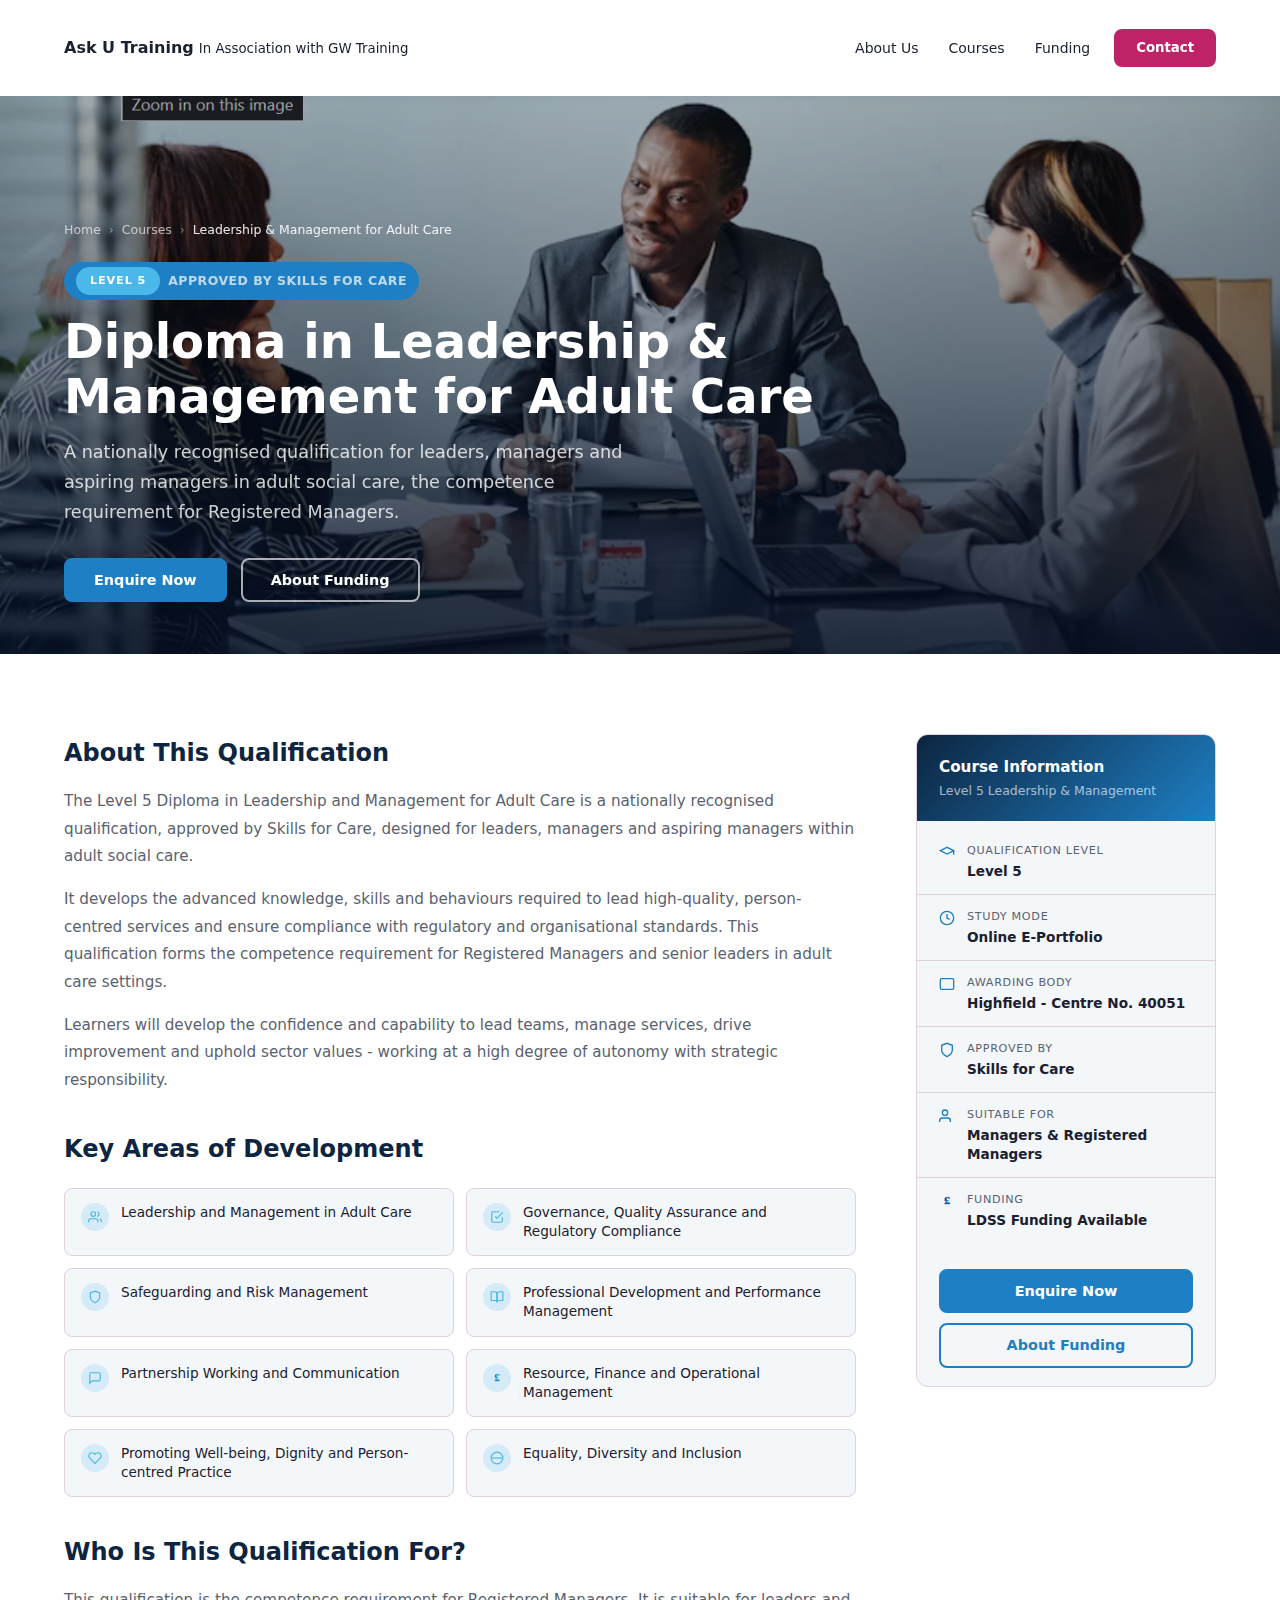
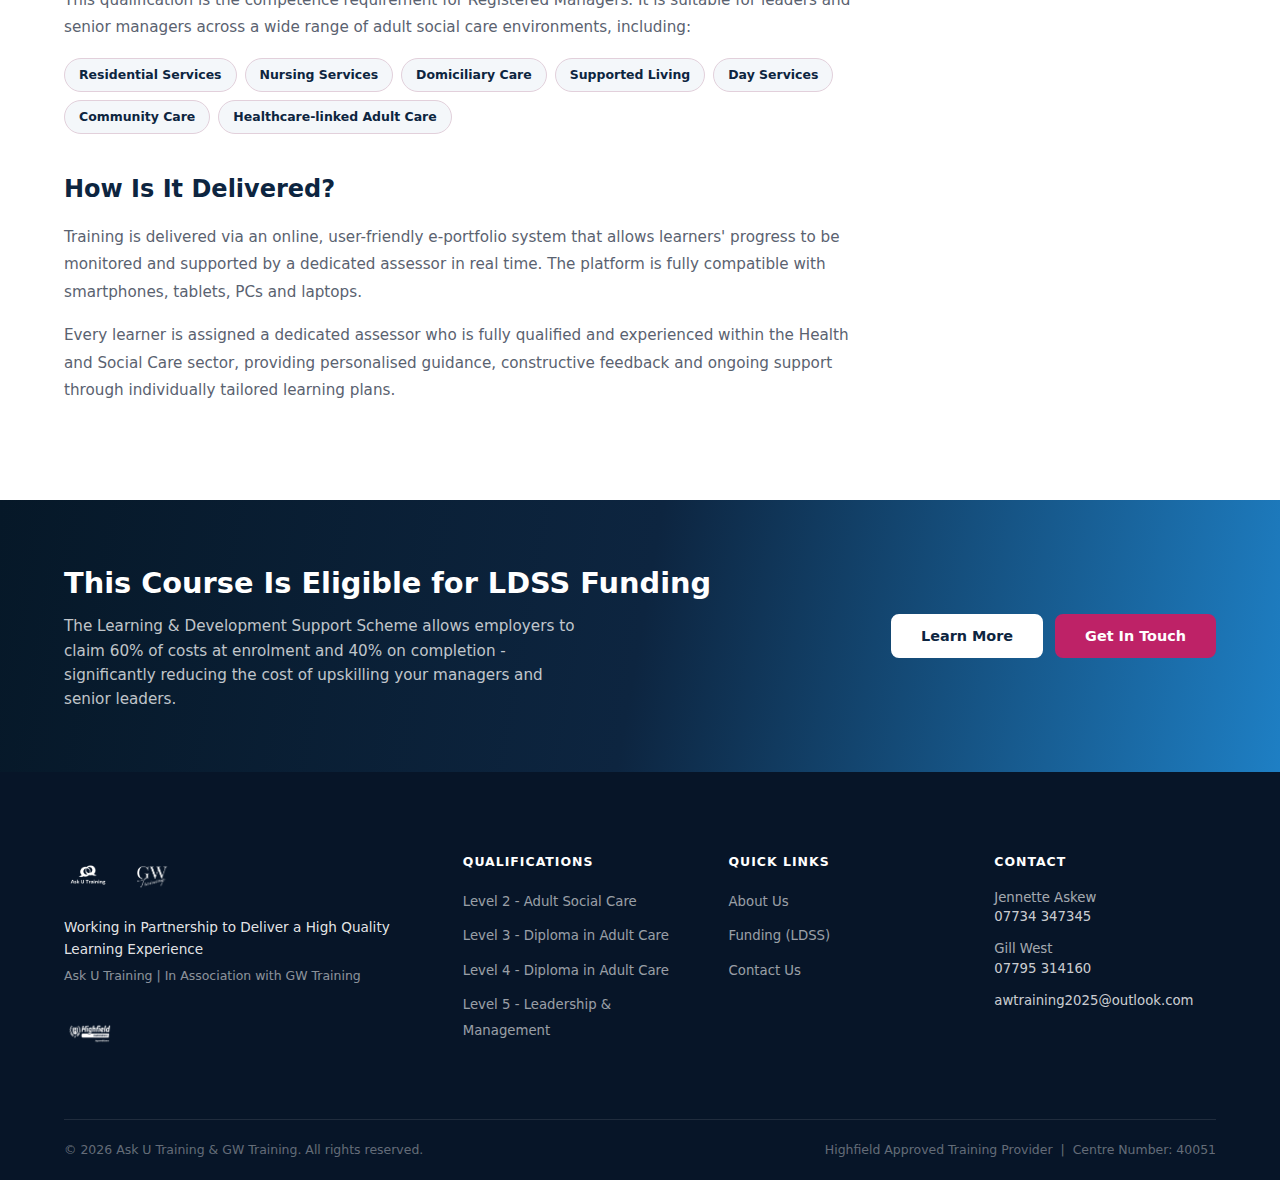
<file: leadership-management-adult-care.html>
<!DOCTYPE html>
<html lang="en">
<head>
  <meta charset="UTF-8" />
  <meta name="viewport" content="width=device-width, initial-scale=1.0" />
  <title>Level 5 Leadership &amp; Management for Adult Care | Ask U Training</title>
  <link rel="stylesheet" href="styles.css" />
</head>
<body>

  <!-- ========== HEADER / NAV ========== -->
  <header class="header" id="header">
    <nav class="nav container">
      <a href="index.html" class="nav-logo">
        <div class="logo-text">
          <strong><span class="logo-name-primary">Ask U</span><span class="logo-name-secondary"> Training</span></strong>
          <small>In Association with GW Training</small>
        </div>
      </a>
      <button class="burger" id="burger" aria-label="Toggle navigation menu" aria-expanded="false">
        <span></span><span></span><span></span>
      </button>
      <ul class="nav-menu" id="navMenu">
        <li class="nav-item"><a href="index.html#about" class="nav-link">About Us</a></li>

        <li class="nav-item has-dropdown nav-item-split" id="qualDropdown">
          <a href="qualifications.html" class="nav-link">Courses</a>
          <button class="nav-toggle-btn" aria-label="Toggle Submenu" aria-expanded="false">
            <svg class="chevron" viewBox="0 0 24 24" fill="none" stroke="currentColor" stroke-width="2.5" stroke-linecap="round" stroke-linejoin="round"><polyline points="6 9 12 15 18 9"></polyline></svg>
          </button>
          <ul class="dropdown" role="menu">
            <!-- Health & Social Care -->
            <li class="has-submenu">
              <a href="#" class="submenu-toggle">Health &amp; Social Care <svg class="chevron" viewBox="0 0 24 24" fill="none" stroke="currentColor" stroke-width="2"><polyline points="6 9 12 15 18 9"></polyline></svg></a>
              <ul class="dropdown dropdown-submenu">
                <li><a href="adult-social-care-certificate.html">Level 2 - Adult Social Care Certificate</a></li>
                <li><a href="diploma-adult-care-level-3.html">Level 3 - Diploma in Adult Care</a></li>
                <li><a href="diploma-adult-care-level-4.html">Level 4 - Diploma in Adult Care</a></li>
                <li><a href="leadership-management-adult-care.html">Level 5 - Leadership &amp; Management</a></li>
              </ul>
            </li>
            <!-- Children's Residential -->
            <li class="has-submenu">
              <a href="#" class="submenu-toggle">Children's Residential Care <svg class="chevron" viewBox="0 0 24 24" fill="none" stroke="currentColor" stroke-width="2"><polyline points="6 9 12 15 18 9"></polyline></svg></a>
              <ul class="dropdown dropdown-submenu">
                <li><a href="qualifications.html#childrens">Residential Childcare Courses</a></li>
              </ul>
            </li>
            <!-- Early Years -->
            <li class="has-submenu">
              <a href="#" class="submenu-toggle">Early Years Training <svg class="chevron" viewBox="0 0 24 24" fill="none" stroke="currentColor" stroke-width="2"><polyline points="6 9 12 15 18 9"></polyline></svg></a>
              <ul class="dropdown dropdown-submenu">
                <li><a href="qualifications.html#early-years">Early Years Courses</a></li>
              </ul>
            </li>
            <!-- Trainer / Assessor -->
            <li class="has-submenu">
              <a href="#" class="submenu-toggle">Trainer &amp; Assessor <svg class="chevron" viewBox="0 0 24 24" fill="none" stroke="currentColor" stroke-width="2"><polyline points="6 9 12 15 18 9"></polyline></svg></a>
              <ul class="dropdown dropdown-submenu">
                <li><a href="qualifications.html#trainer">Education &amp; Training Courses</a></li>
              </ul>
            </li>
          </ul>
        </li>

        <li class="nav-item"><a href="index.html#funding" class="nav-link">Funding</a></li>
        <li class="nav-item nav-cta-item"><a href="contact.html" class="btn btn-nav">Contact</a></li>
      </ul>
      <div class="nav-overlay" id="navOverlay"></div>
    </nav>
  </header>

  <!-- ========== COURSE HERO ========== -->
  <section class="course-hero">

    <div class="course-hero-media">
      <img src="images/diploma-leadership-management-adult-care.png" alt="Course Hero Image Leadership and Management for Adult Care"/>
    </div>

    <div class="course-hero-overlay"></div>

    <div class="course-hero-content container">
      <nav class="breadcrumb" aria-label="Breadcrumb">
        <a href="index.html">Home</a>
        <span>›</span>
        <a href="index.html#qualifications">Courses</a>
        <span>›</span>
        <span class="current">Leadership &amp; Management for Adult Care</span>
      </nav>
      <div class="course-level-badge">
        <span class="badge">Level 5</span>
        <span class="approved">Approved by Skills for Care</span>
      </div>
      <h1>Diploma in Leadership &amp; Management for Adult Care</h1>
      <p class="course-hero-sub">A nationally recognised qualification for leaders, managers and aspiring managers in adult social care, the competence requirement for Registered Managers.</p>
      <div class="course-hero-ctas">
        <a href="contact.html" class="btn btn-primary">Enquire Now</a>
        <a href="index.html#funding" class="btn btn-secondary">About Funding</a>
      </div>
    </div>

  </section>

  <!-- ========== COURSE BODY ========== -->
  <section class="course-body">
    <div class="container">
      <div class="course-body-grid">

        <!-- Main content -->
        <div class="course-main">

          <h2>About This Qualification</h2>
          <p>The Level 5 Diploma in Leadership and Management for Adult Care is a nationally recognised qualification, approved by Skills for Care, designed for leaders, managers and aspiring managers within adult social care.</p>
          <p>It develops the advanced knowledge, skills and behaviours required to lead high-quality, person-centred services and ensure compliance with regulatory and organisational standards. This qualification forms the competence requirement for Registered Managers and senior leaders in adult care settings.</p>
          <p>Learners will develop the confidence and capability to lead teams, manage services, drive improvement and uphold sector values - working at a high degree of autonomy with strategic responsibility.</p>

          <h2>Key Areas of Development</h2>
          <div class="key-areas-grid">
            <div class="key-area-item">
              <div class="kicon"><svg viewBox="0 0 24 24" fill="none" stroke="currentColor" stroke-width="2"><path d="M17 21v-2a4 4 0 0 0-4-4H5a4 4 0 0 0-4 4v2"/><circle cx="9" cy="7" r="4"/><path d="M23 21v-2a4 4 0 0 0-3-3.87"/><path d="M16 3.13a4 4 0 0 1 0 7.75"/></svg></div>
              <span>Leadership and Management in Adult Care</span>
            </div>
            <div class="key-area-item">
              <div class="kicon"><svg viewBox="0 0 24 24" fill="none" stroke="currentColor" stroke-width="2"><polyline points="9 11 12 14 22 4"/><path d="M21 12v7a2 2 0 0 1-2 2H5a2 2 0 0 1-2-2V5a2 2 0 0 1 2-2h11"/></svg></div>
              <span>Governance, Quality Assurance and Regulatory Compliance</span>
            </div>
            <div class="key-area-item">
              <div class="kicon"><svg viewBox="0 0 24 24" fill="none" stroke="currentColor" stroke-width="2"><path d="M12 22s8-4 8-10V5l-8-3-8 3v7c0 6 8 10 8 10z"/></svg></div>
              <span>Safeguarding and Risk Management</span>
            </div>
            <div class="key-area-item">
              <div class="kicon"><svg viewBox="0 0 24 24" fill="none" stroke="currentColor" stroke-width="2"><path d="M2 3h6a4 4 0 0 1 4 4v14a3 3 0 0 0-3-3H2z"/><path d="M22 3h-6a4 4 0 0 0-4 4v14a3 3 0 0 1 3-3h7z"/></svg></div>
              <span>Professional Development and Performance Management</span>
            </div>
            <div class="key-area-item">
              <div class="kicon"><svg viewBox="0 0 24 24" fill="none" stroke="currentColor" stroke-width="2"><path d="M21 15a2 2 0 0 1-2 2H7l-4 4V5a2 2 0 0 1 2-2h14a2 2 0 0 1 2 2z"/></svg></div>
              <span>Partnership Working and Communication</span>
            </div>
            <div class="key-area-item">
              <div class="kicon"><svg viewBox="0 0 24 24" fill="currentColor" stroke="none"><text x="12" y="17" text-anchor="middle" font-size="17" font-weight="700" font-family="Georgia,serif">&#163;</text></svg></div>
              <span>Resource, Finance and Operational Management</span>
            </div>
            <div class="key-area-item">
              <div class="kicon"><svg viewBox="0 0 24 24" fill="none" stroke="currentColor" stroke-width="2"><path d="M20.84 4.61a5.5 5.5 0 0 0-7.78 0L12 5.67l-1.06-1.06a5.5 5.5 0 0 0-7.78 7.78l1.06 1.06L12 21.23l7.78-7.78 1.06-1.06a5.5 5.5 0 0 0 0-7.78z"/></svg></div>
              <span>Promoting Well-being, Dignity and Person-centred Practice</span>
            </div>
            <div class="key-area-item">
              <div class="kicon"><svg viewBox="0 0 24 24" fill="none" stroke="currentColor" stroke-width="2"><circle cx="12" cy="12" r="10"/><line x1="2" y1="12" x2="22" y2="12"/></svg></div>
              <span>Equality, Diversity and Inclusion</span>
            </div>
          </div>

          <h2>Who Is This Qualification For?</h2>
          <p>This qualification is the competence requirement for Registered Managers. It is suitable for leaders and senior managers across a wide range of adult social care environments, including:</p>
          <div class="suitable-tags">
            <span class="suitable-tag">Residential Services</span>
            <span class="suitable-tag">Nursing Services</span>
            <span class="suitable-tag">Domiciliary Care</span>
            <span class="suitable-tag">Supported Living</span>
            <span class="suitable-tag">Day Services</span>
            <span class="suitable-tag">Community Care</span>
            <span class="suitable-tag">Healthcare-linked Adult Care</span>
          </div>

          <h2>How Is It Delivered?</h2>
          <p>Training is delivered via an online, user-friendly e-portfolio system that allows learners' progress to be monitored and supported by a dedicated assessor in real time. The platform is fully compatible with smartphones, tablets, PCs and laptops.</p>
          <p>Every learner is assigned a dedicated assessor who is fully qualified and experienced within the Health and Social Care sector, providing personalised guidance, constructive feedback and ongoing support through individually tailored learning plans.</p>

        </div>

        <!-- Sidebar -->
        <aside class="course-sidebar">
          <div class="course-info-panel">
            <div class="course-info-panel-header">
              <h3>Course Information</h3>
              <p>Level 5 Leadership &amp; Management</p>
            </div>
            <div class="course-info-list">
              <div class="course-info-row">
                <svg viewBox="0 0 24 24" fill="none" stroke="currentColor" stroke-width="2"><path d="M22 10v6M2 10l10-5 10 5-10 5z"/></svg>
                <div>
                  <div class="info-label">Qualification Level</div>
                  <div class="info-value">Level 5</div>
                </div>
              </div>
              <div class="course-info-row">
                <svg viewBox="0 0 24 24" fill="none" stroke="currentColor" stroke-width="2"><circle cx="12" cy="12" r="10"/><polyline points="12 6 12 12 16 14"/></svg>
                <div>
                  <div class="info-label">Study Mode</div>
                  <div class="info-value">Online E-Portfolio</div>
                </div>
              </div>
              <div class="course-info-row">
                <svg viewBox="0 0 24 24" fill="none" stroke="currentColor" stroke-width="2"><path d="M4 4h16c1.1 0 2 .9 2 2v12c0 1.1-.9 2-2 2H4c-1.1 0-2-.9-2-2V6c0-1.1.9-2 2-2z"/></svg>
                <div>
                  <div class="info-label">Awarding Body</div>
                  <div class="info-value">Highfield - Centre No. 40051</div>
                </div>
              </div>
              <div class="course-info-row">
                <svg viewBox="0 0 24 24" fill="none" stroke="currentColor" stroke-width="2"><path d="M12 22s8-4 8-10V5l-8-3-8 3v7c0 6 8 10 8 10z"/></svg>
                <div>
                  <div class="info-label">Approved By</div>
                  <div class="info-value">Skills for Care</div>
                </div>
              </div>
              <div class="course-info-row">
                <svg viewBox="0 0 24 24" fill="none" stroke="currentColor" stroke-width="2"><path d="M17 21v-2a4 4 0 0 0-4-4H5a4 4 0 0 0-4 4v2"/><circle cx="9" cy="7" r="4"/></svg>
                <div>
                  <div class="info-label">Suitable For</div>
                  <div class="info-value">Managers &amp; Registered Managers</div>
                </div>
              </div>
              <div class="course-info-row">
                <svg viewBox="0 0 24 24" fill="currentColor" stroke="none"><text x="12" y="17" text-anchor="middle" font-size="17" font-weight="700" font-family="Georgia,serif">&#163;</text></svg>
                <div>
                  <div class="info-label">Funding</div>
                  <div class="info-value">LDSS Funding Available</div>
                </div>
              </div>
            </div>
            <div class="course-info-cta">
              <a href="contact.html" class="btn btn-primary">Enquire Now</a>
              <a href="index.html#funding" class="btn btn-outline">About Funding</a>
            </div>
          </div>
        </aside>

      </div>
    </div>
  </section>

  <!-- ========== FUNDING CALLOUT ========== -->
  <section class="course-funding-banner">
    <div class="container">
      <div class="course-funding-inner">
        <div>
          <h2>This Course Is Eligible for LDSS Funding</h2>
          <p>The Learning &amp; Development Support Scheme allows employers to claim 60% of costs at enrolment and 40% on completion - significantly reducing the cost of upskilling your managers and senior leaders.</p>
        </div>
        <div class="course-funding-actions">
          <a href="index.html#funding" class="btn btn-white">Learn More</a>
          <a href="contact.html" class="btn btn-amber">Get In Touch</a>
        </div>
      </div>
    </div>
  </section>

  <!-- ========== FOOTER ========== -->
  <footer class="footer">
    <div class="container">

      <div class="footer-grid">

        <div class="footer-brand">
          <div class="footer-logos">
            <img src="images/ask-u-training-logo.svg" alt="Ask U Training" class="footer-logo-img">
            <img src="images/gw-training-logo.svg" alt="GW Training" class="footer-logo-img">
          </div>
          <p class="footer-tagline">Working in Partnership to Deliver a High Quality Learning Experience</p>
          <p class="footer-sub">Ask U Training | In Association with GW Training</p>
          <div class="footer-accred-logos">
            <img src="images/highfield-qualifications-image.svg" alt="Highfield Qualifications" class="footer-accred-img">
          </div>
        </div>

        <div class="footer-links">
          <h4>Qualifications</h4>
          <ul>
            <li><a href="adult-social-care-certificate.html">Level 2 - Adult Social Care</a></li>
            <li><a href="diploma-adult-care-level-3.html">Level 3 - Diploma in Adult Care</a></li>
            <li><a href="diploma-adult-care-level-4.html">Level 4 - Diploma in Adult Care</a></li>
            <li><a href="leadership-management-adult-care.html">Level 5 - Leadership &amp; Management</a></li>
          </ul>
        </div>

        <div class="footer-links">
          <h4>Quick Links</h4>
          <ul>
            <li><a href="#about">About Us</a></li>
            <li><a href="#funding">Funding (LDSS)</a></li>
            <li><a href="#contact">Contact Us</a></li>
          </ul>
        </div>

        <div class="footer-contact">
          <h4>Contact</h4>
          <p>Jennette Askew<br><a href="tel:07734347345">07734 347345</a></p>
          <p>Gill West<br><a href="tel:07795314160">07795 314160</a></p>
          <p><a href="mailto:awtraining2025@outlook.com">awtraining2025@outlook.com</a></p>
        </div>

      </div>

      <div class="footer-bottom">
        <p>&copy; 2026 Ask U Training &amp; GW Training. All rights reserved.</p>
        <p>Highfield Approved Training Provider &nbsp;|&nbsp; Centre Number: 40051</p>
      </div>

    </div>
  </footer>
  <script src="main.js"></script>
</body>
</html>
</file>
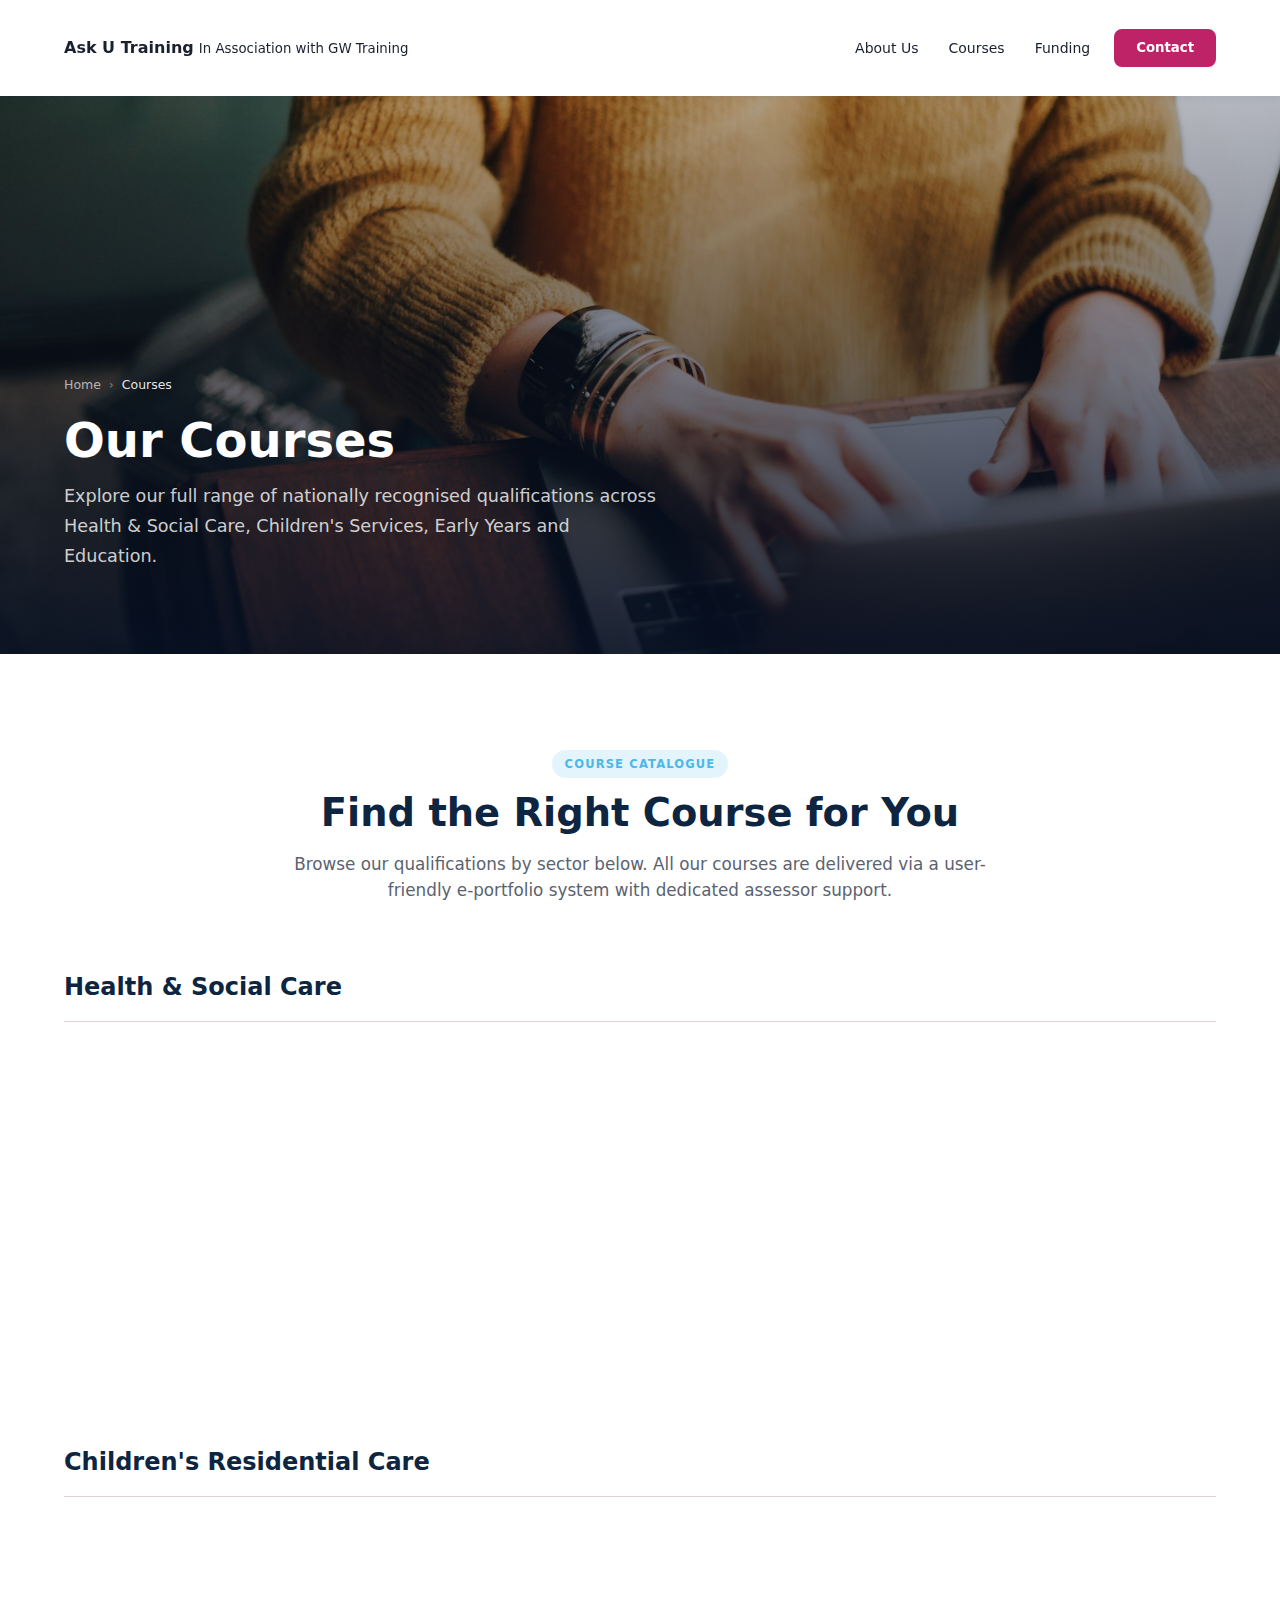
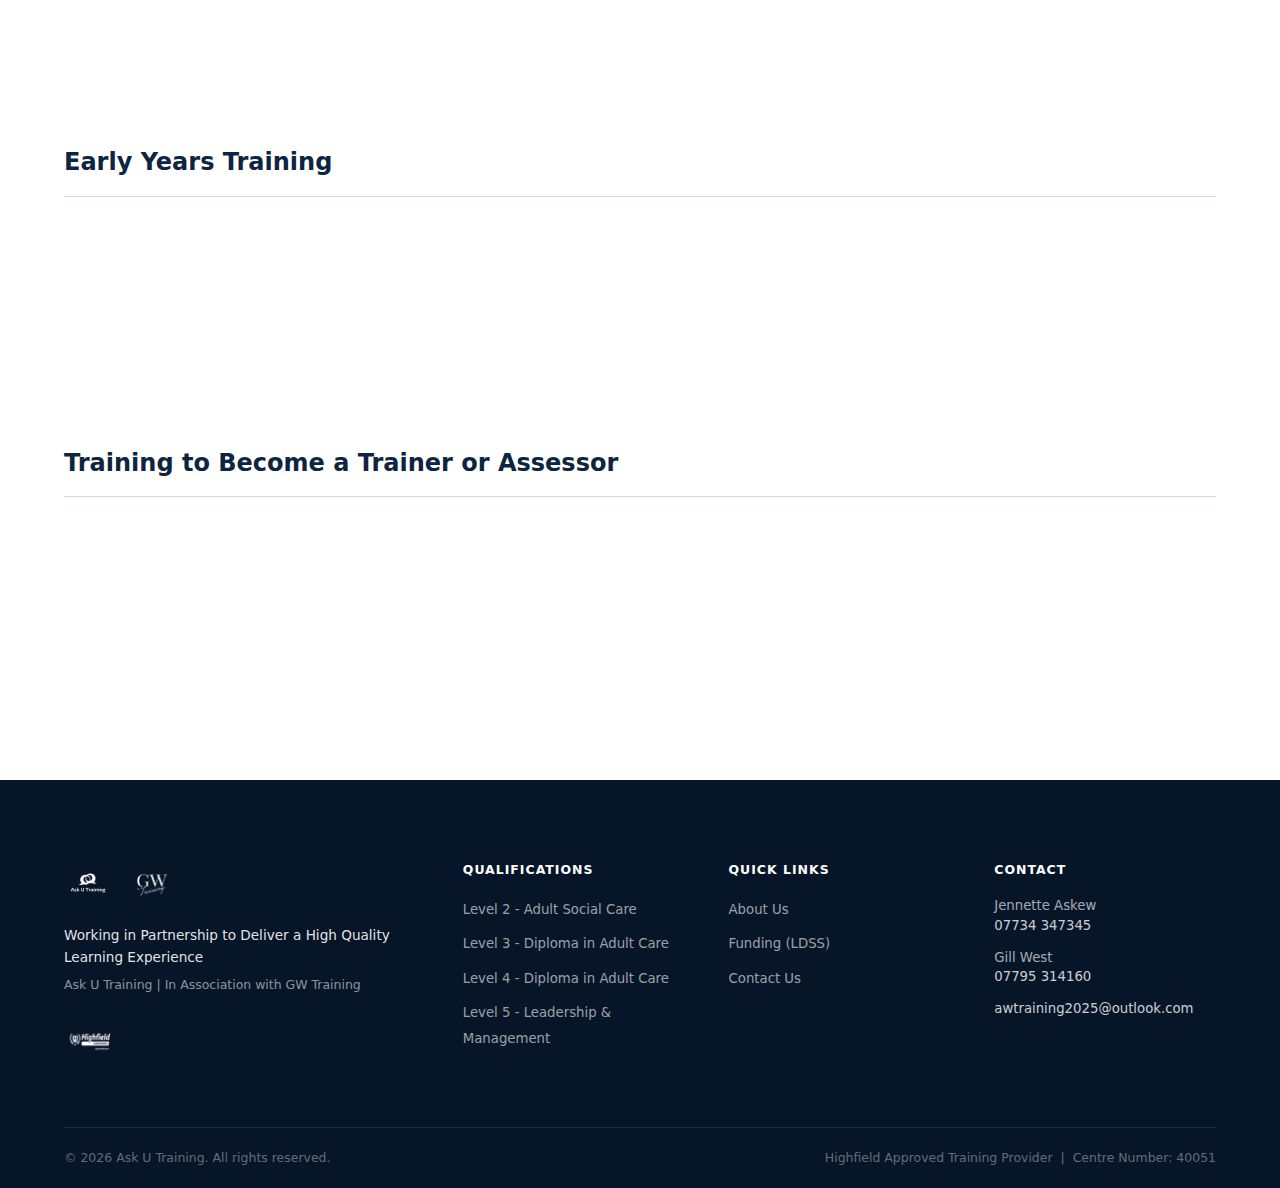
<file: qualifications.html>
<!DOCTYPE html>
<html lang="en">
<head>
  <meta charset="UTF-8" />
  <meta name="viewport" content="width=device-width, initial-scale=1.0" />
  <title>Our Qualifications | Ask U Training</title>
  <link rel="stylesheet" href="styles.css" />
</head>
<body>

  <!-- ========== HEADER / NAV ========== -->
  <header class="header" id="header">
    <nav class="nav container">
      <a href="index.html" class="nav-logo">
        <div class="logo-text">
          <strong><span class="logo-name-primary">Ask U</span><span class="logo-name-secondary"> Training</span></strong>
          <small>In Association with GW Training</small>
        </div>
      </a>
      <button class="burger" id="burger" aria-label="Toggle navigation menu" aria-expanded="false">
        <span></span><span></span><span></span>
      </button>
      <ul class="nav-menu" id="navMenu">
        <li class="nav-item"><a href="index.html#about" class="nav-link">About Us</a></li>

        <li class="nav-item has-dropdown nav-item-split" id="qualDropdown">
          <a href="qualifications.html" class="nav-link active">Courses</a>
          <button class="nav-toggle-btn" aria-label="Toggle Submenu" aria-expanded="false">
            <svg class="chevron" viewBox="0 0 24 24" fill="none" stroke="currentColor" stroke-width="2.5" stroke-linecap="round" stroke-linejoin="round"><polyline points="6 9 12 15 18 9"></polyline></svg>
          </button>
          <ul class="dropdown" role="menu">
            <!-- Health & Social Care -->
            <li class="has-submenu">
              <a href="#" class="submenu-toggle">Health &amp; Social Care <svg class="chevron" viewBox="0 0 24 24" fill="none" stroke="currentColor" stroke-width="2"><polyline points="6 9 12 15 18 9"></polyline></svg></a>
              <ul class="dropdown dropdown-submenu">
                <li><a href="adult-social-care-certificate.html">Level 2 - Adult Social Care Certificate</a></li>
                <li><a href="diploma-adult-care-level-3.html">Level 3 - Diploma in Adult Care</a></li>
                <li><a href="diploma-adult-care-level-4.html">Level 4 - Diploma in Adult Care</a></li>
                <li><a href="leadership-management-adult-care.html">Level 5 - Leadership &amp; Management</a></li>
              </ul>
            </li>
            <!-- Children's Residential -->
            <li class="has-submenu">
              <a href="#" class="submenu-toggle">Children's Residential Care <svg class="chevron" viewBox="0 0 24 24" fill="none" stroke="currentColor" stroke-width="2"><polyline points="6 9 12 15 18 9"></polyline></svg></a>
              <ul class="dropdown dropdown-submenu">
                <li><a href="qualifications.html#childrens">Residential Childcare Courses</a></li>
              </ul>
            </li>
            <!-- Early Years -->
            <li class="has-submenu">
              <a href="#" class="submenu-toggle">Early Years Training <svg class="chevron" viewBox="0 0 24 24" fill="none" stroke="currentColor" stroke-width="2"><polyline points="6 9 12 15 18 9"></polyline></svg></a>
              <ul class="dropdown dropdown-submenu">
                <li><a href="qualifications.html#early-years">Early Years Courses</a></li>
              </ul>
            </li>
            <!-- Trainer / Assessor -->
            <li class="has-submenu">
              <a href="#" class="submenu-toggle">Trainer &amp; Assessor <svg class="chevron" viewBox="0 0 24 24" fill="none" stroke="currentColor" stroke-width="2"><polyline points="6 9 12 15 18 9"></polyline></svg></a>
              <ul class="dropdown dropdown-submenu">
                <li><a href="qualifications.html#trainer">Education &amp; Training Courses</a></li>
              </ul>
            </li>
          </ul>
        </li>

        <li class="nav-item"><a href="index.html#funding" class="nav-link">Funding</a></li>
        <li class="nav-item nav-cta-item"><a href="contact.html" class="btn btn-nav">Contact</a></li>
      </ul>
      <div class="nav-overlay" id="navOverlay"></div>
    </nav>
  </header>

  <!-- ========== HERO ========== -->
  <section class="course-hero">
    <div class="course-hero-media">
     <img src="images/qualifications-hero.jpg" alt="Level 2 Adult Social Care">

    </div>
    <div class="course-hero-overlay"></div>
    <div class="course-hero-content container">
      <nav class="breadcrumb" aria-label="Breadcrumb">
        <a href="index.html">Home</a>
        <span>›</span>
        <span class="current">Courses</span>
      </nav>
      <h1>Our Courses</h1>
      <p class="course-hero-sub">Explore our full range of nationally recognised qualifications across Health &amp; Social Care, Children's Services, Early Years and Education.</p>
    </div>
  </section>

  <!-- ========== QUALIFICATIONS ACCORDION ========== -->
  <section class="section">
    <div class="container">
      
      <div class="section-header">
        <span class="section-tag">Course Catalogue</span>
        <h2>Find the Right Course for You</h2>
        <p>Browse our qualifications by sector below. All our courses are delivered via a user-friendly e-portfolio system with dedicated assessor support.</p>
      </div>

      <!-- SECTION 1: Health & Social Care -->
      <div class="qual-category-section" id="health-social-care">
        <h3 class="qual-category-title">Health &amp; Social Care</h3>
        <div class="qual-grid">
          <!-- Level 2 -->
          <article class="qual-card qual-card-h">
            <div class="qual-card-row">
              <div class="qual-img-side">
                <img src="images/adult-care-hero.jpg" alt="Adult Social Care">
              </div>
              <div class="qual-body">
                <h3>Level 2 Adult Social Care Certificate</h3>
                <p>Essential knowledge and skills for frontline care workers. Approved by Skills for Care.</p>
                <div class="qual-body-footer">
                  <a href="adult-social-care-certificate.html" class="btn btn-outline">View Details</a>
                </div>
              </div>
            </div>
          </article>
          <!-- Level 3 -->
          <article class="qual-card qual-card-h">
            <div class="qual-card-row">
              <div class="qual-img-side">
                <img src="images/diploma-in-adult-care-L3-hero.png" alt="Adult Social Care">
              </div>
              <div class="qual-body">
                <h3>Level 3 Diploma in Adult Care</h3>
                <p>For experienced care workers taking on more responsibility and supervision.</p>
                <div class="qual-body-footer">
                  <a href="diploma-adult-care-level-3.html" class="btn btn-outline">View Details</a>
                </div>
              </div>
            </div>
          </article>
          <!-- Level 4 -->
          <article class="qual-card qual-card-h">
            <div class="qual-card-row">
              <div class="qual-img-side">
                <img src="images/diploma-in-adult-care-L4.jpg" alt="Adult Social Care">
              </div>
              <div class="qual-body">
                <h3>Level 4 Diploma in Adult Care</h3>
                <p>Advanced skills for senior roles, community care and specialist support.</p>
                <div class="qual-body-footer">
                  <a href="diploma-adult-care-level-4.html" class="btn btn-outline">View Details</a>
                </div>
              </div>
            </div>
          </article>
          <!-- Level 5 -->
          <article class="qual-card qual-card-h">
            <div class="qual-card-row">
              <div class="qual-img-side">
                <img src="images/diploma-leadership-management-adult-care.png" alt="Adult Social Care">
              </div>
              <div class="qual-body">
                <h3>Level 5 Leadership &amp; Management</h3>
                <p>The required qualification for Registered Managers and senior leaders.</p>
                <div class="qual-body-footer">
                  <a href="leadership-management-adult-care.html" class="btn btn-outline">View Details</a>
                </div>
              </div>
            </div>
          </article>
        </div>
      </div>

      <!-- SECTION 2: Children's Residential Care -->
      <div class="qual-category-section" id="childrens">
        <h3 class="qual-category-title">Children's Residential Care</h3>
        <div class="qual-grid">
          <article class="qual-card qual-card-h">
            <div class="qual-card-row">
              <div class="qual-img-side">
                <img src="images/childrens-residential-home-card.png" alt="Children's Residential Care">
              </div>
              <div class="qual-body">
                <h3>Childrens Residential Courses</h3>
                <p>Qualifications for learners wanting to work in a residential childcare setting.</p>
                <div class="qual-body-footer">
                  <a href="contact.html" class="btn btn-outline">Enquire Now</a>
                </div>
              </div>
            </div>
        </div>
     </div>

      <!-- SECTION 3: Early Years -->
      <div class="qual-category-section" id="early-years">
        <h3 class="qual-category-title">Early Years Training</h3>
        <div class="qual-grid">
          <article class="qual-card qual-card-h">
            <div class="qual-card-row">
              <div class="qual-img-side">
                <img src="images/early-years-card.png" alt="Early Years Training">
              </div>
              <div class="qual-body">
                <h3>Early Years Training</h3>
                <p>Prepares learners to become Early Years Educators, enabling them to work with children from birth to 5 years.</p>
                <div class="qual-body-footer">
                  <a href="contact.html" class="btn btn-outline">Enquire Now</a>
                </div>
              </div>
            </div>
          </article>
        </div>
      </div>

      <!-- SECTION 4: Trainer / Assessor -->
      <div class="qual-category-section" id="trainer">
        <h3 class="qual-category-title">Training to Become a Trainer or Assessor</h3>
        <div class="qual-grid">
          <article class="qual-card qual-card-h">
            <div class="qual-card-row">
              <div class="qual-img-side">
                <img src="images/leadership-management-hero.jpg" alt="Trainer and Assessor">
              </div>
              <div class="qual-body">
                <h3>Training to Become a Trainer or Assessor</h3>
                <p>Qualifications for those who want to teach or train in the further education and skills sector.</p>
                <div class="qual-body-footer">
                  <a href="contact.html" class="btn btn-outline">Enquire Now</a>
                </div>
              </div>
            </div>
          </article>
        </div>
      </div>
  </section>

 <!-- ========== FOOTER ========== -->
  <footer class="footer">
    <div class="container">

      <div class="footer-grid">

        <div class="footer-brand">
          <div class="footer-logos">
            <img src="images/ask-u-training-logo.svg" alt="Ask U Training" class="footer-logo-img">
            <img src="images/gw-training-logo.svg" alt="GW Training" class="footer-logo-img">
          </div>
          <p class="footer-tagline">Working in Partnership to Deliver a High Quality Learning Experience</p>
          <p class="footer-sub">Ask U Training | In Association with GW Training</p>
          <div class="footer-accred-logos">
            <img src="images/highfield-qualifications-image.svg" alt="Highfield Qualifications" class="footer-accred-img">
          </div>
        </div>

        <div class="footer-links">
          <h4>Qualifications</h4>
          <ul>
            <li><a href="adult-social-care-certificate.html">Level 2 - Adult Social Care</a></li>
            <li><a href="diploma-adult-care-level-3.html">Level 3 - Diploma in Adult Care</a></li>
            <li><a href="diploma-adult-care-level-4.html">Level 4 - Diploma in Adult Care</a></li>
            <li><a href="leadership-management-adult-care.html">Level 5 - Leadership &amp; Management</a></li>
          </ul>
        </div>

        <div class="footer-links">
          <h4>Quick Links</h4>
          <ul>
            <li><a href="#about">About Us</a></li>
            <li><a href="#funding">Funding (LDSS)</a></li>
            <li><a href="#contact">Contact Us</a></li>
          </ul>
        </div>

        <div class="footer-contact">
          <h4>Contact</h4>
          <p>Jennette Askew<br><a href="tel:07734347345">07734 347345</a></p>
          <p>Gill West<br><a href="tel:07795314160">07795 314160</a></p>
          <p><a href="mailto:awtraining2025@outlook.com">awtraining2025@outlook.com</a></p>
        </div>

      </div>

      <div class="footer-bottom">
        <p>&copy; 2026 Ask U Training. All rights reserved.</p>
        <p>Highfield Approved Training Provider &nbsp;|&nbsp; Centre Number: 40051</p>
      </div>

    </div>
  </footer>
  <script src="main.js"></script>
</body>
</html>
</file>
<file: styles.css>
/* ============================================================
   Ask U Training — Stylesheet
   Clean, professional, fully responsive (Flexbox + Grid)
   ============================================================ */

/* ── Reset & Base ─────────────────────────────────────────── */
*, *::before, *::after { box-sizing: border-box; margin: 0; padding: 0; }
html { scroll-behavior: smooth; font-size: 16px; }
body { font-family: 'Segoe UI', system-ui, -apple-system, BlinkMacSystemFont, sans-serif; color: #1a2030; line-height: 1.6; background: #fff; -webkit-font-smoothing: antialiased; }
img { max-width: 100%; display: block; }
a { text-decoration: none; color: inherit; }
ul, ol { list-style: none; }
button { font-family: inherit; cursor: pointer; }

/* ── CSS Variables ────────────────────────────────────────── */
:root {
  /* Theme: dark navy · medium blue · light blue · teal green · dark pink */
  --navy:       #0d2540;   /* dark navy blue   — headings, footer, dark anchor  */
  --blue:       #1e7fc4;   /* medium blue      — primary buttons, links         */
  --sky:        #4ab8e8;   /* light blue       — icons, secondary accents       */
  --green:      #1a9b74;   /* teal green       — benefit icons, positive marks  */
  --green-dark: #157a5c;   /* deeper teal      — green hover                    */
  --amber:      #be2267;   /* dark pink        — CTAs, border accents           */
  --amber-dark: #9e1c56;   /* deeper pink      — hover state                    */
  --light:      #f4f7fa;   /* clean light grey background                       */
  --mid:        #e6ecf2;   /* mid grey dividers                                  */
  --white:      #ffffff;
  --text:       #1a2030;   /* near-black text                                   */
  --muted:      #5a6270;   /* dark grey muted text                              */
  --border:     #e2d0db;   /* light rose-pink  — gives pink cast to borders     */
  --shadow-sm:  0 2px 8px rgba(13,37,64,.07);
  --shadow-md:  0 6px 24px rgba(13,37,64,.12);
  --shadow-lg:  0 12px 48px rgba(13,37,64,.16);
  --radius:     12px;
  --radius-sm:  8px;
  --trans:      .3s ease;
  --max-w:      1200px;
  --nav-h:      96px;
}

/* ── Container ────────────────────────────────────────────── */
.container { max-width: var(--max-w); margin: 0 auto; padding: 0 24px; }

/* ── Section spacing ──────────────────────────────────────── */
.section { padding: 96px 0; scroll-margin-top: var(--nav-h); }

/* ── Placeholder image blocks ─────────────────────────────── */
.img-placeholder {
  background: linear-gradient(135deg, #dde6f0, #c8d6e5);
  border: 2px dashed #a4b8cc;
  border-radius: var(--radius-sm);
  display: flex; align-items: center; justify-content: center;
  text-align: center; color: #6b7280;
  font-size: .72rem; font-style: italic; line-height: 1.4;
  padding: 8px;
}
.logo-placeholder       { width: 160px; height: 62px; }
.logo-img-placeholder   { width: 48px;  height: 48px; border-radius: 8px; flex-shrink: 0; }
.accred-placeholder     { width: 130px; height: 90px; }
.footer-logo-placeholder{ width: 150px; height: 54px; margin-bottom: 16px; }
.small-placeholder      { width: 80px;  height: 52px; }

/* ── Image replacement — keeps layout intact when images are added ── */
/* These rules fire when you swap a placeholder <div> for a real <img> */
.nav-logo img            { width: auto; height: 155px; object-fit: contain; border-radius: 8px; flex-shrink: 0; }
.partner-logo img        { height: 160px; width: auto; max-width: 200px; object-fit: contain; }
.hero-accred-logo img    { width: 100%; height: 100%; object-fit: contain; }
.hero-accred-items > img { width: 300px; height: 150px; object-fit: cover; flex-shrink: 0; }
.footer-logos            { display: flex; align-items: center; gap: 16px; margin-bottom: 16px; flex-wrap: wrap; }
.footer-logos img        { height: 48px; width: auto; max-width: 140px; object-fit: contain; filter: brightness(0) invert(1); }
.footer-brand > img      { max-width: 160px; height: 54px; object-fit: contain; margin-bottom: 16px; filter: brightness(0) invert(1); }
.footer-accred-logos img { max-width: 90px; height: 52px; object-fit: contain; filter: brightness(0) invert(1); }

/* ── Buttons ──────────────────────────────────────────────── */
.btn {
  display: inline-flex; align-items: center; justify-content: center; gap: 8px;
  padding: 13px 28px; border-radius: var(--radius-sm);
  font-weight: 600; font-size: .9rem; border: 2px solid transparent;
  transition: all var(--trans); white-space: nowrap; line-height: 1;
}
.btn-primary  { background: var(--blue);  color: #fff; border-color: var(--blue);  }
.btn-primary:hover  { background: var(--navy); border-color: var(--navy); transform: translateY(-2px); box-shadow: 0 6px 20px rgba(30,127,196,.35); }
.btn-secondary{ background: transparent; color: #fff; border-color: rgba(255,255,255,.65); }
.btn-secondary:hover{ background: rgba(255,255,255,.15); border-color: #fff; }
.btn-outline  { background: transparent; color: var(--blue); border-color: var(--blue); }
.btn-outline:hover  { background: var(--blue); color: #fff; transform: translateY(-2px); }
.btn-nav      { background: var(--amber); color: #fff; border-color: var(--amber); padding: 10px 20px; font-size: .83rem; }
.btn-nav:hover{ background: var(--amber-dark); border-color: var(--amber-dark); }
.btn-white    { background: #fff; color: var(--navy); border-color: #fff; }
.btn-white:hover{ background: transparent; color: #fff; }
.btn-amber    { background: var(--amber); color: #fff; border-color: var(--amber); }
.btn-amber:hover{ background: var(--amber-dark); border-color: var(--amber-dark); }

/* ── Section tag (label chip) ─────────────────────────────── */
.section-tag {
  display: inline-block; background: rgba(74,184,232,.15); color: var(--sky);
  font-size: .72rem; font-weight: 700; letter-spacing: .1em; text-transform: uppercase;
  padding: 5px 13px; border-radius: 20px; margin-bottom: 12px;
}
.section-tag.light { background: rgba(255,255,255,.2); color: #fff; }

/* ── Section header block ─────────────────────────────────── */
.section-header { text-align: center; max-width: 700px; margin: 0 auto 64px; }
.section-header h2 { font-size: clamp(1.75rem, 3vw, 2.5rem); color: var(--navy); margin-bottom: 14px; line-height: 1.2; }
.section-header p  { color: var(--muted); font-size: 1.05rem; }

/* ── Chevron SVG ──────────────────────────────────────────── */
.chevron { width: 15px; height: 15px; flex-shrink: 0; transition: transform var(--trans); }

/* ============================================================
   HEADER / NAV
   ============================================================ */
.header {
  position: fixed; top: 0; left: 0; right: 0; z-index: 1000;
  height: var(--nav-h);
  overflow: visible;
  background: rgba(255,255,255,.97);
  backdrop-filter: blur(12px);
  box-shadow: var(--shadow-sm);
  transition: box-shadow var(--trans);
}
.header.scrolled { box-shadow: var(--shadow-md); }

.nav {
  display: flex; align-items: center; justify-content: space-between;
  height: 100%; position: relative;
}

/* Logo */
.nav-logo {
  display: flex; align-items: center;
  flex-shrink: 0; text-decoration: none;
  padding: 8px 12px 8px 0;
}
.nav-logo-img {
  height: 80px; width: auto; max-width: 320px;
  object-fit: contain; display: block;
}
@media (max-width: 480px) {
  .nav-logo-img { height: 56px; max-width: 200px; }
  .nav-logo img { height: 60px !important; width: auto !important; }
}

/* Nav menu */
.nav-menu {
  display: flex; align-items: center; gap: 2px;
}
.nav-item { position: relative; }

.nav-link,
.dropdown-toggle {
  display: flex; align-items: center; gap: 6px;
  padding: 10px 14px; color: var(--text);
  font-weight: 500; font-size: .875rem;
  border-radius: 6px; border: none; background: none;
  transition: color var(--trans), background var(--trans);
  white-space: nowrap;
}
/* Split nav (Link + Toggle button + Dropdown) */
.nav-item-split {
  display: flex; align-items: center; flex-wrap: wrap;
}
/* On mobile the dropdown goes position:static so it must fill its own row */
.nav-item-split > .dropdown { flex-basis: 100%; width: 100%; }
.nav-toggle-btn { background: none; border: none; padding: 10px; cursor: pointer; color: var(--text); display: none; }
.nav-courses-label { cursor: default; }
.nav-courses-label:hover { color: var(--text) !important; background: none !important; }

.nav-link:hover,
.dropdown-toggle:hover { color: var(--blue); background: var(--light); }

/* Open chevron on hover (desktop only) */
@media (min-width: 769px) {
  .has-dropdown:hover > .dropdown-toggle .chevron,
  .has-dropdown:hover > .nav-toggle-btn .chevron { transform: rotate(180deg); }
}

/* Dropdown — desktop hover */
.dropdown {
  position: absolute; top: calc(100% + 6px); left: 0;
  min-width: 290px; background: #fff;
  border-radius: var(--radius); box-shadow: var(--shadow-lg);
  border: 1px solid var(--border);
  opacity: 0; visibility: hidden; transform: translateY(-8px);
  transition: opacity var(--trans), visibility var(--trans), transform var(--trans);
  z-index: 200; overflow: hidden;
}
.has-dropdown:hover .dropdown {
  opacity: 1; visibility: visible; transform: translateY(0);
}

/* Nested Dropdown — expands downward on click (desktop & mobile) */
.dropdown-submenu {
  position: static;
  opacity: 1; visibility: visible; transform: none;
  box-shadow: none; border: none; border-radius: 0;
  min-width: 0; background: rgba(13,37,64,.04);
  max-height: 0; overflow: hidden;
  transition: max-height .3s ease;
}
.has-submenu { position: relative; }
.has-submenu > a { display: flex; justify-content: space-between; align-items: center; }
.has-submenu > a .chevron { width: 12px; height: 12px; transition: transform var(--trans); }
/* Open state — expand down, left accent border, rotate arrow */
.has-submenu.open > .dropdown-submenu { max-height: 400px; border-left: 3px solid var(--blue); }
.has-submenu.open > a .chevron { transform: rotate(180deg); }
.dropdown li a {
  display: block; padding: 12px 20px;
  font-size: .85rem; color: var(--text);
  border-bottom: 1px solid var(--border);
  display: flex; align-items: center; justify-content: space-between;
  transition: background var(--trans), color var(--trans), padding-left var(--trans);
}
.dropdown li:last-child a { border-bottom: none; }
.dropdown li a:hover { background: var(--light); color: var(--blue); padding-left: 26px; }
/* Indent course links inside a submenu — must come AFTER .dropdown li a to override padding shorthand */
.dropdown-submenu li a { padding-left: 32px; }

/* ── Mega Menu — full-width desktop dropdown ─────────────── */
@media (min-width: 769px) {
  /* Escape the <li> so dropdown can span full nav width */
  #qualDropdown { position: static; }
  #qualDropdown > .mega-menu {
    position: absolute; top: 100%; left: 0; width: 100%;
    min-width: unset;
    display: grid; grid-template-columns: repeat(4, 1fr);
    border-radius: 0 0 12px 12px;
    border-top: 3px solid var(--blue);
    padding: 0; gap: 0;
  }
  .mega-col {
    padding: 20px 20px;
    border-right: 1px solid var(--border);
    border-bottom: 1px solid var(--border);
  }
  /* Remove right border on every 4th column, remove bottom border on last row */
  .mega-col:nth-child(4n) { border-right: none; }
  .mega-col:nth-last-child(-n+4) { border-bottom: none; }
  /* Hide the + indicator for headers with no sub-courses */
  .mega-col:not(:has(.mega-course-list)) .mega-col-header::after { content: none; }
  .mega-col-header {
    display: flex; justify-content: space-between; align-items: center;
    font-size: .72rem; font-weight: 700; text-transform: uppercase; letter-spacing: .7px;
    color: var(--navy) !important; background: transparent !important;
    padding: 0 0 10px !important; margin-bottom: 10px;
    border-bottom: 2px solid var(--blue) !important; border-right: none;
    cursor: pointer;
  }
  .mega-col-expand { display: none; } /* expand button hidden on desktop — hover reveals sub-list */
  .mega-col-header:hover { color: var(--blue) !important; padding-left: 0 !important; background: transparent !important; }
  .mega-course-list {
    list-style: none;
    max-height: 0; overflow: hidden;
    transition: max-height 0.35s ease;
  }
  /* Reveal on hover — no click needed on desktop */
  .mega-col:hover > .mega-course-list { max-height: 500px; }
  .mega-course-list li a {
    display: block; padding: 7px 0 !important;
    font-size: .84rem !important; line-height: 1.4;
    color: var(--muted) !important; border-bottom: none !important; background: transparent !important;
  }
  .mega-course-list li a:hover { color: var(--blue) !important; padding-left: 6px !important; background: transparent !important; }
  /* Scrollable list for long columns (e.g. Diploma Training) */
  .mega-col:last-child:hover > .mega-course-list {
    max-height: 186px; /* ~6 items */
    overflow-y: auto;
    scrollbar-width: thin;
    scrollbar-color: var(--blue) var(--light);
  }
  .mega-col:last-child:hover > .mega-course-list::-webkit-scrollbar { width: 4px; }
  .mega-col:last-child:hover > .mega-course-list::-webkit-scrollbar-track { background: var(--light); border-radius: 4px; }
  .mega-col:last-child:hover > .mega-course-list::-webkit-scrollbar-thumb { background: var(--blue); border-radius: 4px; }
}

/* Mobile: mega menu stacks vertically — each category is a collapsible accordion */
@media (max-width: 768px) {
  .mega-menu { display: block !important; }
  .mega-col { display: block; border-right: none; }
  .mega-col-header {
    display: flex; justify-content: space-between; align-items: center;
    padding: 12px 24px !important;
    font-size: .75rem !important; font-weight: 700 !important; text-transform: uppercase; letter-spacing: .5px;
    color: var(--blue) !important; background: rgba(30,127,196,.06) !important;
    border-bottom: 1px solid var(--border) !important; border-left: 3px solid var(--blue);
  }
  /* Expand span — shows on mobile as the accordion toggle */
  .mega-col-expand {
    display: inline-flex; align-items: center; justify-content: center;
    font-size: 1.2rem; font-weight: 400; line-height: 1;
    color: var(--blue); flex-shrink: 0; margin-left: auto; padding-left: 12px;
    transition: transform 0.2s ease; pointer-events: all;
  }
  .mega-col.open > .mega-col-header > .mega-col-expand { transform: rotate(45deg); }
  .mega-col-header:hover { padding-left: 24px !important; }
  .mega-course-list {
    list-style: none;
    max-height: 0; overflow: hidden;
    transition: max-height 0.35s ease;
  }
  .mega-col.open > .mega-course-list { max-height: 500px; }
  .mega-course-list li a {
    padding: 10px 24px 10px 36px !important; font-size: .85rem !important;
    border-bottom: 1px solid var(--border) !important;
    color: var(--text) !important; background: transparent !important;
  }
  .mega-course-list li a:hover { padding-left: 40px !important; }
  /* Scrollable list for long columns on mobile */
  .mega-col:last-child.open > .mega-course-list {
    max-height: 240px; /* ~6 items */
    overflow-y: auto;
    scrollbar-width: thin;
    scrollbar-color: var(--blue) rgba(0,0,0,0.05);
  }
}

/* Nav CTA item */
.nav-cta-item { margin-left: 8px; }

/* Burger button — hidden on desktop */
.burger {
  display: none; flex-direction: column; gap: 5px;
  background: none; border: none; padding: 9px;
  border-radius: 6px; transition: background var(--trans);
  z-index: 1100;
}
.burger:hover { background: var(--light); }
.burger span {
  display: block; width: 24px; height: 2px;
  background: var(--navy); border-radius: 2px;
  transition: transform var(--trans), opacity var(--trans);
}
.burger.open span:nth-child(1) { transform: translateY(7px) rotate(45deg); }
.burger.open span:nth-child(2) { opacity: 0; transform: scaleX(0); }
.burger.open span:nth-child(3) { transform: translateY(-7px) rotate(-45deg); }

/* Mobile overlay */
.nav-overlay {
  display: none; position: fixed; inset: 0;
  background: rgba(0,0,0,.45); z-index: 999;
}
.nav-overlay.open { display: block; }

/* ============================================================
   HERO
   ============================================================ */
.hero {
  position: relative; min-height: 100vh;
  display: flex; align-items: center; overflow: hidden;
  padding-top: var(--nav-h);
}

/* Slideshow layer */
.hero-slideshow { position: absolute; inset: 0; }
.slide {
  position: absolute; inset: 0;
  background-size: cover; background-position: center;
  opacity: 0; transition: opacity 1.4s ease;
}
.slide.active { opacity: 1; }

/* When you add a real <img> inside a slide it fills automatically */
.slide img {
  position: absolute; inset: 0;
  width: 100%; height: 100%;
  object-fit: cover; object-position: center;
}
/* Fallback gradient backgrounds shown until real images are added */
.slide-bg-fallback {
  position: absolute; inset: 0;
}
.slide-1-bg { background: linear-gradient(135deg, #061828 0%, #0d2540 45%, #1e5a8a 80%, #4ab8e8 100%); }
.slide-2-bg { background: linear-gradient(160deg, #0a1e35 0%, #0d2540 40%, #1e7fc4 75%, #be2267 100%); }
.slide-3-bg { background: linear-gradient(120deg, #060f1e 0%, #0d2540 50%, #1a5a95 80%, #4ab8e8 100%); }

/* Dark overlay for readability */
.hero-overlay {
  position: absolute; inset: 0;
  background: linear-gradient(105deg, rgba(6,24,40,.85) 0%, rgba(6,24,40,.45) 60%, rgba(6,24,40,.2) 100%);
  z-index: 1;
}

/* Hero content */
.hero-content {
  position: relative; z-index: 2;
  padding-top: 24px; padding-bottom: 80px;
}
.hero-badge {
  display: inline-block;
  background: rgba(190,34,103,.9); color: #fff;
  font-size: .7rem; font-weight: 700; letter-spacing: .08em; text-transform: uppercase;
  padding: 7px 16px; border-radius: 4px; margin-bottom: 22px;
}
.hero-content h1 {
  font-size: clamp(2rem, 5.5vw, 3.6rem); color: #fff;
  font-weight: 800; line-height: 1.12; max-width: 720px;
  margin-bottom: 20px;
  transition: opacity 0.4s ease;
}
.hero-text {
  color: #fff;
  padding-bottom: 2rem;
  font-size: 20px;
  transition: opacity 0.4s ease;
}

.hero-content > .hero-sub {
  color: rgba(255,255,255,.85); font-size: clamp(.95rem, 2vw, 1.18rem);
  max-width: 580px; margin-bottom: 38px; line-height: 1.75;
}
/* ── Hero Course Search ───────────────────────────────────── */
.hero-search { position: relative; width: 100%; max-width: 520px; margin-bottom: 40px; }
.hero-search-box {
  display: flex; align-items: center; gap: 12px;
  background: rgba(255,255,255,0.97); border-radius: 12px;
  padding: 0 18px;
  box-shadow: 0 4px 28px rgba(0,0,0,0.25);
}
.hero-search-box .search-icon { width: 18px; height: 18px; color: #5a6270; flex-shrink: 0; }
.hero-search-input {
  flex: 1; border: none; outline: none; background: transparent;
  padding: 18px 0; font-size: 1rem; color: #1a2030; font-family: inherit;
}
.hero-search-input::placeholder { color: #8a94a0; }
.hero-search-results {
  position: absolute; top: calc(100% + 8px); left: 0; right: 0;
  background: #fff; border-radius: 12px;
  box-shadow: 0 8px 32px rgba(0,0,0,0.18);
  list-style: none; overflow: hidden; z-index: 200;
}
.hero-search-results[hidden] { display: none; }
.hero-search-results li a {
  display: flex; justify-content: space-between; align-items: center;
  padding: 13px 18px; color: #1a2030; gap: 14px;
  transition: background 0.18s ease;
  border-bottom: 1px solid #f0f0f0;
}
.hero-search-results li:last-child a { border-bottom: none; }
.hero-book-btn { margin-top: 18px; margin-bottom: 28px; }
.hero-search-results li a:hover { background: #f4f7fa; }
.result-name { font-size: 0.9rem; font-weight: 500; }
.result-cat {
  font-size: 0.75rem; color: #1e7fc4; white-space: nowrap; flex-shrink: 0;
  background: rgba(30,127,196,0.1); padding: 3px 9px; border-radius: 20px;
}
.search-no-results { padding: 14px 18px; color: #5a6270; font-size: 0.9rem; }

/* Slide indicators */
.hero-indicators { display: flex; gap: 8px; margin-bottom: 0; }
.indicator {
  width: 10px; height: 10px; border-radius: 50%;
  background: rgba(255,255,255,.38); border: none; padding: 0;
  cursor: pointer; transition: all var(--trans);
}
.indicator.active { background: #fff; width: 28px; border-radius: 5px; }
.indicator:hover:not(.active) { background: rgba(255,255,255,.65); }

/* ── Hero accreditation trust strip ──────────────────────── */
.hero-accred {
  display: flex; align-items: center; gap: 20px; flex-wrap: wrap;
  margin-top: 40px; padding-top: 28px;
  border-top: 1px solid rgba(255,255,255,.15);
}
.hero-accred-label {
  font-size: .68rem; font-weight: 700; text-transform: uppercase;
  letter-spacing: .1em; color: rgba(255,255,255,.45); white-space: nowrap;
}
.hero-accred-items {
  display: flex; align-items: center; gap: 12px; flex-wrap: wrap;
}
.hero-accred-logo {
  height: 80px;          /* all logos same height — width fills naturally from aspect ratio */
  width: auto;
  max-width: 180px;
  object-fit: contain;
  flex-shrink: 0;
  background: #fff;
  border-radius: 8px;
  padding: 8px 12px;
}
@media (max-width: 768px) {
  .hero-accred { margin-top: 28px; padding-top: 22px; gap: 14px; }
  .hero-accred-logo { height: 60px; max-width: 160px; }
  .hero-accred-items img[alt="AoHT Member"] { height: 90px; width: 90px; }
}

/* ============================================================
   ACCREDITATIONS (positioned after hero / partnership banner)
   ============================================================ */
.accreditations { background: #fff; }
.accred-grid {
  display: flex; gap: 32px; justify-content: center; align-items: flex-start;
  flex-wrap: wrap;
}
.accred-item {
  display: flex; flex-direction: column; align-items: center;
  gap: 10px; text-align: center; max-width: 150px;
}
.accred-item p     { font-size: .8rem; color: var(--text); font-weight: 600; line-height: 1.4; }
.accred-item small { font-size: .72rem; color: var(--muted); }

/* ============================================================
   PARTNERSHIP BANNER
   ============================================================ */
.partnership-banner {
  background: #fff; padding: 30px 0;
  border-bottom: 1px solid var(--border); box-shadow: var(--shadow-sm);
}
.partner-logos {
  display: flex; align-items: center; justify-content: center; gap: 36px; flex-wrap: wrap;
}
.partner-logo { display: flex; align-items: center; }
.partner-divider {
  display: flex; align-items: center; gap: 14px;
}
.divider-line { display: block; width: 40px; height: 1px; background: var(--border); }
.divider-text { font-size: .72rem; font-weight: 700; text-transform: uppercase; letter-spacing: .08em; color: var(--muted); white-space: nowrap; }

/* ============================================================
   ABOUT
   ============================================================ */
.about { background: #fff; }
.about-grid {
  display: flex; gap: 72px; align-items: flex-start;
}
.about-content { flex: 1 1 400px; }
.about-content h2 { font-size: clamp(1.75rem, 3vw, 2.3rem); color: var(--navy); line-height: 1.22; margin-bottom: 20px; }
.about-content p  { color: var(--muted); margin-bottom: 16px; line-height: 1.8; }
.about-ctas { display: flex; gap: 12px; margin-top: 28px; flex-wrap: wrap; }

.about-features {
  flex: 1 1 380px;
  display: grid; grid-template-columns: 1fr 1fr; gap: 18px;
}
.feature-card {
  background: var(--light); padding: 24px 20px;
  border-radius: var(--radius); border: 1px solid var(--border);
  transition: transform var(--trans), box-shadow var(--trans), border-color var(--trans);
}
.feature-card:hover { transform: translateY(-4px); box-shadow: var(--shadow-md); border-color: var(--amber); }
.feature-icon {
  width: 42px; height: 42px; border-radius: 10px;
  background: rgba(30,127,196,.12); display: flex; align-items: center; justify-content: center;
  margin-bottom: 12px;
}
.feature-icon svg { width: 20px; height: 20px; stroke: var(--blue); }
.feature-card h3 { font-size: .9rem; color: var(--navy); font-weight: 700; margin-bottom: 6px; }
.feature-card p  { font-size: .82rem; color: var(--muted); line-height: 1.55; }

/* ============================================================
   QUALIFICATIONS — image cards (2 × 2 grid)
   ============================================================ */
.qualifications { background: var(--light); }

.qual-grid {
  display: grid; grid-template-columns: repeat(4, 1fr); gap: 22px;
}
@media (max-width: 900px) {
  .qual-grid { grid-template-columns: repeat(2, 1fr); }
}

.qual-card {
  background: #fff; border-radius: var(--radius);
  border: 1px solid var(--border); overflow: hidden;
  display: flex; flex-direction: column;
  transition: transform var(--trans), box-shadow var(--trans);
}
.qual-card:hover { transform: translateY(-6px); box-shadow: var(--shadow-lg); }

/* Top colour accent line — dark pink */
.qual-card::before {
  content: ''; display: block; height: 4px; background: var(--amber); flex-shrink: 0;
}
.qual-card.featured::before { background: var(--amber); }

/* ── Horizontal card variant — qualifications page ───────── */
/* Two-column grid for horizontal cards */
.qual-category-section .qual-grid {
  grid-template-columns: repeat(2, 1fr);
  gap: 16px;
}

.qual-card-h { overflow: hidden; }
.qual-card-h::before { display: none; } /* remove top bar — left image acts as visual anchor */

.qual-card-row {
  display: flex;
  flex-direction: row;
  height: 100%;
}

.qual-img-side {
  width: 120px;
  flex-shrink: 0;
  overflow: hidden;
}
.qual-img-side img {
  width: 100%;
  height: 100%;
  object-fit: cover;
  display: block;
}

.qual-card-h .qual-body {
  padding: 16px 18px;
  display: flex;
  flex-direction: column;
  justify-content: space-between;
  gap: 8px;
}
.qual-card-h .qual-body h3 { font-size: .95rem; margin: 0; }
.qual-card-h .qual-body p  { font-size: .82rem; margin: 0; color: var(--text-light); }
.qual-card-h .qual-body-footer { margin-top: auto; }

/* Single column + stack on mobile */
@media (max-width: 640px) {
  .qual-category-section .qual-grid { grid-template-columns: 1fr; }
  .qual-card-row { flex-direction: column; }
  .qual-img-side { width: 100%; height: 140px; }
}

/* ── Category card backgrounds & icons ───────────────────── */
.cat-card-bg {
  position: absolute; inset: 0;
  display: flex; align-items: center; justify-content: center;
}
.cat-health    { background: linear-gradient(135deg, #0d2540 0%, #1e7fc4 60%, #4ab8e8 100%); }
.cat-childrens { background: linear-gradient(135deg, #0d2540 0%, #1a9b74 55%, #2ec89e 100%); }
.cat-early     { background: linear-gradient(135deg, #0a1e35 0%, #157a5c 45%, #4ab8e8 100%); }
.cat-trainer   { background: linear-gradient(135deg, #0d2540 0%, #be2267 60%, #d84488 100%); }
.cat-card-icon {
  width: 64px; height: 64px; border-radius: 50%;
  background: rgba(255,255,255,.18);
  display: flex; align-items: center; justify-content: center;
}
.cat-card-icon svg { width: 30px; height: 30px; stroke: rgba(255,255,255,.92); fill: none; }

/* ── Level / course tags inside card body ────────────────── */
.qual-levels { display: flex; flex-wrap: wrap; gap: 6px; margin-bottom: 16px; }
.level-tag {
  display: inline-block;
  font-size: .7rem; font-weight: 700;
  background: rgba(30,127,196,.1); color: var(--blue);
  border: 1px solid rgba(30,127,196,.22);
  padding: 4px 11px; border-radius: 20px;
  text-decoration: none; transition: background var(--trans), color var(--trans);
}
a.level-tag:hover { background: var(--blue); color: #fff; }

/* ── Image area ─────────────────────────────────────────── */
.qual-img {
  position: relative; height: 180px; overflow: hidden; flex-shrink: 0;
}
.qual-img img {
  width: 100%; height: 100%;
  object-fit: cover; object-position: center;
  display: block;
}
.qual-img-placeholder {
  width: 100%; height: 100%;
  border-radius: 0; border: none;
  background: linear-gradient(135deg, #c8dae8 0%, #a8c4d8 100%);
}
/* Gradient overlay at bottom of image for badge legibility */
.qual-img-overlay {
  position: absolute; bottom: 0; left: 0; right: 0;
  padding: 20px 20px 16px;
  background: linear-gradient(to top, rgba(6,18,36,.78) 0%, transparent 100%);
  display: flex; align-items: center; gap: 10px;
}
.qual-level-badge {
  display: inline-block;
  background: rgba(255,255,255,.2); backdrop-filter: blur(6px);
  color: #fff; border: 1px solid rgba(255,255,255,.4);
  font-size: .68rem; font-weight: 800; text-transform: uppercase; letter-spacing: .08em;
  padding: 5px 12px; border-radius: 20px;
}
.featured-badge {
  background: rgba(190,34,103,.35); border-color: rgba(190,34,103,.6);
}
.featured-tag {
  display: inline-block; background: var(--amber); color: #fff;
  font-size: .65rem; font-weight: 700; padding: 4px 10px; border-radius: 20px;
}

/* ── Card body ──────────────────────────────────────────── */
.qual-body {
  padding: 20px 22px 18px;
  display: flex; flex-direction: column; flex: 1;
}
.qual-body h3 {
  font-size: 1rem; color: var(--navy); font-weight: 700;
  line-height: 1.3; margin-bottom: 8px;
}
.qual-body > p {
  color: var(--muted); font-size: .85rem; line-height: 1.7;
  margin-bottom: 18px; flex: 1;
}
.qual-body-footer {
  display: flex; align-items: center; justify-content: space-between;
  gap: 12px; flex-wrap: wrap; margin-top: auto;
}
.qual-suitable-tag {
  font-size: .72rem; color: var(--muted); font-style: italic;
}

/* ============================================================
   CTA STRIP
   ============================================================ */
.cta-strip {
  background: linear-gradient(100deg, var(--blue) 0%, var(--navy) 60%, #061828 100%);
  padding: 64px 0;
}
.cta-strip-inner {
  display: flex; align-items: center; justify-content: space-between;
  gap: 40px; flex-wrap: wrap;
}
.cta-strip-text h2 { font-size: clamp(1.5rem, 3vw, 2rem); color: #fff; font-weight: 700; margin-bottom: 8px; }
.cta-strip-text p  { color: rgba(255,255,255,.8); font-size: .95rem; }
.cta-strip-actions { display: flex; gap: 14px; flex-wrap: wrap; }

/* ============================================================
   FUNDING
   ============================================================ */
.funding {
  background: linear-gradient(140deg, #061828 0%, var(--navy) 40%, var(--blue) 100%);
  position: relative; overflow: hidden;
}
.funding::after {
  content: '';
  position: absolute; bottom: -120px; right: -120px;
  width: 400px; height: 400px; border-radius: 50%;
  background: rgba(74,184,232,.06);
  pointer-events: none;
}
.funding-grid { display: flex; gap: 80px; align-items: center; }

.funding-content { flex: 1 1 380px; }
.funding-content h2 { font-size: clamp(1.75rem, 3vw, 2.3rem); color: #fff; line-height: 1.22; margin-bottom: 16px; }
.funding-content > p { color: rgba(255,255,255,.78); line-height: 1.8; margin-bottom: 28px; }
.funding-note { color: rgba(255,255,255,.7); font-size: .88rem; line-height: 1.65; margin-bottom: 28px !important; }

.funding-split {
  display: flex; align-items: center; gap: 20px;
  background: rgba(255,255,255,.1); padding: 24px 28px;
  border-radius: var(--radius); border: 1px solid rgba(255,255,255,.15);
  margin: 28px 0;
}
.funding-amount { display: flex; flex-direction: column; align-items: center; flex: 1; }
.percent { font-size: 3rem; font-weight: 800; color: #fff; line-height: 1; }
.label { font-size: .68rem; color: rgba(255,255,255,.65); text-transform: uppercase; letter-spacing: .08em; margin-top: 4px; }
.funding-plus { font-size: 1.8rem; color: rgba(255,255,255,.3); font-weight: 300; }

.funding-benefits { flex: 1 1 340px; }
.benefit {
  display: flex; gap: 16px; align-items: flex-start;
  padding: 18px 0; border-bottom: 1px solid rgba(255,255,255,.1);
}
.benefit:last-child { border-bottom: none; }
.benefit-icon {
  width: 34px; height: 34px; border-radius: 50%;
  background: rgba(26,155,116,.25); flex-shrink: 0;
  display: flex; align-items: center; justify-content: center;
}
.benefit-icon svg { width: 16px; height: 16px; stroke: var(--green); }
.benefit h4 { color: #fff; font-size: .9rem; font-weight: 700; margin-bottom: 4px; }
.benefit p  { color: rgba(255,255,255,.65); font-size: .83rem; line-height: 1.55; }

/* ============================================================
   CONTACT
   ============================================================ */
.contact { background: var(--light); }
.contact-grid {
  display: grid; grid-template-columns: 1fr 1fr 1.3fr; gap: 22px;
}

.contact-card {
  background: #fff; border-radius: var(--radius);
  padding: 36px 26px; text-align: center;
  border: 1px solid var(--border);
  display: flex; flex-direction: column; align-items: center;
  transition: transform var(--trans), box-shadow var(--trans);
}
.contact-card:hover { transform: translateY(-4px); box-shadow: var(--shadow-md); }
.contact-avatar {
  width: 64px; height: 64px; border-radius: 50%;
  background: linear-gradient(135deg, var(--navy), var(--amber));
  color: #fff; font-size: 1.1rem; font-weight: 800;
  display: flex; align-items: center; justify-content: center;
  margin-bottom: 14px;
}
.contact-card h3    { font-size: 1.05rem; color: var(--navy); font-weight: 700; margin-bottom: 4px; }
.contact-role       { font-size: .72rem; color: var(--sky); font-weight: 700; text-transform: uppercase; letter-spacing: .06em; margin-bottom: 20px; }
.contact-links      { display: flex; flex-direction: column; gap: 10px; width: 100%; }
.contact-link {
  display: flex; align-items: center; gap: 9px; justify-content: center;
  font-size: .83rem; color: var(--muted);
  transition: color var(--trans);
}
.contact-link:hover { color: var(--blue); }
.contact-link svg   { width: 15px; height: 15px; stroke: currentColor; flex-shrink: 0; }

.contact-other {
  background: #fff; border-radius: var(--radius);
  padding: 36px 26px; border: 1px solid var(--border);
}
.contact-other h3   { font-size: 1.05rem; color: var(--navy); font-weight: 700; margin-bottom: 14px; }
.contact-other > p  { color: var(--muted); font-size: .88rem; margin-bottom: 10px; }
.contact-other ul   { margin: 4px 0 16px; display: flex; flex-direction: column; gap: 6px; }
.contact-other ul li {
  font-size: .85rem; color: var(--text);
  padding-left: 16px; position: relative;
}
.contact-other ul li::before { content: '•'; position: absolute; left: 2px; color: var(--green); }
.contact-other-sub  { font-size: .83rem; color: var(--muted); margin-bottom: 22px !important; }
.contact-other .btn { width: 100%; }

/* ============================================================
   FOOTER
   ============================================================ */
.footer { background: #071528; color: rgba(255,255,255,.75); padding: 80px 0 0; }
.footer-grid {
  display: grid; grid-template-columns: 1.6fr 1fr 1fr 1fr; gap: 44px;
  padding-bottom: 60px; border-bottom: 1px solid rgba(255,255,255,.1);
}
.footer-brand p       { font-size: .85rem; line-height: 1.65; }
.footer-tagline       { color: rgba(255,255,255,.9); font-weight: 500; margin-bottom: 6px; }
.footer-sub           { color: rgba(255,255,255,.55); font-size: .78rem !important; margin-bottom: 20px; }
.footer-accred-logos  { display: flex; gap: 10px; flex-wrap: wrap; }

.footer-links h4,
.footer-contact h4 {
  color: #fff; font-size: .78rem; font-weight: 700;
  text-transform: uppercase; letter-spacing: .08em; margin-bottom: 16px;
}
.footer-links ul     { display: flex; flex-direction: column; gap: 9px; }
.footer-links ul li a { font-size: .83rem; color: rgba(255,255,255,.6); transition: color var(--trans); }
.footer-links ul li a:hover { color: #fff; }

.footer-contact p     { font-size: .83rem; color: rgba(255,255,255,.65); margin-bottom: 12px; line-height: 1.5; }
.footer-contact a     { color: rgba(255,255,255,.8); transition: color var(--trans); }
.footer-contact a:hover{ color: #fff; }

.footer-bottom {
  display: flex; justify-content: space-between; align-items: center;
  padding: 20px 0; font-size: .78rem; color: rgba(255,255,255,.38); flex-wrap: wrap; gap: 8px;
}

/* ============================================================
   RESPONSIVE — Tablet (≤1100px)
   ============================================================ */
@media (max-width: 1100px) {
  .footer-grid { grid-template-columns: repeat(2, 1fr); gap: 36px; }
}

/* ============================================================
   RESPONSIVE — Mobile (≤768px)
   ============================================================ */
@media (max-width: 768px) {

  :root { --nav-h: 110px; }

  /* Scale logo down on mobile */
  .nav-logo img { height: 80px !important; width: auto !important; }
  .nav-logo-img { height: 80px; max-width: 240px; }
  .nav-logo { padding: 6px 8px 6px 0; }

  .burger { display: flex; }

  .nav-menu {
    position: fixed; top: 0; right: -100%;
    width: min(85vw, 360px); height: 100vh;
    background: #fff; flex-direction: column; align-items: flex-start;
    padding: 80px 0 40px; gap: 0; overflow-y: auto;
    box-shadow: -4px 0 32px rgba(0,0,0,.16);
    z-index: 1000; transition: right .35s cubic-bezier(.4,0,.2,1);
  }
  .nav-menu.open { right: 0; }

  .nav-item { width: 100%; }
  .nav-link,
  .dropdown-toggle {
    padding: 15px 24px; font-size: .95rem;
    border-radius: 0; border-bottom: 1px solid var(--border);
    justify-content: space-between; width: 100%;
  }

  .has-dropdown:hover .dropdown { opacity: 0; visibility: hidden; transform: translateY(-8px); }
  .has-dropdown:hover .chevron  { transform: none; }

  .dropdown {
    position: static; opacity: 1; visibility: visible; transform: none;
    box-shadow: none; border: none; border-radius: 0;
    max-height: 0; overflow: hidden;
    transition: max-height .32s ease;
    background: var(--light);
  }
  
  /* Open dropdowns (Top level & Nested) */
  /* Direct child > prevents opening nested menus automatically */
  /* opacity/visibility/transform explicitly set so hover-hide rule cannot override */
  .has-dropdown.open > .dropdown,
  .has-submenu.open > .dropdown {
    max-height: 2000px;
    opacity: 1;
    visibility: visible;
    transform: none;
  }

  /* Rotate arrows when open (Specific to level) */
  .has-dropdown.open > .nav-toggle-btn .chevron,
  .has-dropdown.open > .dropdown-toggle .chevron,
  .has-submenu.open > .submenu-toggle .chevron { 
    transform: rotate(180deg); 
  }

  .dropdown li a {
    padding: 12px 24px 12px 44px;
    border-bottom: 1px solid var(--border); font-size: .88rem;
  }
  .dropdown li a:hover { padding-left: 50px; }

  /* Show the toggle button on mobile (hidden by default on desktop) */
  .nav-toggle-btn { display: flex; align-items: center; padding: 15px 18px; border-bottom: none; }
  /* Let the Qualifications link fill available width, toggle sits at the right edge */
  .nav-item-split .nav-link { flex: 1; width: auto; border-bottom: none; }
  /* Single seamless border across the full Courses row (link + chevron button) */
  .nav-item-split { border-bottom: 1px solid var(--border); }

  /* Extra indent for course links inside a category on mobile */
  .dropdown-submenu li a { padding-left: 64px; }

  .nav-cta-item { padding: 16px 24px; border-bottom: none; }
  .nav-cta-item .btn { width: 100%; justify-content: center; }

  .about-grid { flex-direction: column; gap: 44px; }
  .about-features { grid-template-columns: 1fr 1fr; }

  .funding-grid { flex-direction: column; gap: 50px; }

  .contact-grid { grid-template-columns: 1fr; }

  .footer-grid { grid-template-columns: 1fr 1fr; gap: 32px; }
  .footer-bottom { flex-direction: column; text-align: center; }

  /* Hero images — lighter overlay + better crop on portrait screens */
  .hero             { min-height: 65vh; }
  .hero-overlay     { background: linear-gradient(to bottom, rgba(6,24,40,.45) 0%, rgba(6,24,40,.65) 100%); }
  .course-hero-overlay { background: linear-gradient(to bottom, rgba(6,16,36,.35) 0%, rgba(6,16,36,.65) 100%); }
  .slide img        { object-position: center 25%; }
  .course-hero-media img { object-position: center 20%; }

  .hero-content    { text-align: center; }
  .hero-content h1 { max-width: 100%; }
  .hero-content > .hero-sub { max-width: 100%; }
  .hero-badge      { display: block; width: fit-content; margin-left: auto; margin-right: auto; }
  .hero-search     { max-width: 100%; }
  .hero-indicators { justify-content: center; }
  .hero-accred     { align-items: center; }

  .cta-strip-inner { flex-direction: column; text-align: center; }
  .cta-strip-actions { justify-content: center; }

  .partner-logos { flex-direction: column; gap: 18px; }
  .divider-line  { width: 60px; }
}

/* ============================================================
   RESPONSIVE — Small mobile (≤480px)
   ============================================================ */
@media (max-width: 480px) {
  .section { padding: 72px 0; }
  .section-header { margin-bottom: 48px; }

  .qual-grid        { grid-template-columns: 1fr; }
  .qual-img         { height: 160px; }
  .about-features { grid-template-columns: 1fr; }
  .footer-grid { grid-template-columns: 1fr; }

  .funding-split { flex-direction: column; gap: 20px; }
  .funding-plus  { display: none; }

  .accred-grid { display: grid; grid-template-columns: 1fr 1fr; gap: 24px; justify-items: center; }

  .hero-search-input { font-size: 0.95rem; }
}

/* ============================================================
   COURSE PAGES
   ============================================================ */

/* ── Course Hero ──────────────────────────────────────────── */
.course-hero {
  position: relative;
  height: 62vh; min-height: 480px;
  display: flex; align-items: flex-end;
  margin-top: var(--nav-h); overflow: hidden;
}

.course-hero-media {
  position: absolute; inset: 0;
}
.course-hero-media img {
  width: 100%; height: 100%;
  object-fit: cover; object-position: center;
}
/* Fallback gradient shown until a real image is added */
.course-hero-img-fallback {
  position: absolute; inset: 0;
  background: linear-gradient(135deg, #061828 0%, #0d2540 50%, #1e7fc4 100%);
}

/* Dark overlay */
.course-hero-overlay {
  position: absolute; inset: 0;
  background: linear-gradient(to top, rgba(6,16,36,.88) 0%, rgba(6,16,36,.5) 50%, rgba(6,16,36,.2) 100%);
  z-index: 1;
}

.course-hero-content {
  position: relative; z-index: 2;
  padding-bottom: 52px; width: 100%;
}

/* Breadcrumb */
.breadcrumb {
  display: flex; align-items: center; gap: 8px;
  font-size: .78rem; color: rgba(255,255,255,.65);
  margin-bottom: 18px; flex-wrap: wrap;
}
.breadcrumb a { color: rgba(255,255,255,.65); transition: color var(--trans); }
.breadcrumb a:hover { color: #fff; }
.breadcrumb span { color: rgba(255,255,255,.4); }
.breadcrumb .current { color: rgba(255,255,255,.9); }

/* Hero level badge */
.course-level-badge {
  display: inline-flex; align-items: center; gap: 8px;
  margin-bottom: 14px;
}
.course-level-badge .badge {
  background: var(--sky); color: #fff;
  font-size: .7rem; font-weight: 800; text-transform: uppercase; letter-spacing: .08em;
  padding: 5px 14px; border-radius: 20px;
}
.course-level-badge .approved {
  color: rgba(255,255,255,.7); font-size: .78rem;
}

.course-hero-content h1 {
  font-size: clamp(1.8rem, 4.5vw, 3rem); color: #fff;
  font-weight: 800; line-height: 1.15; max-width: 780px;
  margin-bottom: 14px;
}
.course-hero-sub {
  color: rgba(255,255,255,.8); font-size: clamp(.9rem, 1.6vw, 1.1rem);
  max-width: 600px; margin-bottom: 30px; line-height: 1.7;
}
.course-hero-ctas { display: flex; gap: 14px; flex-wrap: wrap; }

/* ── Course Body ──────────────────────────────────────────── */
.course-body { padding: 80px 0; background: #fff; }
.course-body-grid {
  display: flex; gap: 60px; align-items: flex-start;
}

.course-main { flex: 1 1 0; min-width: 0; }
.course-main h2 {
  font-size: 1.5rem; color: var(--navy); font-weight: 700;
  margin-bottom: 16px; margin-top: 36px;
}
.course-main h2:first-child { margin-top: 0; }
.course-main p {
  color: var(--muted); line-height: 1.8; margin-bottom: 16px; font-size: .95rem;
}

/* Key areas grid */
.key-areas-grid {
  display: grid; grid-template-columns: repeat(2, 1fr); gap: 12px;
  margin: 20px 0 32px;
}
.key-area-item {
  display: flex; align-items: flex-start; gap: 12px;
  background: var(--light); border-radius: var(--radius-sm);
  padding: 14px 16px; border: 1px solid var(--border);
}
.key-area-item .kicon {
  width: 28px; height: 28px; border-radius: 50%;
  background: rgba(74,184,232,.18);
  display: flex; align-items: center; justify-content: center; flex-shrink: 0;
}
.key-area-item .kicon svg { width: 14px; height: 14px; stroke: var(--sky); }
.key-area-item span { font-size: .85rem; color: var(--text); line-height: 1.4; font-weight: 500; }

/* Suitable settings tags */
.suitable-tags { display: flex; flex-wrap: wrap; gap: 8px; margin: 14px 0 24px; }
.suitable-tag {
  background: var(--light); color: var(--navy);
  font-size: .78rem; font-weight: 600;
  padding: 6px 14px; border-radius: 20px; border: 1px solid var(--border);
}

/* Sidebar info panel */
.course-sidebar { flex: 0 0 300px; }
.course-info-panel {
  background: var(--light); border-radius: var(--radius);
  border: 1px solid var(--border); overflow: hidden;
  position: sticky; top: calc(var(--nav-h) + 24px);
}
.course-info-panel-header {
  background: linear-gradient(135deg, var(--navy), var(--blue)); padding: 20px 22px;
}
.course-info-panel-header h3 { color: #fff; font-size: .95rem; font-weight: 700; margin-bottom: 2px; }
.course-info-panel-header p  { color: rgba(255,255,255,.65); font-size: .78rem; }

.course-info-list { padding: 8px 0; }
.course-info-row {
  display: flex; align-items: flex-start; gap: 12px;
  padding: 13px 22px; border-bottom: 1px solid var(--border);
}
.course-info-row:last-child { border-bottom: none; }
.course-info-row svg { width: 16px; height: 16px; stroke: var(--blue); flex-shrink: 0; margin-top: 2px; }
.course-info-row .info-label  { font-size: .7rem; color: var(--muted); text-transform: uppercase; letter-spacing: .06em; margin-bottom: 2px; }
.course-info-row .info-value  { font-size: .85rem; color: var(--text); font-weight: 600; line-height: 1.4; }

.course-info-cta { padding: 18px 22px; display: flex; flex-direction: column; gap: 10px; }
.course-info-cta .btn { width: 100%; justify-content: center; }

/* ── Funding callout on course pages ─────────────────────── */
.course-funding-banner {
  background: linear-gradient(100deg, #061828 0%, var(--navy) 50%, var(--blue) 100%);
  padding: 60px 0;
}
.course-funding-inner {
  display: flex; align-items: center; justify-content: space-between;
  gap: 40px; flex-wrap: wrap;
}
.course-funding-inner h2 { font-size: clamp(1.3rem, 2.5vw, 1.8rem); color: #fff; margin-bottom: 8px; }
.course-funding-inner p  { color: rgba(255,255,255,.75); font-size: .95rem; max-width: 520px; }
.course-funding-actions  { display: flex; gap: 12px; flex-wrap: wrap; }

/* ── Course responsive ────────────────────────────────────── */
@media (max-width: 900px) {
  .course-body-grid { flex-direction: column; gap: 44px; }
  .course-sidebar   { flex: 1 1 auto; width: 100%; }
  .course-info-panel{ position: static; }
  .key-areas-grid   { grid-template-columns: 1fr; }
  .course-hero      { height: 55vh; min-height: 420px; }
}
@media (max-width: 600px) {
  .course-hero        { height: auto; min-height: 0; padding: 60px 0 0; align-items: flex-start; }
  .course-hero-content{ padding-bottom: 40px; padding-top: 24px; }
  .course-hero-ctas   { flex-direction: column; }
  .course-funding-inner{ flex-direction: column; text-align: center; }
  .course-funding-actions { justify-content: center; }
}

/* ============================================================
   CATEGORY COURSE CARDS
   ============================================================ */
.category-section { padding: 80px 0; }
.category-section .section-header { margin-bottom: 48px; }

.course-cards-grid {
  display: grid;
  grid-template-columns: repeat(2, 1fr);
  gap: 28px;
}

.course-card {
  background: #fff;
  border: 1px solid var(--border);
  border-top: 4px solid var(--amber);
  border-radius: var(--radius);
  padding: 28px;
  display: flex;
  flex-direction: column;
  gap: 20px;
  transition: transform var(--trans), box-shadow var(--trans);
}
.course-card:hover { transform: translateY(-6px); box-shadow: var(--shadow-lg); }

.course-card-header { display: flex; align-items: flex-start; gap: 14px; }
.course-level-badge {
  background: var(--blue); color: #fff;
  font-size: .72rem; font-weight: 700; text-transform: uppercase; letter-spacing: .5px;
  padding: 5px 12px; border-radius: 20px; white-space: nowrap;
  flex-shrink: 0; margin-top: 4px;
}
.course-card h3 { font-size: 1.1rem; color: var(--navy); line-height: 1.3; margin: 0; }

.course-card-desc { color: var(--muted); font-size: .93rem; line-height: 1.65; margin: 0; flex: 1; }

.course-card-areas h4 {
  font-size: .75rem; text-transform: uppercase; letter-spacing: .6px;
  color: var(--muted); margin-bottom: 10px;
}
.course-card-areas ul { display: flex; flex-wrap: wrap; gap: 8px; }
.course-card-areas li {
  font-size: .82rem; color: var(--text);
  background: var(--light); padding: 4px 12px; border-radius: 20px;
}

.course-card-meta {
  display: flex; flex-wrap: wrap; gap: 12px;
  padding-top: 16px; border-top: 1px solid var(--border);
}
.course-meta-chip {
  display: flex; align-items: center; gap: 6px;
  font-size: .8rem; color: var(--muted);
}
.course-meta-chip svg { width: 14px; height: 14px; color: var(--blue); flex-shrink: 0; }

.course-card .btn { align-self: flex-start; margin-top: auto; }

@media (max-width: 640px) {
  .course-cards-grid { grid-template-columns: 1fr; }
}

/* ============================================================
   ACCORDION PAGE (Qualifications Page)
   ============================================================ */
.qual-category-section {
  margin-bottom: 60px;
  scroll-margin-top: 100px; /* Offset for fixed header when linking to ID */
}
.qual-category-section:last-child { margin-bottom: 0; }

.qual-category-title {
  font-size: 1.5rem; color: var(--navy); font-weight: 700;
  margin-bottom: 28px; padding-bottom: 14px;
  border-bottom: 1px solid var(--border);
  display: flex; align-items: center; gap: 12px;
}


/* =======================================================
   CONTACT PAGE
   ======================================================= */

.contact-page-hero {
  position: relative;
  height: 46vh; min-height: 360px;
  display: flex; align-items: flex-end;
  margin-top: var(--nav-h); overflow: hidden;
}
.contact-page-hero .course-hero-img-fallback {
  background: linear-gradient(135deg, #061828 0%, #0d2540 45%, #be2267 85%, #d84488 100%);
}

.contact-page-section {
  background: var(--light);
  padding: 96px 0;
}
.contact-page-grid {
  display: grid;
  grid-template-columns: 1fr 420px;
  gap: 56px;
  align-items: flex-start;
}

.contact-form-wrap {
  background: #fff;
  border-radius: var(--radius);
  border: 1px solid var(--border);
  padding: 40px 36px;
  box-shadow: var(--shadow-sm);
}
.contact-form-wrap h2 {
  font-size: 1.55rem;
  color: var(--navy);
  font-weight: 700;
  margin-bottom: 6px;
}
.contact-form-wrap > p {
  color: var(--muted);
  font-size: .9rem;
  margin-bottom: 28px;
  line-height: 1.65;
}
.form-row {
  display: grid;
  grid-template-columns: 1fr 1fr;
  gap: 16px;
}
.form-group {
  display: flex;
  flex-direction: column;
  margin-bottom: 18px;
}
.form-group.full { grid-column: 1 / -1; }
.form-group label {
  font-size: .78rem;
  font-weight: 700;
  color: var(--text);
  text-transform: uppercase;
  letter-spacing: .05em;
  margin-bottom: 7px;
}
.form-group label span { color: var(--amber); }
.form-group input,
.form-group select,
.form-group textarea {
  font-family: inherit;
  font-size: .9rem;
  color: var(--text);
  background: var(--light);
  border: 1.5px solid var(--border);
  border-radius: var(--radius-sm);
  padding: 11px 14px;
  transition: border-color var(--trans), box-shadow var(--trans);
  outline: none;
  width: 100%;
}
.form-group input:focus,
.form-group select:focus,
.form-group textarea:focus {
  border-color: var(--blue);
  box-shadow: 0 0 0 3px rgba(30,127,196,.12);
  background: #fff;
}
.form-group textarea {
  resize: vertical;
  min-height: 130px;
  line-height: 1.65;
}
.form-group select { cursor: pointer; }
.form-submit {
  display: flex;
  align-items: center;
  gap: 14px;
  flex-wrap: wrap;
  margin-top: 8px;
}
.form-submit .btn {
  padding: 14px 36px;
  font-size: .95rem;
}
.form-note {
  font-size: .75rem;
  color: var(--muted);
  line-height: 1.5;
}

.contact-sidebar { display: flex; flex-direction: column; gap: 20px; }

.contact-info-card {
  background: #fff;
  border-radius: var(--radius);
  border: 1px solid var(--border);
  overflow: hidden;
  box-shadow: var(--shadow-sm);
}
.contact-info-card-header {
  background: linear-gradient(135deg, var(--navy), var(--blue));
  padding: 18px 22px;
  display: flex; align-items: center; gap: 14px;
}
.contact-avatar-lg {
  width: 52px; height: 52px; border-radius: 50%;
  background: rgba(255,255,255,.2);
  border: 2px solid rgba(255,255,255,.35);
  color: #fff; font-size: 1rem; font-weight: 800;
  display: flex; align-items: center; justify-content: center;
  flex-shrink: 0;
}
.contact-info-card-header h3 { color: #fff; font-size: 1rem; font-weight: 700; margin-bottom: 2px; }
.contact-info-card-header p  { color: rgba(255,255,255,.65); font-size: .72rem; text-transform: uppercase; letter-spacing: .06em; }
.contact-info-body { padding: 18px 22px; display: flex; flex-direction: column; gap: 12px; }
.contact-info-row {
  display: flex; align-items: center; gap: 12px;
  font-size: .875rem; color: var(--text);
}
.contact-info-row svg { width: 16px; height: 16px; stroke: var(--blue); flex-shrink: 0; }
.contact-info-row a { color: var(--text); transition: color var(--trans); }
.contact-info-row a:hover { color: var(--blue); }

.other-courses-card {
  background: linear-gradient(135deg, var(--navy) 0%, var(--blue) 100%);
  border-radius: var(--radius);
  padding: 28px 26px;
  color: #fff;
}
.other-courses-card h3 { font-size: 1rem; font-weight: 700; margin-bottom: 10px; }
.other-courses-card p  { color: rgba(255,255,255,.75); font-size: .875rem; line-height: 1.65; margin-bottom: 14px; }
.other-courses-card ul { display: flex; flex-direction: column; gap: 7px; margin-bottom: 20px; }
.other-courses-card ul li {
  color: rgba(255,255,255,.85); font-size: .85rem;
  padding-left: 16px; position: relative;
}
.other-courses-card ul li::before {
  content: "›"; position: absolute; left: 2px; color: var(--sky); font-weight: 700;
}
.other-courses-card .btn { width: 100%; justify-content: center; }

.contact-strip {
  background: #fff;
  border-top: 1px solid var(--border);
  border-bottom: 1px solid var(--border);
  padding: 44px 0;
}
.contact-strip-grid {
  display: grid;
  grid-template-columns: repeat(3, 1fr);
  gap: 32px;
}
.contact-strip-item {
  display: flex; align-items: flex-start; gap: 16px;
  padding: 24px; border-radius: var(--radius);
  background: var(--light); border: 1px solid var(--border);
  transition: transform var(--trans), box-shadow var(--trans);
}
.contact-strip-item:hover { transform: translateY(-3px); box-shadow: var(--shadow-md); }
.contact-strip-icon {
  width: 44px; height: 44px; border-radius: 10px; flex-shrink: 0;
  background: rgba(98,53,168,.12);
  display: flex; align-items: center; justify-content: center;
}
.contact-strip-icon svg { width: 20px; height: 20px; stroke: var(--blue); }
.contact-strip-item h3 { font-size: .9rem; color: var(--navy); font-weight: 700; margin-bottom: 5px; }
.contact-strip-item p  { font-size: .82rem; color: var(--muted); line-height: 1.55; }
.contact-strip-item a  { color: var(--blue); font-size: .85rem; font-weight: 600; transition: color var(--trans); }
.contact-strip-item a:hover { color: var(--navy); }

@media (max-width: 960px) {
  .contact-page-grid { grid-template-columns: 1fr; }
  .contact-sidebar { flex-direction: row; flex-wrap: wrap; }
  .contact-info-card { flex: 1 1 280px; }
  .other-courses-card { flex: 1 1 280px; }
}
@media (max-width: 768px) {
  .contact-strip-grid { grid-template-columns: 1fr; gap: 16px; }
  .form-row { grid-template-columns: 1fr; }
  .contact-form-wrap { padding: 28px 20px; }
  .contact-sidebar { flex-direction: column; }
  .contact-page-hero { height: 38vh; min-height: 300px; }
}

/* =======================================================
   404 PAGE
   ======================================================= */

.error-section {
  min-height: calc(100vh - 80px);
  display: flex;
  align-items: center;
  justify-content: center;
  padding: 80px 20px;
  text-align: center;
}
.error-inner { max-width: 560px; }
.error-code {
  font-size: clamp(6rem, 20vw, 10rem);
  font-weight: 800;
  line-height: 1;
  color: var(--blue);
  opacity: .12;
  letter-spacing: -4px;
  margin: 0 0 -32px;
  display: block;
}
.error-inner h1 {
  font-size: clamp(1.6rem, 4vw, 2.4rem);
  color: var(--navy);
  margin: 0 0 16px;
}
.error-inner p {
  color: var(--text-light);
  font-size: 1.05rem;
  line-height: 1.7;
  margin: 0 0 36px;
}
.error-actions {
  display: flex;
  gap: 14px;
  justify-content: center;
  flex-wrap: wrap;
}
</file>
